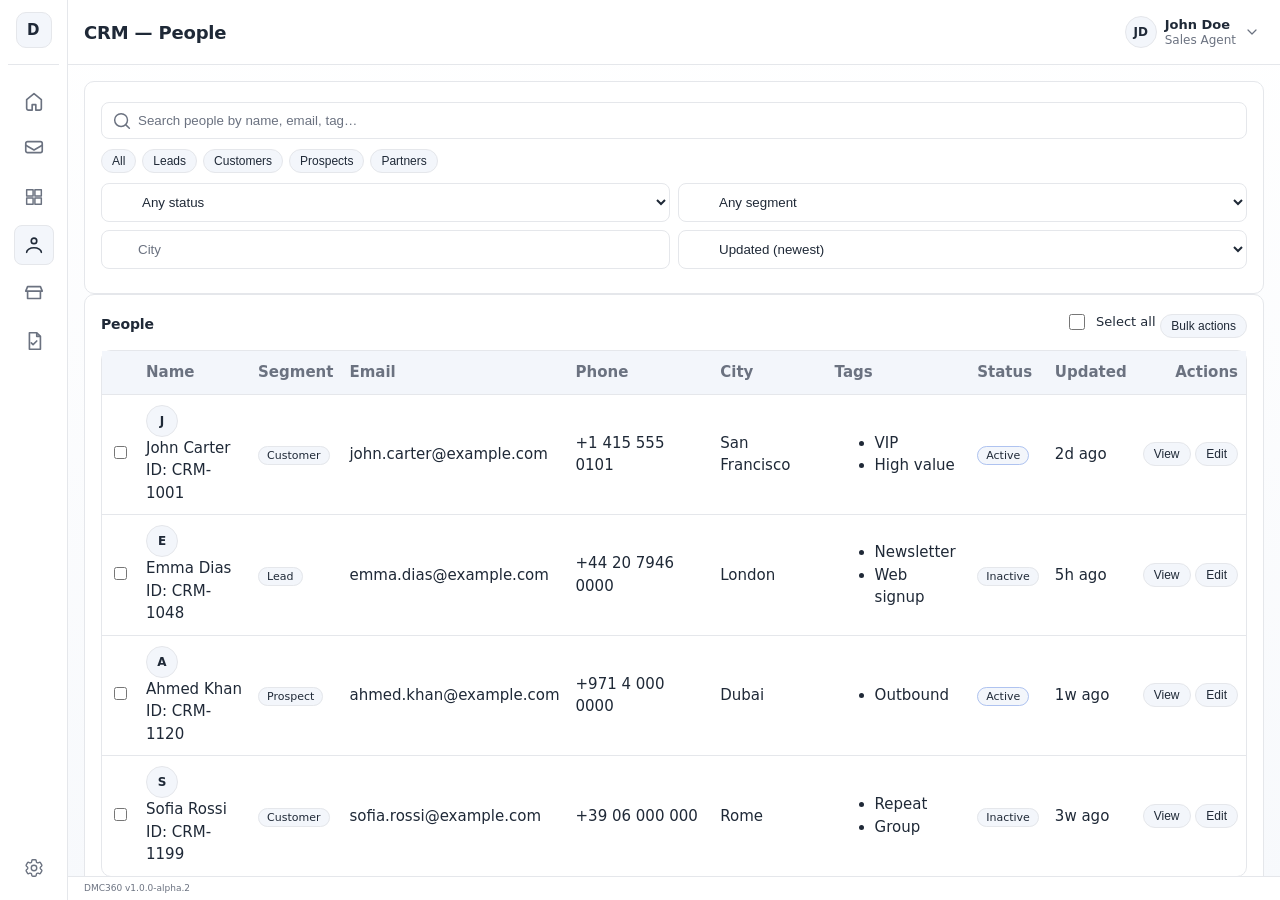
<file: static/dmc360/dashboard-crm.html>
<!doctype html>
<html lang="en">
  <head>
    <meta charset="utf-8" />
    <meta name="viewport" content="width=device-width, initial-scale=1" />
    <title>DMC 360 — CRM · People</title>
    <link rel="stylesheet" href="./css/style.css" />
  </head>
  <body>
    <div class="layout">
      <aside class="sidebar">
        <div class="toolbar">
          <a href="/" class="toolbar__app" aria-label="App">D</a>

          <hr class="toolbar__divider" />

          <nav class="toolbar__nav" aria-label="Primary">
            <a class="toolbar__btn" aria-label="Home" title="Home" href="./dashboard-home.html">
              <svg class="toolbar__icon" viewBox="0 0 24 24" aria-hidden="true">
                <path d="M4 10.5 12 4l8 6.5V20a2 2 0 0 1-2 2h-4v-6H10v6H6a2 2 0 0 1-2-2z" fill="none" stroke="currentColor" stroke-width="1.8" stroke-linecap="round" stroke-linejoin="round"/>
              </svg>
            </a>
            <a class="toolbar__btn" aria-label="Conversations" title="Conversations" href="./dashboard-inbox.html">
              <svg class="toolbar__icon" viewBox="0 0 24 24" aria-hidden="true">
                <rect x="3" y="4" width="18" height="12" rx="2" ry="2" fill="none" stroke="currentColor" stroke-width="1.8"/>
                <path d="M3 8l9 5 9-5" fill="none" stroke="currentColor" stroke-width="1.8" stroke-linecap="round" stroke-linejoin="round"/>
              </svg>
            </a>
            <a class="toolbar__btn" aria-label="Modules" title="Modules" href="./dashboard-modules.html">
              <svg class="toolbar__icon" viewBox="0 0 24 24" aria-hidden="true">
                <path d="M4 4h7v7H4zM13 4h7v7h-7zM4 13h7v7H4zM13 13h7v7h-7z" fill="none" stroke="currentColor" stroke-width="1.6" stroke-linejoin="round"/>
              </svg>
            </a>
            <a class="toolbar__btn toolbar__btn--active" aria-label="CRM" title="CRM" aria-current="page" href="./dashboard-crm.html">
              <svg class="toolbar__icon" viewBox="0 0 24 24" aria-hidden="true">
                <circle cx="12" cy="7.5" r="3" fill="none" stroke="currentColor" stroke-width="1.8"/>
                <path d="M4 20a8 5 0 0 1 16 0" fill="none" stroke="currentColor" stroke-width="1.8" stroke-linecap="round" stroke-linejoin="round"/>
              </svg>
            </a>
            <a class="toolbar__btn" aria-label="Vendors" title="Vendors" href="./dashboard-vendors.html">
              <svg class="toolbar__icon" viewBox="0 0 24 24" aria-hidden="true">
                <path d="M3 10h18l-2-5H5l-2 5Z" fill="none" stroke="currentColor" stroke-width="1.8" stroke-linejoin="round"/>
                <path d="M5 10v8h14v-8" fill="none" stroke="currentColor" stroke-width="1.8" stroke-linejoin="round"/>
              </svg>
            </a>
            <a class="toolbar__btn" aria-label="Visa & Docs" title="Visa & Docs" href="./dashboard-visa-docs.html">
              <svg class="toolbar__icon" viewBox="0 0 24 24" aria-hidden="true">
                <path d="M7 3h8l4 4v14H7V3Z" fill="none" stroke="currentColor" stroke-width="1.8" stroke-linejoin="round"/>
                <path d="M15 3v4h4" fill="none" stroke="currentColor" stroke-width="1.8" stroke-linejoin="round"/>
                <path d="M9 14l2 2 4-4" fill="none" stroke="currentColor" stroke-width="1.8" stroke-linecap="round" stroke-linejoin="round"/>
              </svg>
            </a>
          </nav>

          <div class="toolbar__spacer" aria-hidden="true"></div>

          <a class="toolbar__btn" aria-label="Settings" title="Settings" href="./dashboard-settings.html">
            <svg class="toolbar__icon" viewBox="0 0 24 24" aria-hidden="true" fill="none" stroke="currentColor" stroke-width="1.5">
              <path stroke-linecap="round" stroke-linejoin="round" d="M9.594 3.94c.09-.542.56-.94 1.11-.94h2.593c.55 0 1.02.398 1.11.94l.213 1.281c.063.374.313.686.645.87.074.04.147.083.22.127.325.196.72.257 1.075.124l1.217-.456a1.125 1.125 0 0 1 1.37.49l1.296 2.247a1.125 1.125 0 0 1-.26 1.431l-1.003.827c-.293.241-.438.613-.43.992a7.723 7.723 0 0 1 0 .255c-.008.378.137.75.43.991l1.004.827c.424.35.534.955.26 1.43l-1.298 2.247a1.125 1.125 0 0 1-1.369.491l-1.217-.456c-.355-.133-.75-.072-1.076.124a6.47 6.47 0 0 1-.22.128c-.331.183-.581.495-.644.869l-.213 1.281c-.09.543-.56.94-1.11.94h-2.594c-.55 0-1.019-.398-1.11-.94l-.213-1.281c-.062-.374-.312-.686-.644-.87a6.52 6.52 0 0 1-.22-.127c-.325-.196-.72-.257-1.076-.124l-1.217.456a1.125 1.125 0 0 1-1.369-.49l-1.297-2.247a1.125 1.125 0 0 1 .26-1.431l1.004-.827c.292-.24.437-.613.43-.991a6.932 6.932 0 0 1 0-.255c.007-.38-.138-.751-.43-.992l-1.004-.827a1.125 1.125 0 0 1-.26-1.43l1.297-2.247a1.125 1.125 0 0 1 1.37-.491l1.216.456c.356.133.751.072 1.076-.124.072-.044.146-.086.22-.128.332-.183.582-.495.644-.869l.214-1.28Z" />
              <path stroke-linecap="round" stroke-linejoin="round" d="M15 12a3 3 0 1 1-6 0 3 3 0 0 1 6 0Z" />
            </svg>
          </a>
        </div>
      </aside>

      <section class="main">
        <header class="app-header">
          <h1 class="page-title">CRM — People</h1>
          <div class="header-right">
            <details class="user-menu">
              <summary class="user-menu__summary" aria-label="Open user menu">
                <div class="user-menu__avatar" aria-hidden="true">JD</div>
                <div class="user-menu__meta">
                  <div class="user-menu__name">John Doe</div>
                  <div class="user-menu__role">Sales Agent</div>
                </div>
                <svg class="user-menu__chevron" viewBox="0 0 24 24" aria-hidden="true">
                  <path d="M6 9l6 6 6-6" fill="none" stroke="currentColor" stroke-width="1.8" stroke-linecap="round" stroke-linejoin="round"/>
                </svg>
              </summary>
              <ul class="user-menu__list" role="menu">
                <li class="user-menu__item"><a class="user-menu__link" href="#" role="menuitem">Profile</a></li>
                <li class="user-menu__item"><a class="user-menu__link" href="#" role="menuitem">Preferences</a></li>
                <li class="user-menu__item"><hr /></li>
                <li class="user-menu__item"><a class="user-menu__link" href="./login.html" role="menuitem">Sign out</a></li>
              </ul>
            </details>
          </div>
        </header>

        <div class="content">
          <div class="people-page">
            <div class="people-left">
              <article class="panel">
                <div class="panel-body">
                  <div class="modules-toolbar">
                    <div class="input-wrap">
                      <svg class="icon" viewBox="0 0 24 24" aria-hidden="true">
                        <circle cx="11" cy="11" r="7" fill="none" stroke="currentColor" stroke-width="1.6"/>
                        <path d="M20 20l-3.5-3.5" fill="none" stroke="currentColor" stroke-width="1.6" stroke-linecap="round"/>
                      </svg>
                      <input class="text-input" type="search" placeholder="Search people by name, email, tag…" />
                    </div>
                    <div class="thread-filters">
                      <button class="pill" aria-pressed="true">All</button>
                      <button class="pill">Leads</button>
                      <button class="pill">Customers</button>
                      <button class="pill">Prospects</button>
                      <button class="pill">Partners</button>
                    </div>
                    <div class="mini-grid">
                      <select class="text-input" aria-label="Status">
                        <option selected>Any status</option>
                        <option>Active</option>
                        <option>Inactive</option>
                      </select>
                      <select class="text-input" aria-label="Segment">
                        <option selected>Any segment</option>
                        <option>Lead</option>
                        <option>Customer</option>
                        <option>Prospect</option>
                        <option>Partner</option>
                      </select>
                      <input class="text-input" type="text" placeholder="City" aria-label="City" />
                      <select class="text-input" aria-label="Sort">
                        <option selected>Updated (newest)</option>
                        <option>Name (A–Z)</option>
                        <option>Segment</option>
                        <option>Status</option>
                      </select>
                    </div>
                  </div>
                </div>
              </article>

              <article class="panel">
                <header class="panel-header">
                  <h3 class="panel-title">People</h3>
                  <div class="panel-actions">
                    <label class="checkbox">
                      <input type="checkbox" />
                      <span>Select all</span>
                    </label>
                    <button class="pill" type="button">Bulk actions</button>
                  </div>
                </header>
                <div class="panel-body">
                  <div class="table-wrap">
                    <table class="table" aria-label="People">
                      <thead>
                        <tr>
                          <th style="width:32px;"></th>
                          <th>Name</th>
                          <th>Segment</th>
                          <th>Email</th>
                          <th>Phone</th>
                          <th>City</th>
                          <th>Tags</th>
                          <th>Status</th>
                          <th>Updated</th>
                          <th style="text-align:right;">Actions</th>
                        </tr>
                      </thead>
                      <tbody>
                        <tr class="is-selected">
                          <td><input type="checkbox" aria-label="Select row" /></td>
                          <td>
                            <div class="row-cell">
                              <div class="avatar small">J</div>
                              <div>
                                <div class="row-title">John Carter</div>
                                <div class="row-subtitle">ID: CRM-1001</div>
                              </div>
                            </div>
                          </td>
                          <td><span class="pill small">Customer</span></td>
                          <td>john.carter@example.com</td>
                          <td>+1 415 555 0101</td>
                          <td>San Francisco</td>
                          <td>
                            <ul class="mini-tags">
                              <li>VIP</li><li>High value</li>
                            </ul>
                          </td>
                          <td><span class="pill small success">Active</span></td>
                          <td>2d ago</td>
                          <td class="actions-cell">
                            <button class="pill" type="button">View</button>
                            <button class="pill" type="button">Edit</button>
                          </td>
                        </tr>

                        <tr>
                          <td><input type="checkbox" aria-label="Select row" /></td>
                          <td>
                            <div class="row-cell">
                              <div class="avatar small">E</div>
                              <div>
                                <div class="row-title">Emma Dias</div>
                                <div class="row-subtitle">ID: CRM-1048</div>
                              </div>
                            </div>
                          </td>
                          <td><span class="pill small">Lead</span></td>
                          <td>emma.dias@example.com</td>
                          <td>+44 20 7946 0000</td>
                          <td>London</td>
                          <td>
                            <ul class="mini-tags">
                              <li>Newsletter</li><li>Web signup</li>
                            </ul>
                          </td>
                          <td><span class="pill small">Inactive</span></td>
                          <td>5h ago</td>
                          <td class="actions-cell">
                            <button class="pill" type="button">View</button>
                            <button class="pill" type="button">Edit</button>
                          </td>
                        </tr>

                        <tr>
                          <td><input type="checkbox" aria-label="Select row" /></td>
                          <td>
                            <div class="row-cell">
                              <div class="avatar small">A</div>
                              <div>
                                <div class="row-title">Ahmed Khan</div>
                                <div class="row-subtitle">ID: CRM-1120</div>
                              </div>
                            </div>
                          </td>
                          <td><span class="pill small">Prospect</span></td>
                          <td>ahmed.khan@example.com</td>
                          <td>+971 4 000 0000</td>
                          <td>Dubai</td>
                          <td>
                            <ul class="mini-tags">
                              <li>Outbound</li>
                            </ul>
                          </td>
                          <td><span class="pill small success">Active</span></td>
                          <td>1w ago</td>
                          <td class="actions-cell">
                            <button class="pill" type="button">View</button>
                            <button class="pill" type="button">Edit</button>
                          </td>
                        </tr>

                        <tr>
                          <td><input type="checkbox" aria-label="Select row" /></td>
                          <td>
                            <div class="row-cell">
                              <div class="avatar small">S</div>
                              <div>
                                <div class="row-title">Sofia Rossi</div>
                                <div class="row-subtitle">ID: CRM-1199</div>
                              </div>
                            </div>
                          </td>
                          <td><span class="pill small">Customer</span></td>
                          <td>sofia.rossi@example.com</td>
                          <td>+39 06 000 000</td>
                          <td>Rome</td>
                          <td>
                            <ul class="mini-tags">
                              <li>Repeat</li><li>Group</li>
                            </ul>
                          </td>
                          <td><span class="pill small">Inactive</span></td>
                          <td>3w ago</td>
                          <td class="actions-cell">
                            <button class="pill" type="button">View</button>
                            <button class="pill" type="button">Edit</button>
                          </td>
                        </tr>
                      </tbody>
                    </table>
                  </div>
                </div>
              </article>
            </div>

            <!-- Details side panel (static example) -->
            <aside class="panel person-details" aria-label="Person details">
              <header class="panel-header">
                <h3 class="panel-title">John Carter</h3>
                <span class="pill small success">Active</span>
              </header>
              <div class="panel-body">
                <div class="mini-info">
                  <div><dt>Segment</dt><dd>Customer</dd></div>
                  <div><dt>Code</dt><dd>CRM-1001</dd></div>
                  <div><dt>Email</dt><dd>john.carter@example.com</dd></div>
                  <div><dt>Phone</dt><dd>+1 415 555 0101</dd></div>
                  <div><dt>Location</dt><dd>San Francisco, US</dd></div>
                  <div><dt>Company</dt><dd>Acme Travel</dd></div>
                </div>

                <div>
                  <div class="section-title">Tags</div>
                  <ul class="mini-tags">
                    <li>VIP</li><li>High value</li><li>Newsletter</li>
                  </ul>
                </div>

                <div>
                  <div class="section-title">Notes</div>
                  <div class="placeholder">Prefers phone in mornings. Interested in family packages for July.</div>
                </div>

                <div>
                  <div class="section-title">Recent activity</div>
                  <ul class="list">
                    <li>Updated profile — 2 days ago</li>
                    <li>Booked “Coastal Retreat” package — last month</li>
                    <li>Added tag “VIP” — last month</li>
                  </ul>
                </div>
              </div>
            </aside>
          </div>
        </div>
        <footer class="app-footer" aria-label="Status bar">
          DMC360 v1.0.0-alpha.2
        </footer>
      </section>
    </div>
  </body>
</html>
</file>
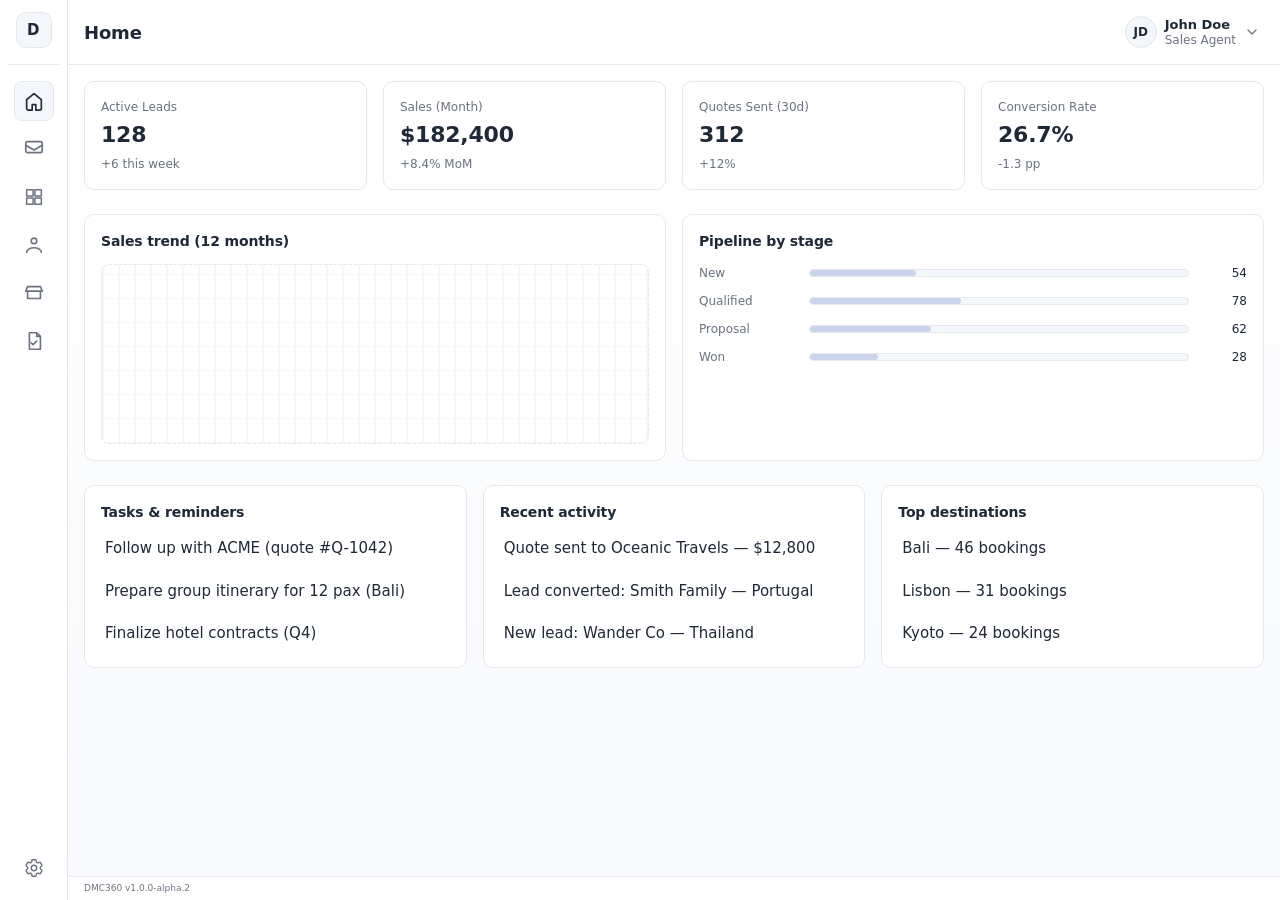
<file: static/dmc360/dashboard-home.html>
<!doctype html>
<html lang="en">
  <head>
    <meta charset="utf-8" />
    <meta name="viewport" content="width=device-width, initial-scale=1" />
    <title>DMC 360 — Home</title>
    <link rel="stylesheet" href="./css/style.css" />
    <link rel="stylesheet" href="./css/modal.css" />
  </head>
  <body>
    <div class="layout">
      <aside class="sidebar">
        <div class="toolbar">
          <a href="/" class="toolbar__app" aria-label="App">
            D
          </a>

          <hr class="toolbar__divider" />

          <nav class="toolbar__nav" aria-label="Primary">
            <a class="toolbar__btn toolbar__btn--active" aria-label="Home" title="Home" aria-current="page" href="./dashboard-home.html">
              <svg class="toolbar__icon" viewBox="0 0 24 24" aria-hidden="true">
                <path d="M4 10.5 12 4l8 6.5V20a2 2 0 0 1-2 2h-4v-6H10v6H6a2 2 0 0 1-2-2z" fill="none" stroke="currentColor" stroke-width="1.8" stroke-linecap="round" stroke-linejoin="round"/>
              </svg>
            </a>
            <a class="toolbar__btn" aria-label="Conversations" title="Conversations" href="./dashboard-inbox.html">
              <svg class="toolbar__icon" viewBox="0 0 24 24" aria-hidden="true">
                <rect x="3" y="4" width="18" height="12" rx="2" ry="2" fill="none" stroke="currentColor" stroke-width="1.8"/>
                <path d="M3 8l9 5 9-5" fill="none" stroke="currentColor" stroke-width="1.8" stroke-linecap="round" stroke-linejoin="round"/>
              </svg>
            </a>
            <a class="toolbar__btn" aria-label="Modules" title="Modules" href="./dashboard-modules.html">
              <svg class="toolbar__icon" viewBox="0 0 24 24" aria-hidden="true">
                <path d="M4 4h7v7H4zM13 4h7v7h-7zM4 13h7v7H4zM13 13h7v7h-7z" fill="none" stroke="currentColor" stroke-width="1.6" stroke-linejoin="round"/>
              </svg>
            </a>

            <a class="toolbar__btn" aria-label="CRM" title="CRM" href="./dashboard-crm.html">
              <svg class="toolbar__icon" viewBox="0 0 24 24" aria-hidden="true">
                <circle cx="12" cy="7.5" r="3" fill="none" stroke="currentColor" stroke-width="1.8"/>
                <path d="M4 20a8 5 0 0 1 16 0" fill="none" stroke="currentColor" stroke-width="1.8" stroke-linecap="round" stroke-linejoin="round"/>
              </svg>
            </a>

            <a class="toolbar__btn" aria-label="Vendors" title="Vendors" href="./dashboard-vendors.html">
              <svg class="toolbar__icon" viewBox="0 0 24 24" aria-hidden="true">
                <path d="M3 10h18l-2-5H5l-2 5Z" fill="none" stroke="currentColor" stroke-width="1.8" stroke-linejoin="round"/>
                <path d="M5 10v8h14v-8" fill="none" stroke="currentColor" stroke-width="1.8" stroke-linejoin="round"/>
              </svg>
            </a>

            <a class="toolbar__btn" aria-label="Visa & Docs" title="Visa & Docs" href="./dashboard-visa-docs.html">
              <svg class="toolbar__icon" viewBox="0 0 24 24" aria-hidden="true">
                <path d="M7 3h8l4 4v14H7V3Z" fill="none" stroke="currentColor" stroke-width="1.8" stroke-linejoin="round"/>
                <path d="M15 3v4h4" fill="none" stroke="currentColor" stroke-width="1.8" stroke-linejoin="round"/>
                <path d="M9 14l2 2 4-4" fill="none" stroke="currentColor" stroke-width="1.8" stroke-linecap="round" stroke-linejoin="round"/>
              </svg>
            </a>
          </nav>

          <div class="toolbar__spacer" aria-hidden="true"></div>

          <a class="toolbar__btn" aria-label="Settings" title="Settings" href="./dashboard-settings.html">
            <svg class="toolbar__icon" viewBox="0 0 24 24" aria-hidden="true" fill="none" stroke="currentColor" stroke-width="1.5">
              <path stroke-linecap="round" stroke-linejoin="round" d="M9.594 3.94c.09-.542.56-.94 1.11-.94h2.593c.55 0 1.02.398 1.11.94l.213 1.281c.063.374.313.686.645.87.074.04.147.083.22.127.325.196.72.257 1.075.124l1.217-.456a1.125 1.125 0 0 1 1.37.49l1.296 2.247a1.125 1.125 0 0 1-.26 1.431l-1.003.827c-.293.241-.438.613-.43.992a7.723 7.723 0 0 1 0 .255c-.008.378.137.75.43.991l1.004.827c.424.35.534.955.26 1.43l-1.298 2.247a1.125 1.125 0 0 1-1.369.491l-1.217-.456c-.355-.133-.75-.072-1.076.124a6.47 6.47 0 0 1-.22.128c-.331.183-.581.495-.644.869l-.213 1.281c-.09.543-.56.94-1.11.94h-2.594c-.55 0-1.019-.398-1.11-.94l-.213-1.281c-.062-.374-.312-.686-.644-.87a6.52 6.52 0 0 1-.22-.127c-.325-.196-.72-.257-1.076-.124l-1.217.456a1.125 1.125 0 0 1-1.369-.49l-1.297-2.247a1.125 1.125 0 0 1 .26-1.431l1.004-.827c.292-.24.437-.613.43-.991a6.932 6.932 0 0 1 0-.255c.007-.38-.138-.751-.43-.992l-1.004-.827a1.125 1.125 0 0 1-.26-1.43l1.297-2.247a1.125 1.125 0 0 1 1.37-.491l1.216.456c.356.133.751.072 1.076-.124.072-.044.146-.086.22-.128.332-.183.582-.495.644-.869l.214-1.28Z" />
              <path stroke-linecap="round" stroke-linejoin="round" d="M15 12a3 3 0 1 1-6 0 3 3 0 0 1 6 0Z" />
            </svg>
          </a>
        </div>
      </aside>

      <section class="main">
        <header class="app-header">
          <h1 class="page-title">Home</h1>
          <div class="header-right">
            <details class="user-menu">
              <summary class="user-menu__summary" aria-label="Open user menu">
                <div class="user-menu__avatar" aria-hidden="true">JD</div>
                <div class="user-menu__meta">
                  <div class="user-menu__name">John Doe</div>
                  <div class="user-menu__role">Sales Agent</div>
                </div>
                <svg class="user-menu__chevron" viewBox="0 0 24 24" aria-hidden="true">
                  <path d="M6 9l6 6 6-6" fill="none" stroke="currentColor" stroke-width="1.8" stroke-linecap="round" stroke-linejoin="round"/>
                </svg>
              </summary>
              <ul class="user-menu__list" role="menu">
                <li class="user-menu__item"><a class="user-menu__link" href="#" role="menuitem" data-modal-target="#modal-profile">Profile</a></li>
                <li class="user-menu__item"><a class="user-menu__link" href="#" role="menuitem">Preferences</a></li>
                <li class="user-menu__item"><hr /></li>
                <li class="user-menu__item"><a class="user-menu__link" href="./login.html" role="menuitem">Sign out</a></li>
              </ul>
            </details>
          </div>
        </header>

        <div class="content">
          <div class="home">
            <section aria-label="KPIs" class="stat-grid">
              <article class="panel stat-card">
                <div class="kpi-label">Active Leads</div>
                <div class="kpi">128</div>
                <div class="kpi-delta">+6 this week</div>
              </article>
              <article class="panel stat-card">
                <div class="kpi-label">Sales (Month)</div>
                <div class="kpi">$182,400</div>
                <div class="kpi-delta">+8.4% MoM</div>
              </article>
              <article class="panel stat-card">
                <div class="kpi-label">Quotes Sent (30d)</div>
                <div class="kpi">312</div>
                <div class="kpi-delta">+12%</div>
              </article>
              <article class="panel stat-card">
                <div class="kpi-label">Conversion Rate</div>
                <div class="kpi">26.7%</div>
                <div class="kpi-delta">-1.3 pp</div>
              </article>
            </section>

            <section class="panel-grid">
              <article class="panel">
                <header class="panel-header">
                  <h3 class="panel-title">Sales trend (12 months)</h3>
                </header>
                <div class="panel-body">
                  <div class="chart" role="img" aria-label="Sales trend chart placeholder"></div>
                </div>
              </article>

              <article class="panel">
                <header class="panel-header">
                  <h3 class="panel-title">Pipeline by stage</h3>
                </header>
                <div class="panel-body">
                  <div class="progress">
                    <div class="progress-row">
                      <span class="progress-label">New</span>
                      <div class="progress-track" role="progressbar" aria-label="New" aria-valuemin="0" aria-valuemax="100" aria-valuenow="28">
                        <span class="progress-bar" style="--w:28%"></span>
                      </div>
                      <span class="progress-value">54</span>
                    </div>
                    <div class="progress-row">
                      <span class="progress-label">Qualified</span>
                      <div class="progress-track" role="progressbar" aria-label="Qualified" aria-valuemin="0" aria-valuemax="100" aria-valuenow="40">
                        <span class="progress-bar" style="--w:40%"></span>
                      </div>
                      <span class="progress-value">78</span>
                    </div>
                    <div class="progress-row">
                      <span class="progress-label">Proposal</span>
                      <div class="progress-track" role="progressbar" aria-label="Proposal" aria-valuemin="0" aria-valuemax="100" aria-valuenow="32">
                        <span class="progress-bar" style="--w:32%"></span>
                      </div>
                      <span class="progress-value">62</span>
                    </div>
                    <div class="progress-row">
                      <span class="progress-label">Won</span>
                      <div class="progress-track" role="progressbar" aria-label="Won" aria-valuemin="0" aria-valuemax="100" aria-valuenow="18">
                        <span class="progress-bar" style="--w:18%"></span>
                      </div>
                      <span class="progress-value">28</span>
                    </div>
                  </div>
                </div>
              </article>
            </section>

            <section class="panel-grid thirds">
              <article class="panel">
                <header class="panel-header">
                  <h3 class="panel-title">Tasks & reminders</h3>
                </header>
                <ul class="list">
                  <li>Follow up with ACME (quote #Q-1042)</li>
                  <li>Prepare group itinerary for 12 pax (Bali)</li>
                  <li>Finalize hotel contracts (Q4)</li>
                </ul>
              </article>

              <article class="panel">
                <header class="panel-header">
                  <h3 class="panel-title">Recent activity</h3>
                </header>
                <ul class="list">
                  <li>Quote sent to Oceanic Travels — $12,800</li>
                  <li>Lead converted: Smith Family — Portugal</li>
                  <li>New lead: Wander Co — Thailand</li>
                </ul>
              </article>

              <article class="panel">
                <header class="panel-header">
                  <h3 class="panel-title">Top destinations</h3>
                </header>
                <ul class="list">
                  <li>Bali — 46 bookings</li>
                  <li>Lisbon — 31 bookings</li>
                  <li>Kyoto — 24 bookings</li>
                </ul>
              </article>
            </section>
          </div>
        </div>
        <footer class="app-footer" aria-label="Status bar">
          DMC360 v1.0.0-alpha.2
        </footer>
      </section>
    </div>

    <!-- Profile modal -->
    <div class="modal" id="modal-profile" aria-hidden="true">
      <div class="modal__backdrop" data-modal-close></div>
      <div class="modal__dialog" role="dialog" aria-modal="true" aria-labelledby="modal-profile-title">
        <header class="modal__header">
          <h2 class="modal__title" id="modal-profile-title">Profile</h2>
          <button type="button" class="modal__close" aria-label="Close" data-modal-close>
            <svg width="18" height="18" viewBox="0 0 24 24" aria-hidden="true">
              <path d="M6 6l12 12M18 6L6 18" fill="none" stroke="currentColor" stroke-width="2" stroke-linecap="round"/>
            </svg>
          </button>
        </header>
        <div class="modal__body">
          <div class="stack">
            <div class="field">
              <label for="pf-name">Full name</label>
              <input id="pf-name" type="text" class="text-input" placeholder="John Doe" />
            </div>
            <div class="field">
              <label for="pf-email">Email</label>
              <input id="pf-email" type="email" class="text-input" placeholder="john@example.com" />
            </div>
          </div>
        </div>
        <footer class="modal__footer">
          <button type="button" class="btn" data-modal-close>Close</button>
          <button type="button" class="btn">Save</button>
        </footer>
      </div>
    </div>

    <!-- Modal script (scoped to Home) -->
    <script>
      (function () {
        const $ = (s, r = document) => r.querySelector(s);
        const $$ = (s, r = document) => Array.from(r.querySelectorAll(s));

        const modal = $('#modal-profile');
        if (!modal) return;

        let lastActive = null;
        const focusables = () =>
          $$('a[href],button,textarea,input,select,details summary,[tabindex]:not([tabindex="-1"])', modal)
            .filter(el => !el.hasAttribute('disabled') && el.offsetParent !== null);

        const open = () => {
          lastActive = document.activeElement;
          document.body.classList.add('has-modal');
          modal.classList.add('is-open');
          modal.removeAttribute('aria-hidden');
          const first = focusables()[0] || modal;
          first.focus();
          document.addEventListener('keydown', onKeydown);
          // close the user menu popover
          const um = document.querySelector('details.user-menu[open]'); if (um) um.removeAttribute('open');
        };

        const close = () => {
          modal.classList.remove('is-open');
          modal.setAttribute('aria-hidden','true');
          document.body.classList.remove('has-modal');
          document.removeEventListener('keydown', onKeydown);
          if (lastActive && lastActive.focus) lastActive.focus();
        };

        const onKeydown = (e) => {
          if (e.key === 'Escape') { e.preventDefault(); close(); return; }
          if (e.key === 'Tab') {
            const f = focusables();
            if (!f.length) return;
            const i = f.indexOf(document.activeElement);
            if (e.shiftKey && (i <= 0)) { e.preventDefault(); f[f.length - 1].focus(); }
            else if (!e.shiftKey && (i === f.length - 1)) { e.preventDefault(); f[0].focus(); }
          }
        };

        document.addEventListener('click', (e) => {
          const trigger = e.target.closest('.user-menu__link[data-modal-target="#modal-profile"]');
          if (trigger) { e.preventDefault(); open(); return; }
          const closer = e.target.closest('[data-modal-close]');
          if (closer) { e.preventDefault(); close(); }
        });
      })();
    </script>
  </body>
</html>
</file>
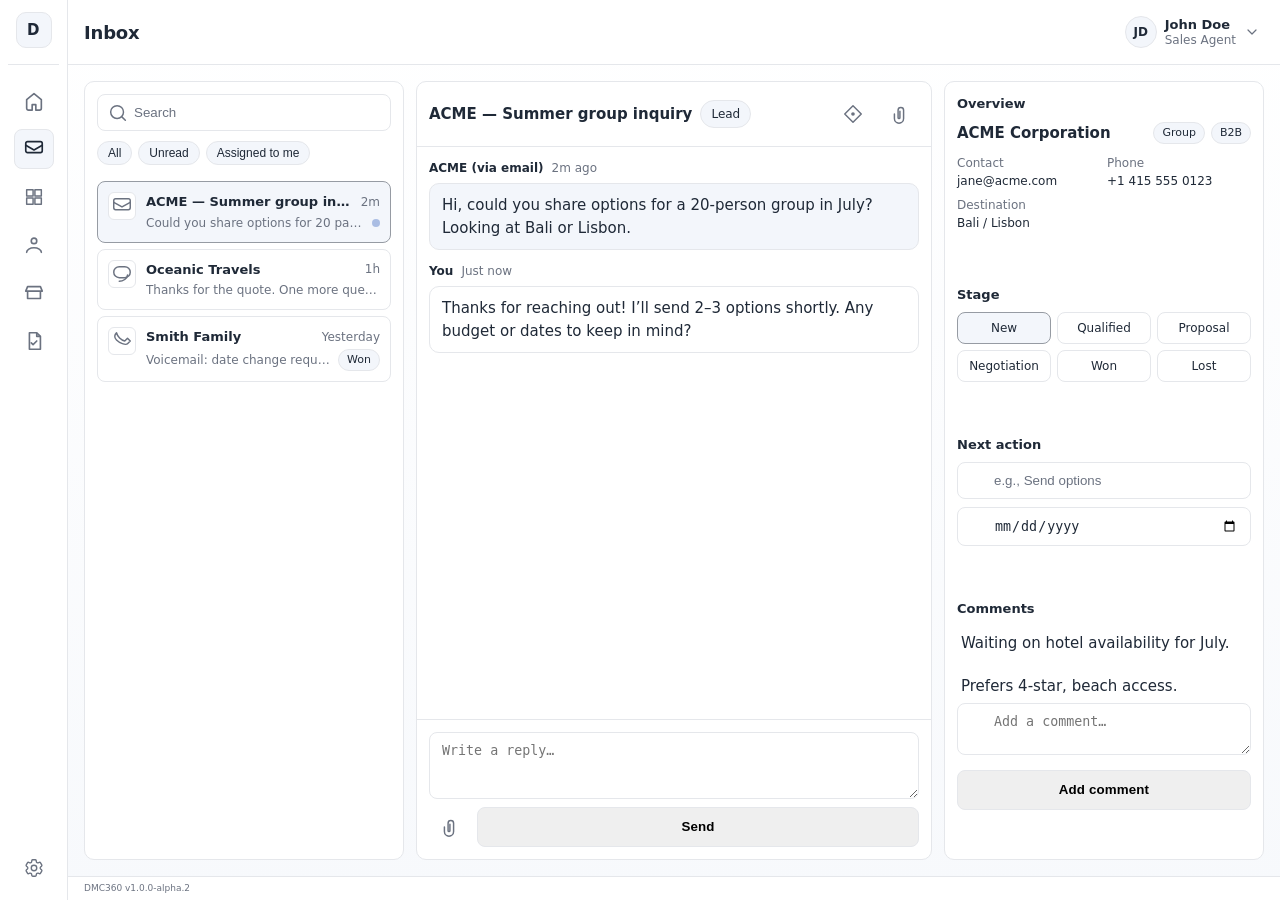
<file: static/dmc360/dashboard-inbox.html>
<!doctype html>
<html lang="en">
  <head>
    <meta charset="utf-8" />
    <meta name="viewport" content="width=device-width, initial-scale=1" />
    <title>DMC 360 — Inbox</title>
    <link rel="stylesheet" href="./css/style.css" />
  </head>
  <body>
    <div class="layout">
      <aside class="sidebar">
        <div class="toolbar">
          <a href="/" class="toolbar__app" aria-label="App">
            D
          </a>

          <hr class="toolbar__divider" />

          <nav class="toolbar__nav" aria-label="Primary">
            <a class="toolbar__btn" aria-label="Home" title="Home" href="./dashboard-home.html">
              <svg class="toolbar__icon" viewBox="0 0 24 24" aria-hidden="true">
                <path d="M4 10.5 12 4l8 6.5V20a2 2 0 0 1-2 2h-4v-6H10v6H6a2 2 0 0 1-2-2z" fill="none" stroke="currentColor" stroke-width="1.8" stroke-linecap="round" stroke-linejoin="round"/>
              </svg>
            </a>
            <a class="toolbar__btn toolbar__btn--active" aria-label="Conversations" title="Conversations" aria-current="page" href="./dashboard-inbox.html">
              <svg class="toolbar__icon" viewBox="0 0 24 24" aria-hidden="true">
                <rect x="3" y="4" width="18" height="12" rx="2" ry="2" fill="none" stroke="currentColor" stroke-width="1.8"/>
                <path d="M3 8l9 5 9-5" fill="none" stroke="currentColor" stroke-width="1.8" stroke-linecap="round" stroke-linejoin="round"/>
              </svg>
            </a>
            <a class="toolbar__btn" aria-label="Modules" title="Modules" href="./dashboard-modules.html">
              <svg class="toolbar__icon" viewBox="0 0 24 24" aria-hidden="true">
                <path d="M4 4h7v7H4zM13 4h7v7h-7zM4 13h7v7H4zM13 13h7v7h-7z" fill="none" stroke="currentColor" stroke-width="1.6" stroke-linejoin="round"/>
              </svg>
            </a>

            <a class="toolbar__btn" aria-label="CRM" title="CRM" href="./dashboard-crm.html">
              <svg class="toolbar__icon" viewBox="0 0 24 24" aria-hidden="true">
                <circle cx="12" cy="7.5" r="3" fill="none" stroke="currentColor" stroke-width="1.8"/>
                <path d="M4 20a8 5 0 0 1 16 0" fill="none" stroke="currentColor" stroke-width="1.8" stroke-linecap="round" stroke-linejoin="round"/>
              </svg>
            </a>

            <a class="toolbar__btn" aria-label="Vendors" title="Vendors" href="./dashboard-vendors.html">
              <svg class="toolbar__icon" viewBox="0 0 24 24" aria-hidden="true">
                <path d="M3 10h18l-2-5H5l-2 5Z" fill="none" stroke="currentColor" stroke-width="1.8" stroke-linejoin="round"/>
                <path d="M5 10v8h14v-8" fill="none" stroke="currentColor" stroke-width="1.8" stroke-linejoin="round"/>
              </svg>
            </a>

            <a class="toolbar__btn" aria-label="Visa & Docs" title="Visa & Docs" href="./dashboard-visa-docs.html">
              <svg class="toolbar__icon" viewBox="0 0 24 24" aria-hidden="true">
                <path d="M7 3h8l4 4v14H7V3Z" fill="none" stroke="currentColor" stroke-width="1.8" stroke-linejoin="round"/>
                <path d="M15 3v4h4" fill="none" stroke="currentColor" stroke-width="1.8" stroke-linejoin="round"/>
                <path d="M9 14l2 2 4-4" fill="none" stroke="currentColor" stroke-width="1.8" stroke-linecap="round" stroke-linejoin="round"/>
              </svg>
            </a>
          </nav>

          <div class="toolbar__spacer" aria-hidden="true"></div>

          <a class="toolbar__btn" aria-label="Settings" title="Settings" href="./dashboard-settings.html">
            <svg class="toolbar__icon" viewBox="0 0 24 24" aria-hidden="true" fill="none" stroke="currentColor" stroke-width="1.5">
              <path stroke-linecap="round" stroke-linejoin="round" d="M9.594 3.94c.09-.542.56-.94 1.11-.94h2.593c.55 0 1.02.398 1.11.94l.213 1.281c.063.374.313.686.645.87.074.04.147.083.22.127.325.196.72.257 1.075.124l1.217-.456a1.125 1.125 0 0 1 1.37.49l1.296 2.247a1.125 1.125 0 0 1-.26 1.431l-1.003.827c-.293.241-.438.613-.43.992a7.723 7.723 0 0 1 0 .255c-.008.378.137.75.43.991l1.004.827c.424.35.534.955.26 1.43l-1.298 2.247a1.125 1.125 0 0 1-1.369.491l-1.217-.456c-.355-.133-.75-.072-1.076.124a6.47 6.47 0 0 1-.22.128c-.331.183-.581.495-.644.869l-.213 1.281c-.09.543-.56.94-1.11.94h-2.594c-.55 0-1.019-.398-1.11-.94l-.213-1.281c-.062-.374-.312-.686-.644-.87a6.52 6.52 0 0 1-.22-.127c-.325-.196-.72-.257-1.076-.124l-1.217.456a1.125 1.125 0 0 1-1.369-.49l-1.297-2.247a1.125 1.125 0 0 1 .26-1.431l1.004-.827c.292-.24.437-.613.43-.991a6.932 6.932 0 0 1 0-.255c.007-.38-.138-.751-.43-.992l-1.004-.827a1.125 1.125 0 0 1-.26-1.43l1.297-2.247a1.125 1.125 0 0 1 1.37-.491l1.216.456c.356.133.751.072 1.076-.124.072-.044.146-.086.22-.128.332-.183.582-.495.644-.869l.214-1.28Z" />
              <path stroke-linecap="round" stroke-linejoin="round" d="M15 12a3 3 0 1 1-6 0 3 3 0 0 1 6 0Z" />
            </svg>
          </a>
        </div>
      </aside>

      <section class="main">
        <header class="app-header">
          <h1 class="page-title">Inbox</h1>
          <div class="header-right">
            <details class="user-menu">
              <summary class="user-menu__summary" aria-label="Open user menu">
                <div class="user-menu__avatar" aria-hidden="true">JD</div>
                <div class="user-menu__meta">
                  <div class="user-menu__name">John Doe</div>
                  <div class="user-menu__role">Sales Agent</div>
                </div>
                <svg class="user-menu__chevron" viewBox="0 0 24 24" aria-hidden="true">
                  <path d="M6 9l6 6 6-6" fill="none" stroke="currentColor" stroke-width="1.8" stroke-linecap="round" stroke-linejoin="round"/>
                </svg>
              </summary>
              <ul class="user-menu__list" role="menu">
                <li class="user-menu__item"><a class="user-menu__link" href="#" role="menuitem">Profile</a></li>
                <li class="user-menu__item"><a class="user-menu__link" href="#" role="menuitem">Preferences</a></li>
                <li class="user-menu__item"><hr /></li>
                <li class="user-menu__item"><a class="user-menu__link" href="./login.html" role="menuitem">Sign out</a></li>
              </ul>
            </details>
          </div>
        </header>

        <div class="content">
          <div class="inbox">
            <!-- Threads (left) -->
            <aside class="panel threads inbox__threads" aria-label="Conversations">
              <div class="thread-tools">
                <div class="input-wrap">
                  <svg class="icon" viewBox="0 0 24 24" aria-hidden="true">
                    <circle cx="11" cy="11" r="7" fill="none" stroke="currentColor" stroke-width="1.6"/>
                    <path d="M20 20l-3.5-3.5" fill="none" stroke="currentColor" stroke-width="1.6" stroke-linecap="round"/>
                  </svg>
                  <input class="text-input" type="search" placeholder="Search" />
                </div>
                <div class="thread-filters">
                  <button class="pill" aria-pressed="true">All</button>
                  <button class="pill">Unread</button>
                  <button class="pill">Assigned to me</button>
                </div>
              </div>

              <ul class="thread-list">
                <li class="thread-item is-active">
                  <div class="thread-chan" aria-hidden="true" title="Email">
                    <svg class="icon" viewBox="0 0 24 24">
                      <rect x="3" y="4" width="18" height="12" rx="2" ry="2" fill="none" stroke="currentColor" stroke-width="1.6"/>
                      <path d="M3 8l9 5 9-5" fill="none" stroke="currentColor" stroke-width="1.6" stroke-linecap="round" stroke-linejoin="round"/>
                    </svg>
                  </div>
                  <div class="thread-main">
                    <div class="thread-top">
                      <strong class="thread-title">ACME — Summer group inquiry</strong>
                      <span class="thread-time">2m</span>
                    </div>
                    <div class="thread-bottom">
                      <span class="thread-snippet">Could you share options for 20 pax in July?</span>
                      <span class="unread-dot" title="Unread"></span>
                    </div>
                  </div>
                </li>

                <li class="thread-item">
                  <div class="thread-chan" aria-hidden="true" title="Chat">
                    <svg class="icon" viewBox="0 0 24 24">
                      <rect x="3" y="4" width="18" height="12" rx="6" ry="6" fill="none" stroke="currentColor" stroke-width="1.6"/>
                      <path d="M9 20c4 0 9-3 9-7" fill="none" stroke="currentColor" stroke-width="1.6" stroke-linecap="round"/>
                    </svg>
                  </div>
                  <div class="thread-main">
                    <div class="thread-top">
                      <strong class="thread-title">Oceanic Travels</strong>
                      <span class="thread-time">1h</span>
                    </div>
                    <div class="thread-bottom">
                      <span class="thread-snippet">Thanks for the quote. One more question…</span>
                    </div>
                  </div>
                </li>

                <li class="thread-item">
                  <div class="thread-chan" aria-hidden="true" title="Phone">
                    <svg class="icon" viewBox="0 0 24 24">
                      <path d="M6 3c1 4 5 8 9 9l3-3 3 3-3 3c-2 2-9-1-12-4S4 5 6 3z" fill="none" stroke="currentColor" stroke-width="1.6" stroke-linecap="round" stroke-linejoin="round"/>
                    </svg>
                  </div>
                  <div class="thread-main">
                    <div class="thread-top">
                      <strong class="thread-title">Smith Family</strong>
                      <span class="thread-time">Yesterday</span>
                    </div>
                    <div class="thread-bottom">
                      <span class="thread-snippet">Voicemail: date change request.</span>
                      <span class="pill small">Won</span>
                    </div>
                  </div>
                </li>
              </ul>
            </aside>

            <!-- Conversation (center) -->
            <section class="panel conversation inbox__conversation" aria-label="Conversation">
              <header class="conv-header">
                <div class="conv-title">
                  <strong>ACME — Summer group inquiry</strong>
                  <span class="pill">Lead</span>
                </div>
                <div class="conv-actions">
                  <button class="icon-btn" aria-label="Tag">
                    <svg class="icon" viewBox="0 0 24 24" aria-hidden="true">
                      <path d="M3 12l9-9 9 9-9 9z" fill="none" stroke="currentColor" stroke-width="1.6" stroke-linejoin="round"/>
                      <circle cx="12" cy="12" r="2" fill="currentColor"/>
                    </svg>
                  </button>
                  <button class="icon-btn" aria-label="Attach file">
                    <svg class="icon" viewBox="0 0 24 24" aria-hidden="true">
                      <path d="M7 12v5a5 5 0 0 0 10 0V8a3 3 0 0 0-6 0v8a1 1 0 0 0 2 0V9" fill="none" stroke="currentColor" stroke-width="1.6" stroke-linecap="round" stroke-linejoin="round"/>
                    </svg>
                  </button>
                </div>
              </header>

              <div class="messages" role="log" aria-live="polite">
                <article class="msg in">
                  <header class="msg-meta">
                    <span class="from">ACME (via email)</span>
                    <time class="time">2m ago</time>
                  </header>
                  <div class="msg-body">
                    Hi, could you share options for a 20-person group in July? Looking at Bali or Lisbon.
                  </div>
                </article>

                <article class="msg out">
                  <header class="msg-meta">
                    <span class="from">You</span>
                    <time class="time">Just now</time>
                  </header>
                  <div class="msg-body">
                    Thanks for reaching out! I’ll send 2–3 options shortly. Any budget or dates to keep in mind?
                  </div>
                </article>
              </div>

              <form class="composer" action="#" method="post">
                <textarea class="text-input" rows="3" placeholder="Write a reply…"></textarea>
                <div class="composer-actions">
                  <div class="left-actions">
                    <button class="icon-btn" type="button" aria-label="Attach file">
                      <svg class="icon" viewBox="0 0 24 24" aria-hidden="true">
                        <path d="M7 12v5a5 5 0 0 0 10 0V8a3 3 0 0 0-6 0v8a1 1 0 0 0 2 0V9" fill="none" stroke="currentColor" stroke-width="1.6" stroke-linecap="round" stroke-linejoin="round"/>
                      </svg>
                    </button>
                  </div>
                  <button class="btn" type="submit" aria-label="Send">Send</button>
                </div>
              </form>
            </section>

            <!-- Details (right) -->
            <aside class="panel details inbox__details" aria-label="Lead details">
              <section class="detail-section">
                <h3 class="section-title">Overview</h3>
                <div class="lead-title">
                  <strong>ACME Corporation</strong>
                  <div class="labels">
                    <span class="pill small">Group</span>
                    <span class="pill small">B2B</span>
                  </div>
                </div>
                <dl class="mini-info">
                  <div><dt>Contact</dt><dd>jane@acme.com</dd></div>
                  <div><dt>Phone</dt><dd>+1 415 555 0123</dd></div>
                  <div><dt>Destination</dt><dd>Bali / Lisbon</dd></div>
                </dl>
              </section>

              <section class="detail-section">
                <h3 class="section-title">Stage</h3>
                <div class="stages" role="radiogroup" aria-label="Pipeline stage">
                  <input type="radio" id="stage-new" name="stage" checked />
                  <label for="stage-new">New</label>

                  <input type="radio" id="stage-qualified" name="stage" />
                  <label for="stage-qualified">Qualified</label>

                  <input type="radio" id="stage-proposal" name="stage" />
                  <label for="stage-proposal">Proposal</label>

                  <input type="radio" id="stage-negotiation" name="stage" />
                  <label for="stage-negotiation">Negotiation</label>

                  <input type="radio" id="stage-won" name="stage" />
                  <label for="stage-won">Won</label>

                  <input type="radio" id="stage-lost" name="stage" />
                  <label for="stage-lost">Lost</label>
                </div>
              </section>

              <section class="detail-section">
                <h3 class="section-title">Next action</h3>
                <div class="mini-form">
                  <input class="text-input" type="text" placeholder="e.g., Send options" />
                  <input class="text-input" type="date" />
                </div>
              </section>

              <section class="detail-section">
                <h3 class="section-title">Comments</h3>
                <ul class="list">
                  <li>Waiting on hotel availability for July.</li>
                  <li>Prefers 4-star, beach access.</li>
                </ul>
                <textarea class="text-input" rows="2" placeholder="Add a comment…"></textarea>
                <div class="actions-row">
                  <button class="btn" type="button">Add comment</button>
                </div>
              </section>
            </aside>
          </div>
        </div>
        <footer class="app-footer" aria-label="Status bar">
          DMC360 v1.0.0-alpha.2
        </footer>
      </section>
    </div>
  </body>
</html>
</file>
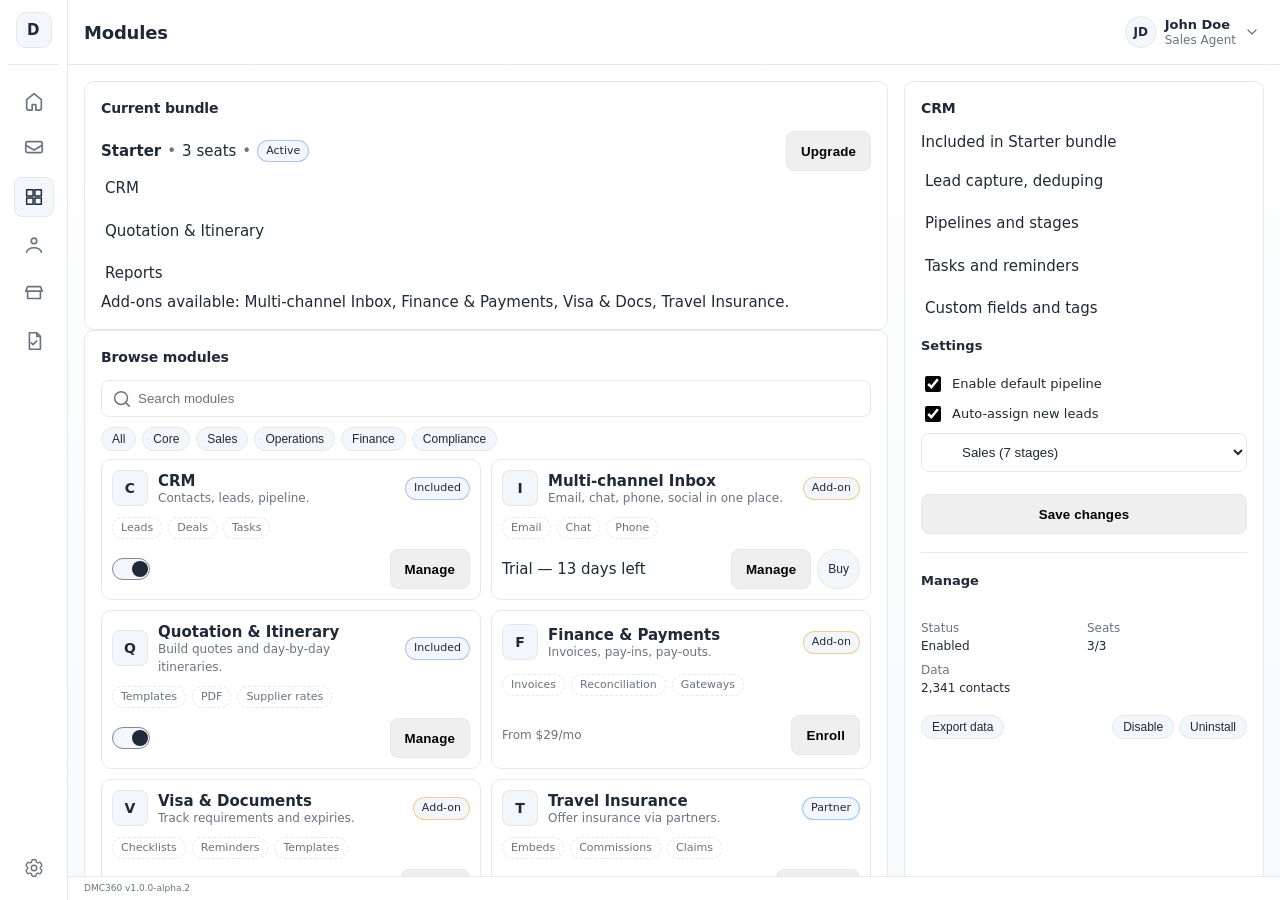
<file: static/dmc360/dashboard-modules.html>
<!doctype html>
<html lang="en">
  <head>
    <meta charset="utf-8" />
    <meta name="viewport" content="width=device-width, initial-scale=1" />
    <title>DMC 360 — Modules</title>
    <link rel="stylesheet" href="./css/style.css" />
  </head>
  <body>
    <div class="layout">
      <aside class="sidebar">
        <div class="toolbar">
          <a href="/" class="toolbar__app" aria-label="App">D</a>

          <hr class="toolbar__divider" />

          <nav class="toolbar__nav" aria-label="Primary">
            <a class="toolbar__btn" aria-label="Home" title="Home" href="./dashboard-home.html">
              <svg class="toolbar__icon" viewBox="0 0 24 24" aria-hidden="true">
                <path d="M4 10.5 12 4l8 6.5V20a2 2 0 0 1-2 2h-4v-6H10v6H6a2 2 0 0 1-2-2z" fill="none" stroke="currentColor" stroke-width="1.8" stroke-linecap="round" stroke-linejoin="round"/>
              </svg>
            </a>
            <a class="toolbar__btn" aria-label="Conversations" title="Conversations" href="./dashboard-inbox.html">
              <svg class="toolbar__icon" viewBox="0 0 24 24" aria-hidden="true">
                <rect x="3" y="4" width="18" height="12" rx="2" ry="2" fill="none" stroke="currentColor" stroke-width="1.8"/>
                <path d="M3 8l9 5 9-5" fill="none" stroke="currentColor" stroke-width="1.8" stroke-linecap="round" stroke-linejoin="round"/>
              </svg>
            </a>
            <a class="toolbar__btn toolbar__btn--active" aria-label="Modules" title="Modules" aria-current="page" href="./dashboard-modules.html">
              <svg class="toolbar__icon" viewBox="0 0 24 24" aria-hidden="true">
                <path d="M4 4h7v7H4zM13 4h7v7h-7zM4 13h7v7H4zM13 13h7v7h-7z" fill="none" stroke="currentColor" stroke-width="1.6" stroke-linejoin="round"/>
              </svg>
            </a>
            <a class="toolbar__btn" aria-label="CRM" title="CRM" href="./dashboard-crm.html">
              <svg class="toolbar__icon" viewBox="0 0 24 24" aria-hidden="true">
                <circle cx="12" cy="7.5" r="3" fill="none" stroke="currentColor" stroke-width="1.8"/>
                <path d="M4 20a8 5 0 0 1 16 0" fill="none" stroke="currentColor" stroke-width="1.8" stroke-linecap="round" stroke-linejoin="round"/>
              </svg>
            </a>
            <a class="toolbar__btn" aria-label="Vendors" title="Vendors" href="./dashboard-vendors.html">
              <svg class="toolbar__icon" viewBox="0 0 24 24" aria-hidden="true">
                <path d="M3 10h18l-2-5H5l-2 5Z" fill="none" stroke="currentColor" stroke-width="1.8" stroke-linejoin="round"/>
                <path d="M5 10v8h14v-8" fill="none" stroke="currentColor" stroke-width="1.8" stroke-linejoin="round"/>
              </svg>
            </a>
            <a class="toolbar__btn" aria-label="Visa & Docs" title="Visa & Docs" href="./dashboard-visa-docs.html">
              <svg class="toolbar__icon" viewBox="0 0 24 24" aria-hidden="true">
                <path d="M7 3h8l4 4v14H7V3Z" fill="none" stroke="currentColor" stroke-width="1.8" stroke-linejoin="round"/>
                <path d="M15 3v4h4" fill="none" stroke="currentColor" stroke-width="1.8" stroke-linejoin="round"/>
                <path d="M9 14l2 2 4-4" fill="none" stroke="currentColor" stroke-width="1.8" stroke-linecap="round" stroke-linejoin="round"/>
              </svg>
            </a>
          </nav>

          <div class="toolbar__spacer" aria-hidden="true"></div>

          <a class="toolbar__btn" aria-label="Settings" title="Settings" href="./dashboard-settings.html">
            <svg class="toolbar__icon" viewBox="0 0 24 24" aria-hidden="true" fill="none" stroke="currentColor" stroke-width="1.5">
              <path stroke-linecap="round" stroke-linejoin="round" d="M9.594 3.94c.09-.542.56-.94 1.11-.94h2.593c.55 0 1.02.398 1.11.94l.213 1.281c.063.374.313.686.645.87.074.04.147.083.22.127.325.196.72.257 1.075.124l1.217-.456a1.125 1.125 0 0 1 1.37.49l1.296 2.247a1.125 1.125 0 0 1-.26 1.431l-1.003.827c-.293.241-.438.613-.43.992a7.723 7.723 0 0 1 0 .255c-.008.378.137.75.43.991l1.004.827c.424.35.534.955.26 1.43l-1.298 2.247a1.125 1.125 0 0 1-1.369.491l-1.217-.456c-.355-.133-.75-.072-1.076.124a6.47 6.47 0 0 1-.22.128c-.331.183-.581.495-.644.869l-.213 1.281c-.09.543-.56.94-1.11.94h-2.594c-.55 0-1.019-.398-1.11-.94l-.213-1.281c-.062-.374-.312-.686-.644-.87a6.52 6.52 0 0 1-.22-.127c-.325-.196-.72-.257-1.076-.124l-1.217.456a1.125 1.125 0 0 1-1.369-.49l-1.297-2.247a1.125 1.125 0 0 1 .26-1.431l1.004-.827c.292-.24.437-.613.43-.991a6.932 6.932 0 0 1 0-.255c.007-.38-.138-.751-.43-.992l-1.004-.827a1.125 1.125 0 0 1-.26-1.43l1.297-2.247a1.125 1.125 0 0 1 1.37-.491l1.216.456c.356.133.751.072 1.076-.124.072-.044.146-.086.22-.128.332-.183.582-.495.644-.869l.214-1.28Z" />
              <path stroke-linecap="round" stroke-linejoin="round" d="M15 12a3 3 0 1 1-6 0 3 3 0 0 1 6 0Z" />
            </svg>
          </a>
        </div>
      </aside>

      <section class="main">
        <header class="app-header">
          <h1 class="page-title">Modules</h1>
          <div class="header-right">
            <details class="user-menu">
              <summary class="user-menu__summary" aria-label="Open user menu">
                <div class="user-menu__avatar" aria-hidden="true">JD</div>
                <div class="user-menu__meta">
                  <div class="user-menu__name">John Doe</div>
                  <div class="user-menu__role">Sales Agent</div>
                </div>
                <svg class="user-menu__chevron" viewBox="0 0 24 24" aria-hidden="true">
                  <path d="M6 9l6 6 6-6" fill="none" stroke="currentColor" stroke-width="1.8" stroke-linecap="round" stroke-linejoin="round"/>
                </svg>
              </summary>
              <ul class="user-menu__list" role="menu">
                <li class="user-menu__item"><a class="user-menu__link" href="#" role="menuitem">Profile</a></li>
                <li class="user-menu__item"><a class="user-menu__link" href="#" role="menuitem">Preferences</a></li>
                <li class="user-menu__item"><hr /></li>
                <li class="user-menu__item"><a class="user-menu__link" href="./login.html" role="menuitem">Sign out</a></li>
              </ul>
            </details>
          </div>
        </header>

        <div class="content">
          <div class="modules-page">
            <div class="modules-left">
              <!-- Current bundle -->
              <article class="panel plan-banner">
                <header class="panel-header">
                  <h3 class="panel-title">Current bundle</h3>
                </header>
                <div class="panel-body">
                  <div class="plan-row">
                    <div class="plan-name">
                      <strong>Starter</strong>
                      <span class="dot-sep">•</span>
                      <span>3 seats</span>
                      <span class="dot-sep">•</span>
                      <span class="pill small success">Active</span>
                    </div>
                    <div class="plan-actions">
                      <button class="btn" type="button">Upgrade</button>
                    </div>
                  </div>
                  <ul class="list inline">
                    <li>CRM</li>
                    <li>Quotation & Itinerary</li>
                    <li>Reports</li>
                  </ul>
                  <div class="muted">Add-ons available: Multi-channel Inbox, Finance & Payments, Visa & Docs, Travel Insurance.</div>
                </div>
              </article>

              <!-- Browse modules -->
              <article class="panel">
                <header class="panel-header">
                  <h3 class="panel-title">Browse modules</h3>
                </header>
                <div class="panel-body">
                  <div class="modules-toolbar">
                    <div class="input-wrap">
                      <svg class="icon" viewBox="0 0 24 24" aria-hidden="true">
                        <circle cx="11" cy="11" r="7" fill="none" stroke="currentColor" stroke-width="1.6"/>
                        <path d="M20 20l-3.5-3.5" fill="none" stroke="currentColor" stroke-width="1.6" stroke-linecap="round"/>
                      </svg>
                      <input class="text-input" type="search" placeholder="Search modules" />
                    </div>
                    <div class="thread-filters">
                      <button class="pill" aria-pressed="true">All</button>
                      <button class="pill">Core</button>
                      <button class="pill">Sales</button>
                      <button class="pill">Operations</button>
                      <button class="pill">Finance</button>
                      <button class="pill">Compliance</button>
                    </div>
                  </div>

                  <section class="module-grid" aria-label="Modules">
                    <!-- CRM -->
                    <article class="module-card is-installed" tabindex="0">
                      <header class="module-head">
                        <div class="module-logo">C</div>
                        <div class="module-title">
                          <strong>CRM</strong>
                          <div class="subtitle">Contacts, leads, pipeline.</div>
                        </div>
                        <span class="pill small success">Included</span>
                      </header>
                      <div class="module-body">
                        <ul class="mini-tags">
                          <li>Leads</li><li>Deals</li><li>Tasks</li>
                        </ul>
                      </div>
                      <footer class="module-foot">
                        <div class="switch">
                          <input id="crm-enabled" type="checkbox" checked />
                          <label for="crm-enabled" aria-label="Enable CRM"></label>
                        </div>
                        <div class="actions">
                          <button class="btn" type="button">Manage</button>
                        </div>
                      </footer>
                    </article>

                    <!-- Multi-channel Inbox -->
                    <article class="module-card is-installed" tabindex="0">
                      <header class="module-head">
                        <div class="module-logo">I</div>
                        <div class="module-title">
                          <strong>Multi-channel Inbox</strong>
                          <div class="subtitle">Email, chat, phone, social in one place.</div>
                        </div>
                        <span class="pill small warn">Add-on</span>
                      </header>
                      <div class="module-body">
                        <ul class="mini-tags">
                          <li>Email</li><li>Chat</li><li>Phone</li>
                        </ul>
                      </div>
                      <footer class="module-foot">
                        <span class="muted">Trial — 13 days left</span>
                        <div class="actions">
                          <button class="btn" type="button">Manage</button>
                          <button class="pill" type="button">Buy</button>
                        </div>
                      </footer>
                    </article>

                    <!-- Quotation & Itinerary -->
                    <article class="module-card" tabindex="0">
                      <header class="module-head">
                        <div class="module-logo">Q</div>
                        <div class="module-title">
                          <strong>Quotation & Itinerary</strong>
                          <div class="subtitle">Build quotes and day-by-day itineraries.</div>
                        </div>
                        <span class="pill small success">Included</span>
                      </header>
                      <div class="module-body">
                        <ul class="mini-tags">
                          <li>Templates</li><li>PDF</li><li>Supplier rates</li>
                        </ul>
                      </div>
                      <footer class="module-foot">
                        <div class="switch">
                          <input id="qi-enabled" type="checkbox" checked />
                          <label for="qi-enabled" aria-label="Enable Quotation & Itinerary"></label>
                        </div>
                        <div class="actions">
                          <button class="btn" type="button">Manage</button>
                        </div>
                      </footer>
                    </article>

                    <!-- Finance & Payments -->
                    <article class="module-card" tabindex="0">
                      <header class="module-head">
                        <div class="module-logo">F</div>
                        <div class="module-title">
                          <strong>Finance & Payments</strong>
                          <div class="subtitle">Invoices, pay-ins, pay-outs.</div>
                        </div>
                        <span class="pill small warn">Add-on</span>
                      </header>
                      <div class="module-body">
                        <ul class="mini-tags">
                          <li>Invoices</li><li>Reconciliation</li><li>Gateways</li>
                        </ul>
                      </div>
                      <footer class="module-foot">
                        <span class="price">From $29/mo</span>
                        <div class="actions">
                          <button class="btn" type="button">Enroll</button>
                        </div>
                      </footer>
                    </article>

                    <!-- Visa & Documents Tracker -->
                    <article class="module-card" tabindex="0">
                      <header class="module-head">
                        <div class="module-logo">V</div>
                        <div class="module-title">
                          <strong>Visa & Documents</strong>
                          <div class="subtitle">Track requirements and expiries.</div>
                        </div>
                        <span class="pill small warn">Add-on</span>
                      </header>
                      <div class="module-body">
                        <ul class="mini-tags">
                          <li>Checklists</li><li>Reminders</li><li>Templates</li>
                        </ul>
                      </div>
                      <footer class="module-foot">
                        <span class="price">From $19/mo</span>
                        <div class="actions">
                          <button class="btn" type="button">Enroll</button>
                        </div>
                      </footer>
                    </article>

                    <!-- Travel Insurance -->
                    <article class="module-card" tabindex="0">
                      <header class="module-head">
                        <div class="module-logo">T</div>
                        <div class="module-title">
                          <strong>Travel Insurance</strong>
                          <div class="subtitle">Offer insurance via partners.</div>
                        </div>
                        <span class="pill small info">Partner</span>
                      </header>
                      <div class="module-body">
                        <ul class="mini-tags">
                          <li>Embeds</li><li>Commissions</li><li>Claims</li>
                        </ul>
                      </div>
                      <footer class="module-foot">
                        <span class="muted">Requires partner agreement</span>
                        <div class="actions">
                          <button class="btn" type="button">Connect</button>
                        </div>
                      </footer>
                    </article>

                    <!-- Reports & Analytics -->
                    <article class="module-card" tabindex="0">
                      <header class="module-head">
                        <div class="module-logo">R</div>
                        <div class="module-title">
                          <strong>Reports & Analytics</strong>
                          <div class="subtitle">KPIs and dashboards.</div>
                        </div>
                        <span class="pill small success">Included</span>
                      </header>
                      <div class="module-body">
                        <ul class="mini-tags">
                          <li>Revenue</li><li>Conversion</li><li>Forecast</li>
                        </ul>
                      </div>
                      <footer class="module-foot">
                        <div class="switch">
                          <input id="rep-enabled" type="checkbox" checked />
                          <label for="rep-enabled" aria-label="Enable Reports & Analytics"></label>
                        </div>
                        <div class="actions">
                          <button class="btn" type="button">Manage</button>
                        </div>
                      </footer>
                    </article>

                    <!-- Inventory & Suppliers -->
                    <article class="module-card is-disabled" aria-disabled="true" tabindex="-1">
                      <header class="module-head">
                        <div class="module-logo">S</div>
                        <div class="module-title">
                          <strong>Inventory & Suppliers</strong>
                          <div class="subtitle">Contracts, rate sheets, allotments.</div>
                        </div>
                        <span class="pill small muted">Coming soon</span>
                      </header>
                      <div class="module-body">
                        <ul class="mini-tags">
                          <li>Suppliers</li><li>Rates</li><li>Availability</li>
                        </ul>
                      </div>
                      <footer class="module-foot">
                        <div class="actions">
                          <button class="pill" type="button">Notify me</button>
                        </div>
                      </footer>
                    </article>
                  </section>
                </div>
              </article>
            </div>

            <!-- Details side panel -->
            <aside class="panel module-details" aria-label="Module details">
              <header class="panel-header">
                <h3 class="panel-title">CRM</h3>
              </header>
              <div class="panel-body">
                <div class="muted">Included in Starter bundle</div>
                <ul class="list">
                  <li>Lead capture, deduping</li>
                  <li>Pipelines and stages</li>
                  <li>Tasks and reminders</li>
                  <li>Custom fields and tags</li>
                </ul>

                <h4 class="section-title">Settings</h4>
                <div class="mini-form">
                  <label class="checkbox">
                    <input type="checkbox" checked />
                    <span>Enable default pipeline</span>
                  </label>
                  <label class="checkbox">
                    <input type="checkbox" checked />
                    <span>Auto-assign new leads</span>
                  </label>
                  <select class="text-input" aria-label="Default pipeline">
                    <option selected>Sales (7 stages)</option>
                    <option>Operations (5 stages)</option>
                  </select>
                </div>

                <div class="actions-row" style="margin-top: 12px;">
                  <button class="btn" type="button">Save changes</button>
                </div>

                <hr class="divider" />

                <h4 class="section-title">Manage</h4>
                <div class="mini-info">
                  <div><dt>Status</dt><dd>Enabled</dd></div>
                  <div><dt>Seats</dt><dd>3/3</dd></div>
                  <div><dt>Data</dt><dd>2,341 contacts</dd></div>
                </div>
                <div class="actions-row" style="justify-content: space-between;">
                  <button class="pill" type="button">Export data</button>
                  <div>
                    <button class="pill" type="button">Disable</button>
                    <button class="pill" type="button">Uninstall</button>
                  </div>
                </div>
              </div>
            </aside>
          </div>
        </div>
        <footer class="app-footer" aria-label="Status bar">
          DMC360 v1.0.0-alpha.2
        </footer>
      </section>
    </div>
  </body>
</html>
</file>
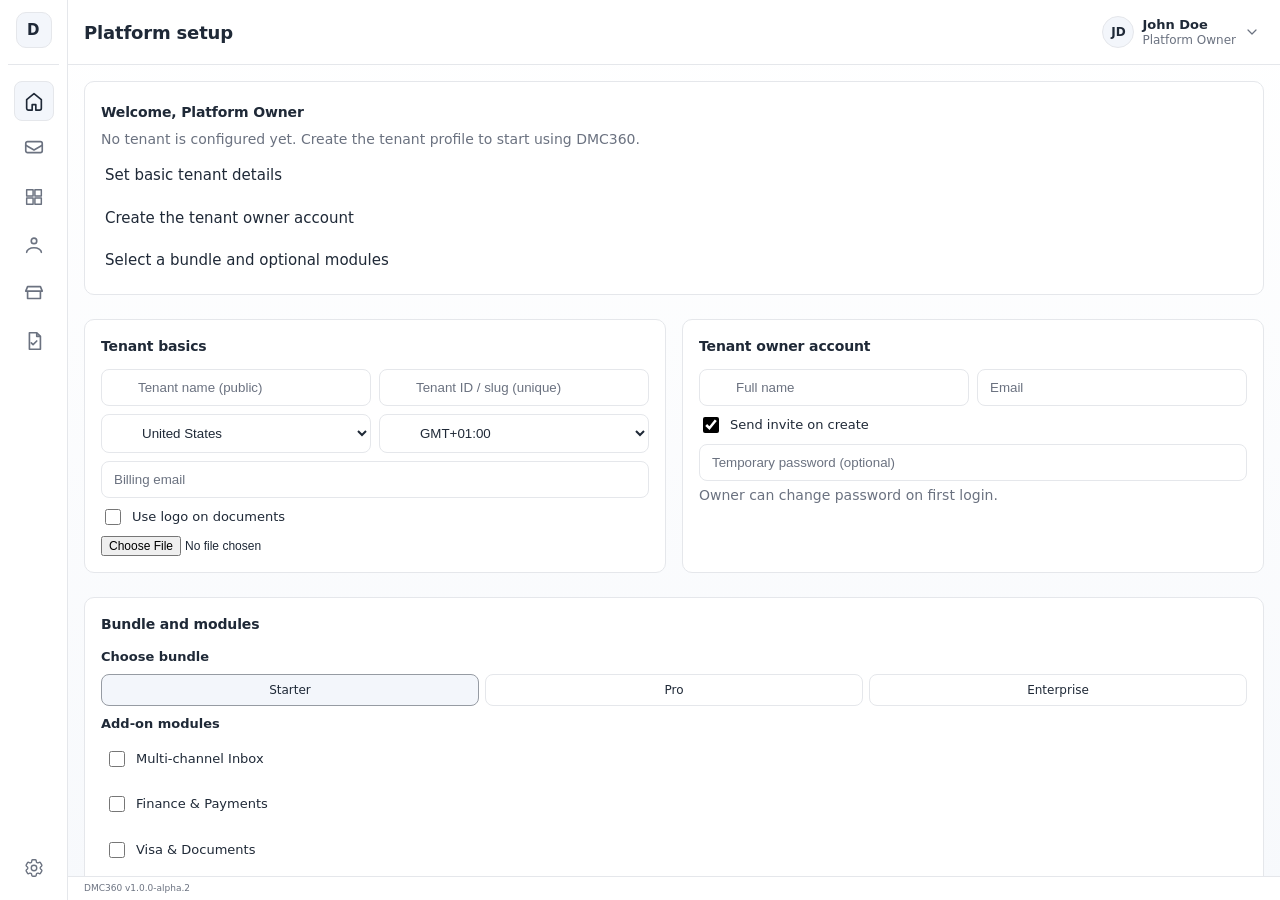
<file: static/dmc360/dashboard-platform-owner-begin.html>
<!doctype html>
<html lang="en">
  <head>
    <meta charset="utf-8" />
    <meta name="viewport" content="width=device-width, initial-scale=1" />
    <title>DMC 360 — Platform setup</title>
    <link rel="stylesheet" href="./css/style.css" />
  </head>
  <body>
    <div class="layout">
      <aside class="sidebar">
        <div class="toolbar">
          <a href="/" class="toolbar__app" aria-label="App">D</a>

          <hr class="toolbar__divider" />

          <nav class="toolbar__nav" aria-label="Primary">
            <a class="toolbar__btn toolbar__btn--active" aria-label="Home" title="Home" aria-current="page" href="./dashboard-home.html">
              <svg class="toolbar__icon" viewBox="0 0 24 24" aria-hidden="true">
                <path d="M4 10.5 12 4l8 6.5V20a2 2 0 0 1-2 2h-4v-6H10v6H6a2 2 0 0 1-2-2z" fill="none" stroke="currentColor" stroke-width="1.8" stroke-linecap="round" stroke-linejoin="round"/>
              </svg>
            </a>
            <a class="toolbar__btn" aria-label="Conversations" title="Conversations" href="./dashboard-inbox.html">
              <svg class="toolbar__icon" viewBox="0 0 24 24" aria-hidden="true">
                <rect x="3" y="4" width="18" height="12" rx="2" ry="2" fill="none" stroke="currentColor" stroke-width="1.8"/>
                <path d="M3 8l9 5 9-5" fill="none" stroke="currentColor" stroke-width="1.8" stroke-linecap="round" stroke-linejoin="round"/>
              </svg>
            </a>
            <a class="toolbar__btn" aria-label="Modules" title="Modules" href="./dashboard-modules.html">
              <svg class="toolbar__icon" viewBox="0 0 24 24" aria-hidden="true">
                <path d="M4 4h7v7H4zM13 4h7v7h-7zM4 13h7v7H4zM13 13h7v7h-7z" fill="none" stroke="currentColor" stroke-width="1.6" stroke-linejoin="round"/>
              </svg>
            </a>
            <a class="toolbar__btn" aria-label="CRM" title="CRM" href="./dashboard-crm.html">
              <svg class="toolbar__icon" viewBox="0 0 24 24" aria-hidden="true">
                <circle cx="12" cy="7.5" r="3" fill="none" stroke="currentColor" stroke-width="1.8"/>
                <path d="M4 20a8 5 0 0 1 16 0" fill="none" stroke="currentColor" stroke-width="1.8" stroke-linecap="round" stroke-linejoin="round"/>
              </svg>
            </a>
            <a class="toolbar__btn" aria-label="Vendors" title="Vendors" href="./dashboard-vendors.html">
              <svg class="toolbar__icon" viewBox="0 0 24 24" aria-hidden="true">
                <path d="M3 10h18l-2-5H5l-2 5Z" fill="none" stroke="currentColor" stroke-width="1.8" stroke-linejoin="round"/>
                <path d="M5 10v8h14v-8" fill="none" stroke="currentColor" stroke-width="1.8" stroke-linejoin="round"/>
              </svg>
            </a>
            <a class="toolbar__btn" aria-label="Visa & Docs" title="Visa & Docs" href="./dashboard-visa-docs.html">
              <svg class="toolbar__icon" viewBox="0 0 24 24" aria-hidden="true">
                <path d="M7 3h8l4 4v14H7V3Z" fill="none" stroke="currentColor" stroke-width="1.8" stroke-linejoin="round"/>
                <path d="M15 3v4h4" fill="none" stroke="currentColor" stroke-width="1.8" stroke-linejoin="round"/>
                <path d="M9 14l2 2 4-4" fill="none" stroke="currentColor" stroke-width="1.8" stroke-linecap="round" stroke-linejoin="round"/>
              </svg>
            </a>
          </nav>

          <div class="toolbar__spacer" aria-hidden="true"></div>

          <a class="toolbar__btn" aria-label="Settings" title="Settings" href="./dashboard-settings.html">
            <svg class="toolbar__icon" viewBox="0 0 24 24" aria-hidden="true" fill="none" stroke="currentColor" stroke-width="1.5">
              <path stroke-linecap="round" stroke-linejoin="round" d="M9.594 3.94c.09-.542.56-.94 1.11-.94h2.593c.55 0 1.02.398 1.11.94l.213 1.281c.063.374.313.686.645.87.074.04.147.083.22.127.325.196.72.257 1.075.124l1.217-.456a1.125 1.125 0 0 1 1.37.49l1.296 2.247a1.125 1.125 0 0 1-.26 1.431l-1.003.827c-.293.241-.438.613-.43.992a7.723 7.723 0 0 1 0 .255c-.008.378.137.75.43.991l1.004.827c.424.35.534.955.26 1.43l-1.298 2.247a1.125 1.125 0 0 1-1.369.491l-1.217-.456c-.355-.133-.75-.072-1.076.124a6.47 6.47 0 0 1-.22.128c-.331.183-.581.495-.644.869l-.213 1.281c-.09.543-.56.94-1.11.94h-2.594c-.55 0-1.019-.398-1.11-.94l-.213-1.281c-.062-.374-.312-.686-.644-.87a6.52 6.52 0 0 1-.22-.127c-.325-.196-.72-.257-1.076-.124l-1.217.456a1.125 1.125 0 0 1-1.369-.49l-1.297-2.247a1.125 1.125 0 0 1 .26-1.431l1.004-.827c.292-.24.437-.613.43-.991a6.932 6.932 0 0 1 0-.255c.007-.38-.138-.751-.43-.992l-1.004-.827a1.125 1.125 0 0 1-.26-1.43l1.297-2.247a1.125 1.125 0 0 1 1.37-.491l1.216.456c.356.133.751.072 1.076-.124.072-.044.146-.086.22-.128.332-.183.582-.495.644-.869l.214-1.28Z" />
              <path stroke-linecap="round" stroke-linejoin="round" d="M15 12a3 3 0 1 1-6 0 3 3 0 0 1 6 0Z" />
            </svg>
          </a>
        </div>
      </aside>

      <section class="main">
        <header class="app-header">
          <h1 class="page-title">Platform setup</h1>
          <div class="header-right">
            <details class="user-menu">
              <summary class="user-menu__summary" aria-label="Open user menu">
                <div class="user-menu__avatar" aria-hidden="true">JD</div>
                <div class="user-menu__meta">
                  <div class="user-menu__name">John Doe</div>
                  <div class="user-menu__role">Platform Owner</div>
                </div>
                <svg class="user-menu__chevron" viewBox="0 0 24 24" aria-hidden="true">
                  <path d="M6 9l6 6 6-6" fill="none" stroke="currentColor" stroke-width="1.8" stroke-linecap="round" stroke-linejoin="round"/>
                </svg>
              </summary>
              <ul class="user-menu__list" role="menu">
                <li class="user-menu__item"><a class="user-menu__link" href="#" role="menuitem">Profile</a></li>
                <li class="user-menu__item"><a class="user-menu__link" href="#" role="menuitem">Preferences</a></li>
                <li class="user-menu__item"><hr /></li>
                <li class="user-menu__item"><a class="user-menu__link" href="./login.html" role="menuitem">Sign out</a></li>
              </ul>
            </details>
          </div>
        </header>

        <div class="content">
          <form method="post" action="./dashboard-platform-owner-home.html">
            <div class="home">
              <article class="panel callout">
                <div class="panel-body">
                  <h3 class="panel-title" style="margin:0 0 6px 0;">Welcome, Platform Owner</h3>
                  <p class="subtitle" style="margin:0;">
                    No tenant is configured yet. Create the tenant profile to start using DMC360.
                  </p>
                  <ul class="list" style="margin-top:8px;">
                    <li>Set basic tenant details</li>
                    <li>Create the tenant owner account</li>
                    <li>Select a bundle and optional modules</li>
                  </ul>
                </div>
              </article>

              <section class="panel-grid">
                <article class="panel">
                  <header class="panel-header">
                    <h3 class="panel-title">Tenant basics</h3>
                  </header>
                  <div class="panel-body">
                    <div class="mini-form">
                      <div class="mini-grid">
                        <input class="text-input" type="text" placeholder="Tenant name (public)" />
                        <input class="text-input" type="text" placeholder="Tenant ID / slug (unique)" />
                        <select class="text-input" aria-label="Country">
                          <option selected>United States</option>
                          <option>United Kingdom</option>
                          <option>Portugal</option>
                          <option>Singapore</option>
                        </select>
                        <select class="text-input" aria-label="Timezone">
                          <option>UTC</option>
                          <option selected>GMT+01:00</option>
                          <option>GMT+08:00</option>
                        </select>
                      </div>
                      <input class="text-input" type="email" placeholder="Billing email" />
                      <label class="checkbox">
                        <input type="checkbox" />
                        <span>Use logo on documents</span>
                      </label>
                      <input class="file-input" type="file" accept="image/*" aria-label="Upload logo" />
                    </div>
                  </div>
                </article>

                <article class="panel">
                  <header class="panel-header">
                    <h3 class="panel-title">Tenant owner account</h3>
                  </header>
                  <div class="panel-body">
                    <div class="mini-form">
                      <div class="mini-grid">
                        <input class="text-input" type="text" placeholder="Full name" />
                        <input class="text-input" type="email" placeholder="Email" />
                      </div>
                      <label class="checkbox">
                        <input type="checkbox" checked />
                        <span>Send invite on create</span>
                      </label>
                      <input class="text-input" type="password" placeholder="Temporary password (optional)" />
                      <p class="subtitle">Owner can change password on first login.</p>
                    </div>
                  </div>
                </article>
              </section>

              <section class="panel">
                <header class="panel-header">
                  <h3 class="panel-title">Bundle and modules</h3>
                </header>
                <div class="panel-body">
                  <div class="mini-form">
                    <div>
                      <div class="section-title">Choose bundle</div>
                      <div class="stages" role="radiogroup" aria-label="Bundle">
                        <input type="radio" id="plan-starter" name="bundle" checked />
                        <label for="plan-starter">Starter</label>

                        <input type="radio" id="plan-pro" name="bundle" />
                        <label for="plan-pro">Pro</label>

                        <input type="radio" id="plan-enterprise" name="bundle" />
                        <label for="plan-enterprise">Enterprise</label>
                      </div>
                    </div>

                    <div>
                      <div class="section-title">Add-on modules</div>
                      <ul class="list">
                        <li>
                          <label class="checkbox">
                            <input type="checkbox" />
                            <span>Multi-channel Inbox</span>
                          </label>
                        </li>
                        <li>
                          <label class="checkbox">
                            <input type="checkbox" />
                            <span>Finance & Payments</span>
                          </label>
                        </li>
                        <li>
                          <label class="checkbox">
                            <input type="checkbox" />
                            <span>Visa & Documents</span>
                          </label>
                        </li>
                        <li>
                          <label class="checkbox">
                            <input type="checkbox" />
                            <span>Travel Insurance (partner)</span>
                          </label>
                        </li>
                      </ul>
                    </div>

                    <div class="actions-row" style="justify-content: space-between; margin-top: 8px;">
                      <button class="pill" type="button">Import settings…</button>
                      <button class="btn" type="submit">Create tenant</button>
                    </div>
                    <p class="subtitle">After creation, you can manage users, security, and modules any time.</p>
                  </div>
                </div>
              </section>
            </div>
          </form>
        </div>
        <footer class="app-footer" aria-label="Status bar">
          DMC360 v1.0.0-alpha.2
        </footer>
      </section>
    </div>
  </body>
</html>
</file>
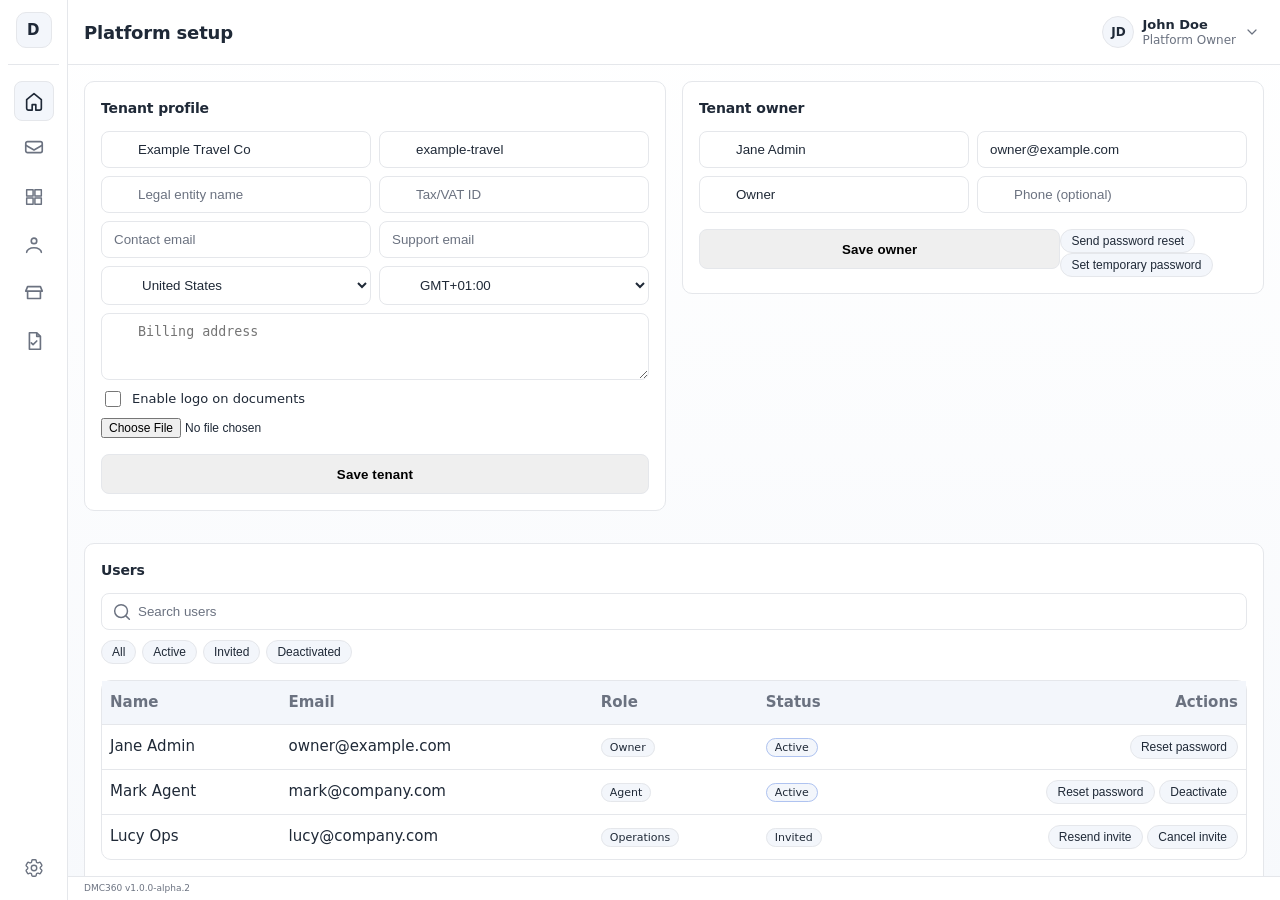
<file: static/dmc360/dashboard-platform-owner-home.html>
<!doctype html>
<html lang="en">
  <head>
    <meta charset="utf-8" />
    <meta name="viewport" content="width=device-width, initial-scale=1" />
    <title>DMC 360 — Platform setup</title>
    <link rel="stylesheet" href="./css/style.css" />
  </head>
  <body>
    <div class="layout">
      <aside class="sidebar">
        <div class="toolbar">
          <a href="/" class="toolbar__app" aria-label="App">D</a>

          <hr class="toolbar__divider" />

          <nav class="toolbar__nav" aria-label="Primary">
            <a class="toolbar__btn toolbar__btn--active" aria-label="Home" title="Home" aria-current="page" href="./dashboard-home.html">
              <svg class="toolbar__icon" viewBox="0 0 24 24" aria-hidden="true">
                <path d="M4 10.5 12 4l8 6.5V20a2 2 0 0 1-2 2h-4v-6H10v6H6a2 2 0 0 1-2-2z" fill="none" stroke="currentColor" stroke-width="1.8" stroke-linecap="round" stroke-linejoin="round"/>
              </svg>
            </a>
            <a class="toolbar__btn" aria-label="Conversations" title="Conversations" href="./dashboard-inbox.html">
              <svg class="toolbar__icon" viewBox="0 0 24 24" aria-hidden="true">
                <rect x="3" y="4" width="18" height="12" rx="2" ry="2" fill="none" stroke="currentColor" stroke-width="1.8"/>
                <path d="M3 8l9 5 9-5" fill="none" stroke="currentColor" stroke-width="1.8" stroke-linecap="round" stroke-linejoin="round"/>
              </svg>
            </a>
            <a class="toolbar__btn" aria-label="Modules" title="Modules" href="./dashboard-modules.html">
              <svg class="toolbar__icon" viewBox="0 0 24 24" aria-hidden="true">
                <path d="M4 4h7v7H4zM13 4h7v7h-7zM4 13h7v7H4zM13 13h7v7h-7z" fill="none" stroke="currentColor" stroke-width="1.6" stroke-linejoin="round"/>
              </svg>
            </a>
            <a class="toolbar__btn" aria-label="CRM" title="CRM" href="./dashboard-crm.html">
              <svg class="toolbar__icon" viewBox="0 0 24 24" aria-hidden="true">
                <circle cx="12" cy="7.5" r="3" fill="none" stroke="currentColor" stroke-width="1.8"/>
                <path d="M4 20a8 5 0 0 1 16 0" fill="none" stroke="currentColor" stroke-width="1.8" stroke-linecap="round" stroke-linejoin="round"/>
              </svg>
            </a>
            <a class="toolbar__btn" aria-label="Vendors" title="Vendors" href="./dashboard-vendors.html">
              <svg class="toolbar__icon" viewBox="0 0 24 24" aria-hidden="true">
                <path d="M3 10h18l-2-5H5l-2 5Z" fill="none" stroke="currentColor" stroke-width="1.8" stroke-linejoin="round"/>
                <path d="M5 10v8h14v-8" fill="none" stroke="currentColor" stroke-width="1.8" stroke-linejoin="round"/>
              </svg>
            </a>
            <a class="toolbar__btn" aria-label="Visa & Docs" title="Visa & Docs" href="./dashboard-visa-docs.html">
              <svg class="toolbar__icon" viewBox="0 0 24 24" aria-hidden="true">
                <path d="M7 3h8l4 4v14H7V3Z" fill="none" stroke="currentColor" stroke-width="1.8" stroke-linejoin="round"/>
                <path d="M15 3v4h4" fill="none" stroke="currentColor" stroke-width="1.8" stroke-linejoin="round"/>
                <path d="M9 14l2 2 4-4" fill="none" stroke="currentColor" stroke-width="1.8" stroke-linecap="round" stroke-linejoin="round"/>
              </svg>
            </a>
          </nav>

          <div class="toolbar__spacer" aria-hidden="true"></div>

          <a class="toolbar__btn" aria-label="Settings" title="Settings" href="./dashboard-settings.html">
            <svg class="toolbar__icon" viewBox="0 0 24 24" aria-hidden="true" fill="none" stroke="currentColor" stroke-width="1.5">
              <path stroke-linecap="round" stroke-linejoin="round" d="M9.594 3.94c.09-.542.56-.94 1.11-.94h2.593c.55 0 1.02.398 1.11.94l.213 1.281c.063.374.313.686.645.87.074.04.147.083.22.127.325.196.72.257 1.075.124l1.217-.456a1.125 1.125 0 0 1 1.37.49l1.296 2.247a1.125 1.125 0 0 1-.26 1.431l-1.003.827c-.293.241-.438.613-.43.992a7.723 7.723 0 0 1 0 .255c-.008.378.137.75.43.991l1.004.827c.424.35.534.955.26 1.43l-1.298 2.247a1.125 1.125 0 0 1-1.369.491l-1.217-.456c-.355-.133-.75-.072-1.076.124a6.47 6.47 0 0 1-.22.128c-.331.183-.581.495-.644.869l-.213 1.281c-.09.543-.56.94-1.11.94h-2.594c-.55 0-1.019-.398-1.11-.94l-.213-1.281c-.062-.374-.312-.686-.644-.87a6.52 6.52 0 0 1-.22-.127c-.325-.196-.72-.257-1.076-.124l-1.217.456a1.125 1.125 0 0 1-1.369-.49l-1.297-2.247a1.125 1.125 0 0 1 .26-1.431l1.004-.827c.292-.24.437-.613.43-.991a6.932 6.932 0 0 1 0-.255c.007-.38-.138-.751-.43-.992l-1.004-.827a1.125 1.125 0 0 1-.26-1.43l1.297-2.247a1.125 1.125 0 0 1 1.37-.491l1.216.456c.356.133.751.072 1.076-.124.072-.044.146-.086.22-.128.332-.183.582-.495.644-.869l.214-1.28Z" />
              <path stroke-linecap="round" stroke-linejoin="round" d="M15 12a3 3 0 1 1-6 0 3 3 0 0 1 6 0Z" />
            </svg>
          </a>
        </div>
      </aside>

      <section class="main">
        <header class="app-header">
          <h1 class="page-title">Platform setup</h1>
          <div class="header-right">
            <details class="user-menu">
              <summary class="user-menu__summary" aria-label="Open user menu">
                <div class="user-menu__avatar" aria-hidden="true">JD</div>
                <div class="user-menu__meta">
                  <div class="user-menu__name">John Doe</div>
                  <div class="user-menu__role">Platform Owner</div>
                </div>
                <svg class="user-menu__chevron" viewBox="0 0 24 24" aria-hidden="true">
                  <path d="M6 9l6 6 6-6" fill="none" stroke="currentColor" stroke-width="1.8" stroke-linecap="round" stroke-linejoin="round"/>
                </svg>
              </summary>
              <ul class="user-menu__list" role="menu">
                <li class="user-menu__item"><a class="user-menu__link" href="#" role="menuitem">Profile</a></li>
                <li class="user-menu__item"><a class="user-menu__link" href="#" role="menuitem">Preferences</a></li>
                <li class="user-menu__item"><hr /></li>
                <li class="user-menu__item"><a class="user-menu__link" href="./login.html" role="menuitem">Sign out</a></li>
              </ul>
            </details>
          </div>
        </header>

        <div class="content">
          <div class="home">
            <section class="panel-grid">
              <!-- Tenant profile -->
              <article class="panel">
                <header class="panel-header">
                  <h3 class="panel-title">Tenant profile</h3>
                </header>
                <div class="panel-body">
                  <div class="mini-form">
                    <div class="mini-grid">
                      <input class="text-input" type="text" placeholder="Tenant name (public)" value="Example Travel Co" />
                      <input class="text-input" type="text" placeholder="Tenant ID / slug (unique)" value="example-travel" />
                      <input class="text-input" type="text" placeholder="Legal entity name" />
                      <input class="text-input" type="text" placeholder="Tax/VAT ID" />
                    </div>

                    <div class="mini-grid">
                      <input class="text-input" type="email" placeholder="Contact email" />
                      <input class="text-input" type="email" placeholder="Support email" />
                      <select class="text-input" aria-label="Country">
                        <option selected>United States</option>
                        <option>United Kingdom</option>
                        <option>Portugal</option>
                        <option>Singapore</option>
                      </select>
                      <select class="text-input" aria-label="Timezone">
                        <option>UTC</option>
                        <option selected>GMT+01:00</option>
                        <option>GMT+08:00</option>
                      </select>
                    </div>

                    <textarea class="text-input" rows="3" placeholder="Billing address"></textarea>
                    <label class="checkbox">
                      <input type="checkbox" />
                      <span>Enable logo on documents</span>
                    </label>
                    <input class="file-input" type="file" accept="image/*" aria-label="Upload logo" />

                    <div class="actions-row">
                      <button class="btn" type="button">Save tenant</button>
                    </div>
                  </div>
                </div>
              </article>

              <!-- Tenant owner -->
              <form method="post" action="./dashboard-tenant-owner-home.html">
                <article class="panel">
                  <header class="panel-header">
                    <h3 class="panel-title">Tenant owner</h3>
                  </header>
                  <div class="panel-body">
                    <div class="mini-form">
                      <div class="mini-grid">
                        <input class="text-input" type="text" placeholder="Full name" value="Jane Admin" />
                        <input class="text-input" type="email" placeholder="Email" value="owner@example.com" />
                        <input class="text-input" type="text" placeholder="Role" value="Owner" />
                        <input class="text-input" type="tel" placeholder="Phone (optional)" />
                      </div>

                      <div class="actions-row" style="justify-content: space-between;">
                        <button class="btn" type="submit">Save owner</button>
                        <div>
                          <button class="pill" type="button">Send password reset</button>
                          <button class="pill" type="button">Set temporary password</button>
                        </div>
                      </div>
                    </div>
                  </div>
                </article>
              </form>
            </section>

            <!-- Users management -->
            <section class="panel" style="margin-top: 8px;">
              <header class="panel-header">
                <h3 class="panel-title">Users</h3>
              </header>
              <div class="panel-body">
                <div class="mini-form">
                  <div class="modules-toolbar">
                    <div class="input-wrap">
                      <svg class="icon" viewBox="0 0 24 24" aria-hidden="true">
                        <circle cx="11" cy="11" r="7" fill="none" stroke="currentColor" stroke-width="1.6"/>
                        <path d="M20 20l-3.5-3.5" fill="none" stroke="currentColor" stroke-width="1.6" stroke-linecap="round"/>
                      </svg>
                      <input class="text-input" type="search" placeholder="Search users" />
                    </div>
                    <div class="thread-filters">
                      <button class="pill" aria-pressed="true">All</button>
                      <button class="pill">Active</button>
                      <button class="pill">Invited</button>
                      <button class="pill">Deactivated</button>
                    </div>
                  </div>

                  <div class="table-wrap">
                    <table class="table" aria-label="Users">
                      <thead>
                        <tr>
                          <th>Name</th>
                          <th>Email</th>
                          <th>Role</th>
                          <th>Status</th>
                          <th style="text-align:right;">Actions</th>
                        </tr>
                      </thead>
                      <tbody>
                        <tr>
                          <td>Jane Admin</td>
                          <td>owner@example.com</td>
                          <td><span class="pill small">Owner</span></td>
                          <td><span class="pill small success">Active</span></td>
                          <td class="actions-cell">
                            <button class="pill" type="button">Reset password</button>
                          </td>
                        </tr>
                        <tr>
                          <td>Mark Agent</td>
                          <td>mark@company.com</td>
                          <td><span class="pill small">Agent</span></td>
                          <td><span class="pill small success">Active</span></td>
                          <td class="actions-cell">
                            <button class="pill" type="button">Reset password</button>
                            <button class="pill" type="button">Deactivate</button>
                          </td>
                        </tr>
                        <tr>
                          <td>Lucy Ops</td>
                          <td>lucy@company.com</td>
                          <td><span class="pill small">Operations</span></td>
                          <td><span class="pill small">Invited</span></td>
                          <td class="actions-cell">
                            <button class="pill" type="button">Resend invite</button>
                            <button class="pill" type="button">Cancel invite</button>
                          </td>
                        </tr>
                      </tbody>
                    </table>
                  </div>

                  <div class="divider" style="margin: 12px 0;"></div>

                  <div class="mini-form">
                    <div class="section-title">Invite user</div>
                    <div class="mini-grid">
                      <input class="text-input" type="text" placeholder="Full name" />
                      <input class="text-input" type="email" placeholder="Email" />
                      <select class="text-input" aria-label="Role">
                        <option>Agent</option>
                        <option>Operations</option>
                        <option>Admin</option>
                        <option>Owner</option>
                      </select>
                      <select class="text-input" aria-label="Team (optional)">
                        <option selected>— Team (optional) —</option>
                        <option>Sales</option>
                        <option>Operations</option>
                        <option>Finance</option>
                      </select>
                    </div>
                    <div class="actions-row" style="justify-content: flex-end;">
                      <button class="btn" type="button">Send invite</button>
                    </div>
                  </div>
                </div>
              </div>
            </section>

            <!-- Security -->
            <section class="panel">
              <header class="panel-header">
                <h3 class="panel-title">Security</h3>
              </header>
              <div class="panel-body">
                <div class="mini-form">
                  <div class="mini-grid">
                    <input class="text-input" type="number" min="6" max="128" placeholder="Min password length" value="10" />
                    <select class="text-input" aria-label="Session timeout">
                      <option>15 minutes</option>
                      <option selected>30 minutes</option>
                      <option>1 hour</option>
                      <option>8 hours</option>
                    </select>
                  </div>
                  <label class="checkbox">
                    <input type="checkbox" checked />
                    <span>Require 2FA for all users</span>
                  </label>
                  <label class="checkbox">
                    <input type="checkbox" checked />
                    <span>Require symbols and numbers</span>
                  </label>
                  <div class="actions-row" style="justify-content: flex-end;">
                    <button class="btn" type="button">Save security</button>
                  </div>
                </div>
              </div>
            </section>
          </div>
        </div>
        <footer class="app-footer" aria-label="Status bar">
          DMC360 v1.0.0-alpha.2
        </footer>
      </section>
    </div>
  </body>
</html>
</file>
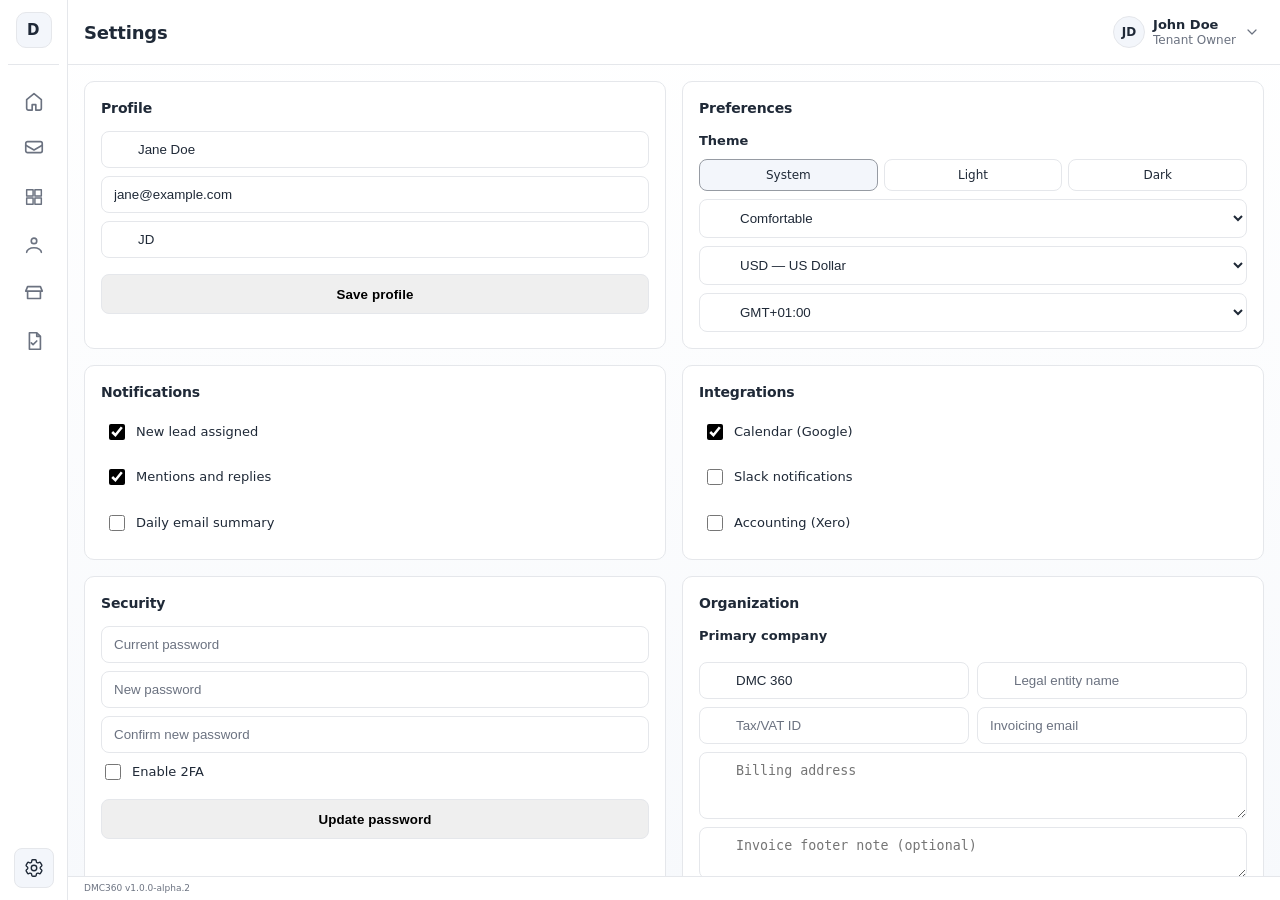
<file: static/dmc360/dashboard-settings.html>
<!doctype html>
<html lang="en">
  <head>
    <meta charset="utf-8" />
    <meta name="viewport" content="width=device-width, initial-scale=1" />
    <title>DMC 360 — Settings</title>
    <link rel="stylesheet" href="./css/style.css" />
  </head>
  <body>
    <div class="layout">
      <aside class="sidebar">
        <div class="toolbar">
          <a href="/" class="toolbar__app" aria-label="App">D</a>

          <hr class="toolbar__divider" />

          <nav class="toolbar__nav" aria-label="Primary">
            <a class="toolbar__btn" aria-label="Home" title="Home" href="./dashboard-home.html">
              <svg class="toolbar__icon" viewBox="0 0 24 24" aria-hidden="true">
                <path d="M4 10.5 12 4l8 6.5V20a2 2 0 0 1-2 2h-4v-6H10v6H6a2 2 0 0 1-2-2z" fill="none" stroke="currentColor" stroke-width="1.8" stroke-linecap="round" stroke-linejoin="round"/>
              </svg>
            </a>
            <a class="toolbar__btn" aria-label="Conversations" title="Conversations" href="./dashboard-inbox.html">
              <svg class="toolbar__icon" viewBox="0 0 24 24" aria-hidden="true">
                <rect x="3" y="4" width="18" height="12" rx="2" ry="2" fill="none" stroke="currentColor" stroke-width="1.8"/>
                <path d="M3 8l9 5 9-5" fill="none" stroke="currentColor" stroke-width="1.8" stroke-linecap="round" stroke-linejoin="round"/>
              </svg>
            </a>
            <a class="toolbar__btn" aria-label="Modules" title="Modules" href="./dashboard-modules.html">
              <svg class="toolbar__icon" viewBox="0 0 24 24" aria-hidden="true">
                <path d="M4 4h7v7H4zM13 4h7v7h-7zM4 13h7v7H4zM13 13h7v7h-7z" fill="none" stroke="currentColor" stroke-width="1.6" stroke-linejoin="round"/>
              </svg>
            </a>
            <a class="toolbar__btn" aria-label="CRM" title="CRM" href="./dashboard-crm.html">
              <svg class="toolbar__icon" viewBox="0 0 24 24" aria-hidden="true">
                <circle cx="12" cy="7.5" r="3" fill="none" stroke="currentColor" stroke-width="1.8"/>
                <path d="M4 20a8 5 0 0 1 16 0" fill="none" stroke="currentColor" stroke-width="1.8" stroke-linecap="round" stroke-linejoin="round"/>
              </svg>
            </a>
            <a class="toolbar__btn" aria-label="Vendors" title="Vendors" href="./dashboard-vendors.html">
              <svg class="toolbar__icon" viewBox="0 0 24 24" aria-hidden="true">
                <path d="M3 10h18l-2-5H5l-2 5Z" fill="none" stroke="currentColor" stroke-width="1.8" stroke-linejoin="round"/>
                <path d="M5 10v8h14v-8" fill="none" stroke="currentColor" stroke-width="1.8" stroke-linejoin="round"/>
              </svg>
            </a>
            <a class="toolbar__btn" aria-label="Visa & Docs" title="Visa & Docs" href="./dashboard-visa-docs.html">
              <svg class="toolbar__icon" viewBox="0 0 24 24" aria-hidden="true">
                <path d="M7 3h8l4 4v14H7V3Z" fill="none" stroke="currentColor" stroke-width="1.8" stroke-linejoin="round"/>
                <path d="M15 3v4h4" fill="none" stroke="currentColor" stroke-width="1.8" stroke-linejoin="round"/>
                <path d="M9 14l2 2 4-4" fill="none" stroke="currentColor" stroke-width="1.8" stroke-linecap="round" stroke-linejoin="round"/>
              </svg>
            </a>
          </nav>

          <div class="toolbar__spacer" aria-hidden="true"></div>

          <a class="toolbar__btn toolbar__btn--active" aria-label="Settings" title="Settings" aria-current="page" href="./dashboard-settings.html">
            <svg class="toolbar__icon" viewBox="0 0 24 24" aria-hidden="true" fill="none" stroke="currentColor" stroke-width="1.5">
              <path stroke-linecap="round" stroke-linejoin="round" d="M9.594 3.94c.09-.542.56-.94 1.11-.94h2.593c.55 0 1.02.398 1.11.94l.213 1.281c.063.374.313.686.645.87.074.04.147.083.22.127.325.196.72.257 1.075.124l1.217-.456a1.125 1.125 0 0 1 1.37.49l1.296 2.247a1.125 1.125 0 0 1-.26 1.431l-1.003.827c-.293.241-.438.613-.43.992a7.723 7.723 0 0 1 0 .255c-.008.378.137.75.43.991l1.004.827c.424.35.534.955.26 1.43l-1.298 2.247a1.125 1.125 0 0 1-1.369.491l-1.217-.456c-.355-.133-.75-.072-1.076.124a6.47 6.47 0 0 1-.22.128c-.331.183-.581.495-.644.869l-.213 1.281c-.09.543-.56.94-1.11.94h-2.594c-.55 0-1.019-.398-1.11-.94l-.213-1.281c-.062-.374-.312-.686-.644-.87a6.52 6.52 0 0 1-.22-.127c-.325-.196-.72-.257-1.076-.124l-1.217.456a1.125 1.125 0 0 1-1.369-.49l-1.297-2.247a1.125 1.125 0 0 1 .26-1.431l1.004-.827c.292-.24.437-.613.43-.991a6.932 6.932 0 0 1 0-.255c.007-.38-.138-.751-.43-.992l-1.004-.827a1.125 1.125 0 0 1-.26-1.43l1.297-2.247a1.125 1.125 0 0 1 1.37-.491l1.216.456c.356.133.751.072 1.076-.124.072-.044.146-.086.22-.128.332-.183.582-.495.644-.869l.214-1.28Z" />
              <path stroke-linecap="round" stroke-linejoin="round" d="M15 12a3 3 0 1 1-6 0 3 3 0 0 1 6 0Z" />
            </svg>
          </a>
        </div>
      </aside>

      <section class="main">
        <header class="app-header">
          <h1 class="page-title">Settings</h1>
          <div class="header-right">
            <details class="user-menu">
              <summary class="user-menu__summary" aria-label="Open user menu">
                <div class="user-menu__avatar" aria-hidden="true">JD</div>
                <div class="user-menu__meta">
                  <div class="user-menu__name">John Doe</div>
                  <div class="user-menu__role">Tenant Owner</div>
                </div>
                <svg class="user-menu__chevron" viewBox="0 0 24 24" aria-hidden="true">
                  <path d="M6 9l6 6 6-6" fill="none" stroke="currentColor" stroke-width="1.8" stroke-linecap="round" stroke-linejoin="round"/>
                </svg>
              </summary>
              <ul class="user-menu__list" role="menu">
                <li class="user-menu__item"><a class="user-menu__link" href="#" role="menuitem">Profile</a></li>
                <li class="user-menu__item"><a class="user-menu__link" href="#" role="menuitem">Preferences</a></li>
                <li class="user-menu__item"><hr /></li>
                <li class="user-menu__item"><a class="user-menu__link" href="./login.html" role="menuitem">Sign out</a></li>
              </ul>
            </details>
          </div>
        </header>

        <div class="content">
          <div class="home">
            <section class="panel-grid">
              <!-- Profile -->
              <article class="panel">
                <header class="panel-header">
                  <h3 class="panel-title">Profile</h3>
                </header>
                <div class="panel-body">
                  <div class="mini-form">
                    <input class="text-input" type="text" placeholder="Full name" value="Jane Doe" />
                    <input class="text-input" type="email" placeholder="Email" value="jane@example.com" />
                    <input class="text-input" type="text" placeholder="Initials (for avatar)" value="JD" />
                    <div class="actions-row">
                      <button class="btn" type="button">Save profile</button>
                    </div>
                  </div>
                </div>
              </article>

              <!-- Preferences -->
              <article class="panel">
                <header class="panel-header">
                  <h3 class="panel-title">Preferences</h3>
                </header>
                <div class="panel-body">
                  <div class="mini-form">
                    <div>
                      <div class="section-title">Theme</div>
                      <div class="stages" role="radiogroup" aria-label="Theme">
                        <input type="radio" id="th-system" name="theme" checked />
                        <label for="th-system">System</label>
                        <input type="radio" id="th-light" name="theme" />
                        <label for="th-light">Light</label>
                        <input type="radio" id="th-dark" name="theme" />
                        <label for="th-dark">Dark</label>
                      </div>
                    </div>
                    <select class="text-input" aria-label="Density">
                      <option>Comfortable</option>
                      <option>Compact</option>
                    </select>
                    <select class="text-input" aria-label="Currency">
                      <option selected>USD — US Dollar</option>
                      <option>EUR — Euro</option>
                      <option>GBP — British Pound</option>
                    </select>
                    <select class="text-input" aria-label="Timezone">
                      <option>UTC</option>
                      <option selected>GMT+01:00</option>
                      <option>GMT+08:00</option>
                    </select>
                  </div>
                </div>
              </article>

              <!-- Notifications -->
              <article class="panel">
                <header class="panel-header">
                  <h3 class="panel-title">Notifications</h3>
                </header>
                <div class="panel-body">
                  <ul class="list">
                    <li>
                      <label class="checkbox">
                        <input type="checkbox" checked />
                        <span>New lead assigned</span>
                      </label>
                    </li>
                    <li>
                      <label class="checkbox">
                        <input type="checkbox" checked />
                        <span>Mentions and replies</span>
                      </label>
                    </li>
                    <li>
                      <label class="checkbox">
                        <input type="checkbox" />
                        <span>Daily email summary</span>
                      </label>
                    </li>
                  </ul>
                </div>
              </article>

              <!-- Integrations -->
              <article class="panel">
                <header class="panel-header">
                  <h3 class="panel-title">Integrations</h3>
                </header>
                <div class="panel-body">
                  <ul class="list">
                    <li>
                      <label class="checkbox">
                        <input type="checkbox" checked />
                        <span>Calendar (Google)</span>
                      </label>
                    </li>
                    <li>
                      <label class="checkbox">
                        <input type="checkbox" />
                        <span>Slack notifications</span>
                      </label>
                    </li>
                    <li>
                      <label class="checkbox">
                        <input type="checkbox" />
                        <span>Accounting (Xero)</span>
                      </label>
                    </li>
                  </ul>
                </div>
              </article>

              <!-- Security -->
              <article class="panel">
                <header class="panel-header">
                  <h3 class="panel-title">Security</h3>
                </header>
                <div class="panel-body">
                  <div class="mini-form">
                    <input class="text-input" type="password" placeholder="Current password" />
                    <input class="text-input" type="password" placeholder="New password" />
                    <input class="text-input" type="password" placeholder="Confirm new password" />
                    <label class="checkbox">
                      <input type="checkbox" />
                      <span>Enable 2FA</span>
                    </label>
                    <div class="actions-row">
                      <button class="btn" type="button">Update password</button>
                    </div>
                  </div>
                </div>
              </article>

              <!-- Organization -->
              <article class="panel">
                <header class="panel-header">
                  <h3 class="panel-title">Organization</h3>
                </header>
                <div class="panel-body">
                  <div class="mini-form">
                    <div class="section-title">Primary company</div>
                    <div class="mini-grid">
                      <input class="text-input" type="text" placeholder="Company name" value="DMC 360" />
                      <input class="text-input" type="text" placeholder="Legal entity name" />
                      <input class="text-input" type="text" placeholder="Tax/VAT ID" />
                      <input class="text-input" type="email" placeholder="Invoicing email" />
                    </div>
                    <textarea class="text-input" rows="3" placeholder="Billing address"></textarea>
                    <textarea class="text-input" rows="2" placeholder="Invoice footer note (optional)"></textarea>
                    <label class="checkbox">
                      <input type="checkbox" />
                      <span>Use logo on invoices</span>
                    </label>
                    <input class="file-input" type="file" accept="image/*" aria-label="Upload company logo" />
                    <div class="actions-row">
                      <button class="btn" type="button">Save primary company</button>
                    </div>

                    <hr class="divider" />

                    <div class="section-title">Partner companies</div>
                    <ul class="org-partners">
                      <li class="partner-card">
                        <div class="partner-logo" aria-hidden="true">WC</div>
                        <div class="partner-meta">
                          <strong class="name">Wander Co</strong>
                          <div class="sub">Legal: Wander Company Ltd • VAT: GB123456789</div>
                          <div class="sub">Billing: 22 Baker St, London • invoices@wander.co</div>
                        </div>
                        <div class="partner-actions">
                          <button class="link-btn" type="button">Remove</button>
                        </div>
                      </li>
                      <li class="partner-card">
                        <div class="partner-logo" aria-hidden="true">OT</div>
                        <div class="partner-meta">
                          <strong class="name">Oceanic Travels</strong>
                          <div class="sub">Legal: Oceanic Holdings Inc • VAT: US98-7654321</div>
                          <div class="sub">Billing: 100 Market St, SF • billing@oceanic.com</div>
                        </div>
                        <div class="partner-actions">
                          <button class="link-btn" type="button">Remove</button>
                        </div>
                      </li>
                    </ul>

                    <div class="mini-form" style="margin-top: 8px;">
                      <div class="section-title">Add partner</div>
                      <div class="mini-grid">
                        <input class="text-input" type="text" placeholder="Partner company name" />
                        <input class="text-input" type="text" placeholder="Legal entity name" />
                        <input class="text-input" type="text" placeholder="Tax/VAT ID" />
                        <input class="text-input" type="email" placeholder="Invoicing email" />
                      </div>
                      <textarea class="text-input" rows="3" placeholder="Billing address"></textarea>
                      <textarea class="text-input" rows="2" placeholder="Invoice footer note (optional)"></textarea>
                      <input class="file-input" type="file" accept="image/*" aria-label="Upload partner logo" />
                      <div class="actions-row">
                        <button class="btn" type="button">Add partner</button>
                      </div>
                    </div>
                  </div>
                </div>
              </article>

              <!-- Danger zone (full width) -->
              <article class="panel" style="grid-column: 1 / -1;">
                <header class="panel-header">
                  <h3 class="panel-title">Danger zone</h3>
                </header>
                <div class="panel-body">
                  <p class="subtitle">Delete account and all associated data. This action cannot be undone.</p>
                  <div class="actions-row">
                    <button class="btn" type="button">Delete account</button>
                  </div>
                </div>
              </article>
            </section>
          </div>
        </div>
        <footer class="app-footer" aria-label="Status bar">
          DMC360 v1.0.0-alpha.2
        </footer>
      </section>
    </div>
  </body>
</html>
</file>
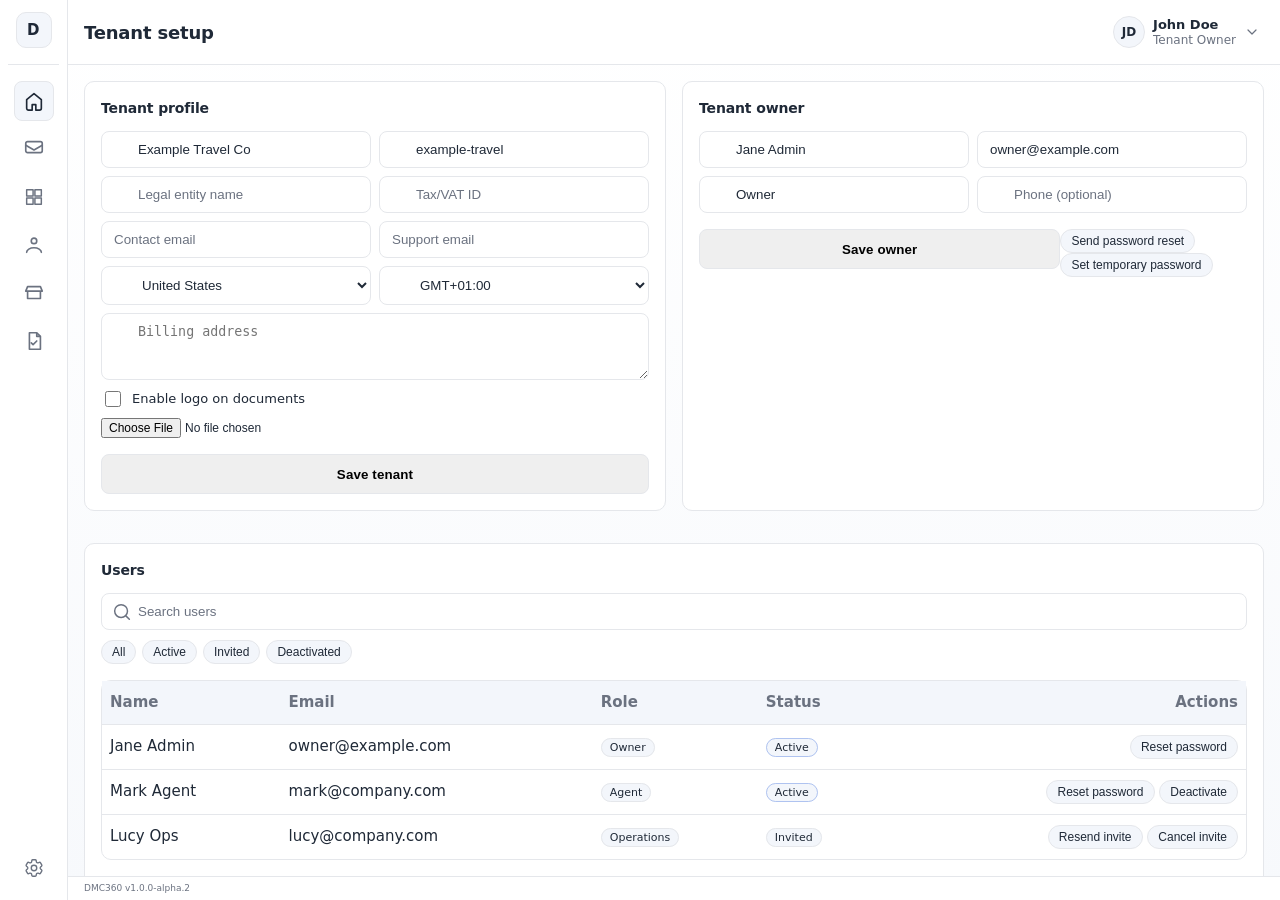
<file: static/dmc360/dashboard-tenant-owner-home.html>
<!doctype html>
<html lang="en">
  <head>
    <meta charset="utf-8" />
    <meta name="viewport" content="width=device-width, initial-scale=1" />
    <title>DMC 360 — Platform setup</title>
    <link rel="stylesheet" href="./css/style.css" />
  </head>
  <body>
    <div class="layout">
      <aside class="sidebar">
        <div class="toolbar">
          <a href="/" class="toolbar__app" aria-label="App">D</a>

          <hr class="toolbar__divider" />

          <nav class="toolbar__nav" aria-label="Primary">
            <a class="toolbar__btn toolbar__btn--active" aria-label="Home" title="Home" aria-current="page" href="./dashboard-home.html">
              <svg class="toolbar__icon" viewBox="0 0 24 24" aria-hidden="true">
                <path d="M4 10.5 12 4l8 6.5V20a2 2 0 0 1-2 2h-4v-6H10v6H6a2 2 0 0 1-2-2z" fill="none" stroke="currentColor" stroke-width="1.8" stroke-linecap="round" stroke-linejoin="round"/>
              </svg>
            </a>
            <a class="toolbar__btn" aria-label="Conversations" title="Conversations" href="./dashboard-inbox.html">
              <svg class="toolbar__icon" viewBox="0 0 24 24" aria-hidden="true">
                <rect x="3" y="4" width="18" height="12" rx="2" ry="2" fill="none" stroke="currentColor" stroke-width="1.8"/>
                <path d="M3 8l9 5 9-5" fill="none" stroke="currentColor" stroke-width="1.8" stroke-linecap="round" stroke-linejoin="round"/>
              </svg>
            </a>
            <a class="toolbar__btn" aria-label="Modules" title="Modules" href="./dashboard-modules.html">
              <svg class="toolbar__icon" viewBox="0 0 24 24" aria-hidden="true">
                <path d="M4 4h7v7H4zM13 4h7v7h-7zM4 13h7v7H4zM13 13h7v7h-7z" fill="none" stroke="currentColor" stroke-width="1.6" stroke-linejoin="round"/>
              </svg>
            </a>
            <a class="toolbar__btn" aria-label="CRM" title="CRM" href="./dashboard-crm.html">
              <svg class="toolbar__icon" viewBox="0 0 24 24" aria-hidden="true">
                <circle cx="12" cy="7.5" r="3" fill="none" stroke="currentColor" stroke-width="1.8"/>
                <path d="M4 20a8 5 0 0 1 16 0" fill="none" stroke="currentColor" stroke-width="1.8" stroke-linecap="round" stroke-linejoin="round"/>
              </svg>
            </a>
            <a class="toolbar__btn" aria-label="Vendors" title="Vendors" href="./dashboard-vendors.html">
              <svg class="toolbar__icon" viewBox="0 0 24 24" aria-hidden="true">
                <path d="M3 10h18l-2-5H5l-2 5Z" fill="none" stroke="currentColor" stroke-width="1.8" stroke-linejoin="round"/>
                <path d="M5 10v8h14v-8" fill="none" stroke="currentColor" stroke-width="1.8" stroke-linejoin="round"/>
              </svg>
            </a>
            <a class="toolbar__btn" aria-label="Visa & Docs" title="Visa & Docs" href="./dashboard-visa-docs.html">
              <svg class="toolbar__icon" viewBox="0 0 24 24" aria-hidden="true">
                <path d="M7 3h8l4 4v14H7V3Z" fill="none" stroke="currentColor" stroke-width="1.8" stroke-linejoin="round"/>
                <path d="M15 3v4h4" fill="none" stroke="currentColor" stroke-width="1.8" stroke-linejoin="round"/>
                <path d="M9 14l2 2 4-4" fill="none" stroke="currentColor" stroke-width="1.8" stroke-linecap="round" stroke-linejoin="round"/>
              </svg>
            </a>
          </nav>

          <div class="toolbar__spacer" aria-hidden="true"></div>

          <a class="toolbar__btn" aria-label="Settings" title="Settings" href="./dashboard-settings.html">
            <svg class="toolbar__icon" viewBox="0 0 24 24" aria-hidden="true" fill="none" stroke="currentColor" stroke-width="1.5">
              <path stroke-linecap="round" stroke-linejoin="round" d="M9.594 3.94c.09-.542.56-.94 1.11-.94h2.593c.55 0 1.02.398 1.11.94l.213 1.281c.063.374.313.686.645.87.074.04.147.083.22.127.325.196.72.257 1.075.124l1.217-.456a1.125 1.125 0 0 1 1.37.49l1.296 2.247a1.125 1.125 0 0 1-.26 1.431l-1.003.827c-.293.241-.438.613-.43.992a7.723 7.723 0 0 1 0 .255c-.008.378.137.75.43.991l1.004.827c.424.35.534.955.26 1.43l-1.298 2.247a1.125 1.125 0 0 1-1.369.491l-1.217-.456c-.355-.133-.75-.072-1.076.124a6.47 6.47 0 0 1-.22.128c-.331.183-.581.495-.644.869l-.213 1.281c-.09.543-.56.94-1.11.94h-2.594c-.55 0-1.019-.398-1.11-.94l-.213-1.281c-.062-.374-.312-.686-.644-.87a6.52 6.52 0 0 1-.22-.127c-.325-.196-.72-.257-1.076-.124l-1.217.456a1.125 1.125 0 0 1-1.369-.49l-1.297-2.247a1.125 1.125 0 0 1 .26-1.431l1.004-.827c.292-.24.437-.613.43-.991a6.932 6.932 0 0 1 0-.255c.007-.38-.138-.751-.43-.992l-1.004-.827a1.125 1.125 0 0 1-.26-1.43l1.297-2.247a1.125 1.125 0 0 1 1.37-.491l1.216.456c.356.133.751.072 1.076-.124.072-.044.146-.086.22-.128.332-.183.582-.495.644-.869l.214-1.28Z" />
              <path stroke-linecap="round" stroke-linejoin="round" d="M15 12a3 3 0 1 1-6 0 3 3 0 0 1 6 0Z" />
            </svg>
          </a>
        </div>
      </aside>

      <section class="main">
        <header class="app-header">
          <h1 class="page-title">Tenant setup</h1>
          <div class="header-right">
            <details class="user-menu">
              <summary class="user-menu__summary" aria-label="Open user menu">
                <div class="user-menu__avatar" aria-hidden="true">JD</div>
                <div class="user-menu__meta">
                  <div class="user-menu__name">John Doe</div>
                  <div class="user-menu__role">Tenant Owner</div>
                </div>
                <svg class="user-menu__chevron" viewBox="0 0 24 24" aria-hidden="true">
                  <path d="M6 9l6 6 6-6" fill="none" stroke="currentColor" stroke-width="1.8" stroke-linecap="round" stroke-linejoin="round"/>
                </svg>
              </summary>
              <ul class="user-menu__list" role="menu">
                <li class="user-menu__item"><a class="user-menu__link" href="#" role="menuitem">Profile</a></li>
                <li class="user-menu__item"><a class="user-menu__link" href="#" role="menuitem">Preferences</a></li>
                <li class="user-menu__item"><hr /></li>
                <li class="user-menu__item"><a class="user-menu__link" href="./login.html" role="menuitem">Sign out</a></li>
              </ul>
            </details>
          </div>
        </header>

        <div class="content">
          <div class="home">
            <section class="panel-grid">
              <!-- Tenant profile -->
              <article class="panel">
                <header class="panel-header">
                  <h3 class="panel-title">Tenant profile</h3>
                </header>
                <div class="panel-body">
                  <div class="mini-form">
                    <div class="mini-grid">
                      <input class="text-input" type="text" placeholder="Tenant name (public)" value="Example Travel Co" />
                      <input class="text-input" type="text" placeholder="Tenant ID / slug (unique)" value="example-travel" />
                      <input class="text-input" type="text" placeholder="Legal entity name" />
                      <input class="text-input" type="text" placeholder="Tax/VAT ID" />
                    </div>

                    <div class="mini-grid">
                      <input class="text-input" type="email" placeholder="Contact email" />
                      <input class="text-input" type="email" placeholder="Support email" />
                      <select class="text-input" aria-label="Country">
                        <option selected>United States</option>
                        <option>United Kingdom</option>
                        <option>Portugal</option>
                        <option>Singapore</option>
                      </select>
                      <select class="text-input" aria-label="Timezone">
                        <option>UTC</option>
                        <option selected>GMT+01:00</option>
                        <option>GMT+08:00</option>
                      </select>
                    </div>

                    <textarea class="text-input" rows="3" placeholder="Billing address"></textarea>
                    <label class="checkbox">
                      <input type="checkbox" />
                      <span>Enable logo on documents</span>
                    </label>
                    <input class="file-input" type="file" accept="image/*" aria-label="Upload logo" />

                    <div class="actions-row">
                      <button class="btn" type="button">Save tenant</button>
                    </div>
                  </div>
                </div>
              </article>

              <!-- Tenant owner -->
              <article class="panel">
                <header class="panel-header">
                  <h3 class="panel-title">Tenant owner</h3>
                </header>
                <div class="panel-body">
                  <div class="mini-form">
                    <div class="mini-grid">
                      <input class="text-input" type="text" placeholder="Full name" value="Jane Admin" />
                      <input class="text-input" type="email" placeholder="Email" value="owner@example.com" />
                      <input class="text-input" type="text" placeholder="Role" value="Owner" />
                      <input class="text-input" type="tel" placeholder="Phone (optional)" />
                    </div>

                    <div class="actions-row" style="justify-content: space-between;">
                      <button class="btn" type="button">Save owner</button>
                      <div>
                        <button class="pill" type="button">Send password reset</button>
                        <button class="pill" type="button">Set temporary password</button>
                      </div>
                    </div>
                  </div>
                </div>
              </article>
            </section>

            <!-- Users management -->
            <section class="panel" style="margin-top: 8px;">
              <header class="panel-header">
                <h3 class="panel-title">Users</h3>
              </header>
              <div class="panel-body">
                <div class="mini-form">
                  <div class="modules-toolbar">
                    <div class="input-wrap">
                      <svg class="icon" viewBox="0 0 24 24" aria-hidden="true">
                        <circle cx="11" cy="11" r="7" fill="none" stroke="currentColor" stroke-width="1.6"/>
                        <path d="M20 20l-3.5-3.5" fill="none" stroke="currentColor" stroke-width="1.6" stroke-linecap="round"/>
                      </svg>
                      <input class="text-input" type="search" placeholder="Search users" />
                    </div>
                    <div class="thread-filters">
                      <button class="pill" aria-pressed="true">All</button>
                      <button class="pill">Active</button>
                      <button class="pill">Invited</button>
                      <button class="pill">Deactivated</button>
                    </div>
                  </div>

                  <div class="table-wrap">
                    <table class="table" aria-label="Users">
                      <thead>
                        <tr>
                          <th>Name</th>
                          <th>Email</th>
                          <th>Role</th>
                          <th>Status</th>
                          <th style="text-align:right;">Actions</th>
                        </tr>
                      </thead>
                      <tbody>
                        <tr>
                          <td>Jane Admin</td>
                          <td>owner@example.com</td>
                          <td><span class="pill small">Owner</span></td>
                          <td><span class="pill small success">Active</span></td>
                          <td class="actions-cell">
                            <button class="pill" type="button">Reset password</button>
                          </td>
                        </tr>
                        <tr>
                          <td>Mark Agent</td>
                          <td>mark@company.com</td>
                          <td><span class="pill small">Agent</span></td>
                          <td><span class="pill small success">Active</span></td>
                          <td class="actions-cell">
                            <button class="pill" type="button">Reset password</button>
                            <button class="pill" type="button">Deactivate</button>
                          </td>
                        </tr>
                        <tr>
                          <td>Lucy Ops</td>
                          <td>lucy@company.com</td>
                          <td><span class="pill small">Operations</span></td>
                          <td><span class="pill small">Invited</span></td>
                          <td class="actions-cell">
                            <button class="pill" type="button">Resend invite</button>
                            <button class="pill" type="button">Cancel invite</button>
                          </td>
                        </tr>
                      </tbody>
                    </table>
                  </div>

                  <div class="divider" style="margin: 12px 0;"></div>

                  <div class="mini-form">
                    <div class="section-title">Invite user</div>
                    <div class="mini-grid">
                      <input class="text-input" type="text" placeholder="Full name" />
                      <input class="text-input" type="email" placeholder="Email" />
                      <select class="text-input" aria-label="Role">
                        <option>Agent</option>
                        <option>Operations</option>
                        <option>Admin</option>
                        <option>Owner</option>
                      </select>
                      <select class="text-input" aria-label="Team (optional)">
                        <option selected>— Team (optional) —</option>
                        <option>Sales</option>
                        <option>Operations</option>
                        <option>Finance</option>
                      </select>
                    </div>
                    <div class="actions-row" style="justify-content: flex-end;">
                      <button class="btn" type="button">Send invite</button>
                    </div>
                  </div>
                </div>
              </div>
            </section>

            <!-- Security -->
            <section class="panel">
              <header class="panel-header">
                <h3 class="panel-title">Security</h3>
              </header>
              <div class="panel-body">
                <div class="mini-form">
                  <div class="mini-grid">
                    <input class="text-input" type="number" min="6" max="128" placeholder="Min password length" value="10" />
                    <select class="text-input" aria-label="Session timeout">
                      <option>15 minutes</option>
                      <option selected>30 minutes</option>
                      <option>1 hour</option>
                      <option>8 hours</option>
                    </select>
                  </div>
                  <label class="checkbox">
                    <input type="checkbox" checked />
                    <span>Require 2FA for all users</span>
                  </label>
                  <label class="checkbox">
                    <input type="checkbox" checked />
                    <span>Require symbols and numbers</span>
                  </label>
                  <div class="actions-row" style="justify-content: flex-end;">
                    <button class="btn" type="button">Save security</button>
                  </div>
                </div>
              </div>
            </section>
          </div>
        </div>
        <footer class="app-footer" aria-label="Status bar">
          DMC360 v1.0.0-alpha.2
        </footer>
      </section>
    </div>
  </body>
</html>
</file>
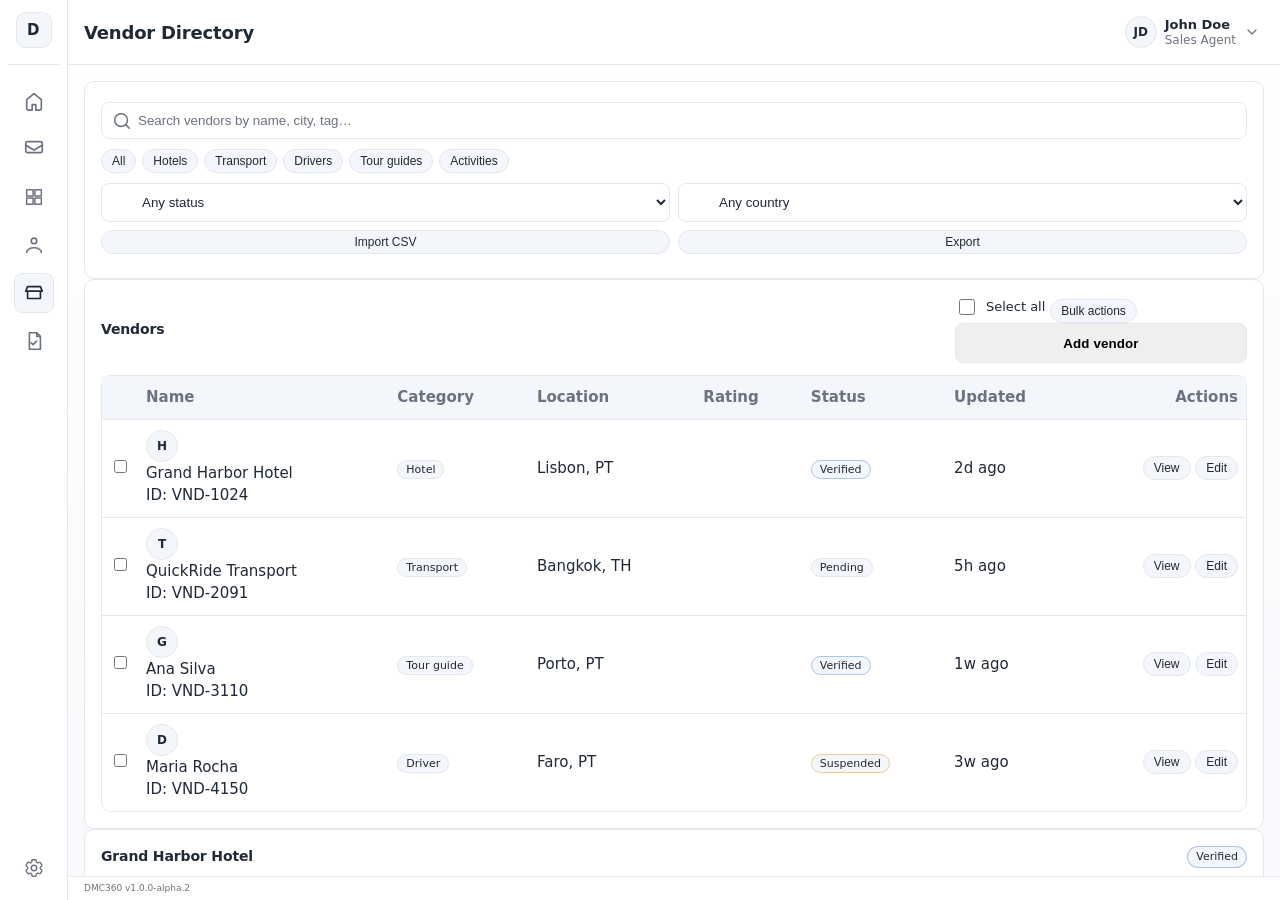
<file: static/dmc360/dashboard-vendors.html>
<!doctype html>
<html lang="en">
  <head>
    <meta charset="utf-8" />
    <meta name="viewport" content="width=device-width, initial-scale=1" />
    <title>DMC 360 — Vendor Directory</title>
    <link rel="stylesheet" href="./css/style.css" />
  </head>
  <body>
    <div class="layout">
      <aside class="sidebar">
        <div class="toolbar">
          <a href="/" class="toolbar__app" aria-label="App">D</a>

          <hr class="toolbar__divider" />

          <nav class="toolbar__nav" aria-label="Primary">
            <a class="toolbar__btn" aria-label="Home" title="Home" href="./dashboard-home.html">
              <svg class="toolbar__icon" viewBox="0 0 24 24" aria-hidden="true">
                <path d="M4 10.5 12 4l8 6.5V20a2 2 0 0 1-2 2h-4v-6H10v6H6a2 2 0 0 1-2-2z" fill="none" stroke="currentColor" stroke-width="1.8" stroke-linecap="round" stroke-linejoin="round"/>
              </svg>
            </a>
            <a class="toolbar__btn" aria-label="Conversations" title="Conversations" href="./dashboard-inbox.html">
              <svg class="toolbar__icon" viewBox="0 0 24 24" aria-hidden="true">
                <rect x="3" y="4" width="18" height="12" rx="2" ry="2" fill="none" stroke="currentColor" stroke-width="1.8"/>
                <path d="M3 8l9 5 9-5" fill="none" stroke="currentColor" stroke-width="1.8" stroke-linecap="round" stroke-linejoin="round"/>
              </svg>
            </a>
            <a class="toolbar__btn" aria-label="Modules" title="Modules" href="./dashboard-modules.html">
              <svg class="toolbar__icon" viewBox="0 0 24 24" aria-hidden="true">
                <path d="M4 4h7v7H4zM13 4h7v7h-7zM4 13h7v7H4zM13 13h7v7h-7z" fill="none" stroke="currentColor" stroke-width="1.6" stroke-linejoin="round"/>
              </svg>
            </a>
            <a class="toolbar__btn" aria-label="CRM" title="CRM" href="./dashboard-crm.html">
              <svg class="toolbar__icon" viewBox="0 0 24 24" aria-hidden="true">
                <circle cx="12" cy="7.5" r="3" fill="none" stroke="currentColor" stroke-width="1.8"/>
                <path d="M4 20a8 5 0 0 1 16 0" fill="none" stroke="currentColor" stroke-width="1.8" stroke-linecap="round" stroke-linejoin="round"/>
              </svg>
            </a>
            <a class="toolbar__btn toolbar__btn--active" aria-label="Vendors" title="Vendors" aria-current="page" href="./dashboard-vendors.html">
              <svg class="toolbar__icon" viewBox="0 0 24 24" aria-hidden="true">
                <path d="M3 10h18l-2-5H5l-2 5Z" fill="none" stroke="currentColor" stroke-width="1.8" stroke-linejoin="round"/>
                <path d="M5 10v8h14v-8" fill="none" stroke="currentColor" stroke-width="1.8" stroke-linejoin="round"/>
              </svg>
            </a>
            <a class="toolbar__btn" aria-label="Visa & Docs" title="Visa & Docs" href="./dashboard-visa-docs.html">
              <svg class="toolbar__icon" viewBox="0 0 24 24" aria-hidden="true">
                <path d="M7 3h8l4 4v14H7V3Z" fill="none" stroke="currentColor" stroke-width="1.8" stroke-linejoin="round"/>
                <path d="M15 3v4h4" fill="none" stroke="currentColor" stroke-width="1.8" stroke-linejoin="round"/>
                <path d="M9 14l2 2 4-4" fill="none" stroke="currentColor" stroke-width="1.8" stroke-linecap="round" stroke-linejoin="round"/>
              </svg>
            </a>
          </nav>

          <div class="toolbar__spacer" aria-hidden="true"></div>

          <a class="toolbar__btn" aria-label="Settings" title="Settings" href="./dashboard-settings.html">
            <svg class="toolbar__icon" viewBox="0 0 24 24" aria-hidden="true" fill="none" stroke="currentColor" stroke-width="1.5">
              <path stroke-linecap="round" stroke-linejoin="round" d="M9.594 3.94c.09-.542.56-.94 1.11-.94h2.593c.55 0 1.02.398 1.11.94l.213 1.281c.063.374.313.686.645.87.074.04.147.083.22.127.325.196.72.257 1.075.124l1.217-.456a1.125 1.125 0 0 1 1.37.49l1.296 2.247a1.125 1.125 0 0 1-.26 1.431l-1.003.827c-.293.241-.438.613-.43.992a7.723 7.723 0 0 1 0 .255c-.008.378.137.75.43.991l1.004.827c.424.35.534.955.26 1.43l-1.298 2.247a1.125 1.125 0 0 1-1.369.491l-1.217-.456c-.355-.133-.75-.072-1.076.124a6.47 6.47 0 0 1-.22.128c-.331.183-.581.495-.644.869l-.213 1.281c-.09.543-.56.94-1.11.94h-2.594c-.55 0-1.019-.398-1.11-.94l-.213-1.281c-.062-.374-.312-.686-.644-.87a6.52 6.52 0 0 1-.22-.127c-.325-.196-.72-.257-1.076-.124l-1.217.456a1.125 1.125 0 0 1-1.369-.49l-1.297-2.247a1.125 1.125 0 0 1 .26-1.431l1.004-.827c.292-.24.437-.613.43-.991a6.932 6.932 0 0 1 0-.255c.007-.38-.138-.751-.43-.992l-1.004-.827a1.125 1.125 0 0 1-.26-1.43l1.297-2.247a1.125 1.125 0 0 1 1.37-.491l1.216.456c.356.133.751.072 1.076-.124.072-.044.146-.086.22-.128.332-.183.582-.495.644-.869l.214-1.28Z" />
              <path stroke-linecap="round" stroke-linejoin="round" d="M15 12a3 3 0 1 1-6 0 3 3 0 0 1 6 0Z" />
            </svg>
          </a>
        </div>
      </aside>

      <section class="main">
        <header class="app-header">
          <h1 class="page-title">Vendor Directory</h1>
          <div class="header-right">
            <details class="user-menu">
              <summary class="user-menu__summary" aria-label="Open user menu">
                <div class="user-menu__avatar" aria-hidden="true">JD</div>
                <div class="user-menu__meta">
                  <div class="user-menu__name">John Doe</div>
                  <div class="user-menu__role">Sales Agent</div>
                </div>
                <svg class="user-menu__chevron" viewBox="0 0 24 24" aria-hidden="true">
                  <path d="M6 9l6 6 6-6" fill="none" stroke="currentColor" stroke-width="1.8" stroke-linecap="round" stroke-linejoin="round"/>
                </svg>
              </summary>
              <ul class="user-menu__list" role="menu">
                <li class="user-menu__item"><a class="user-menu__link" href="#" role="menuitem">Profile</a></li>
                <li class="user-menu__item"><a class="user-menu__link" href="#" role="menuitem">Preferences</a></li>
                <li class="user-menu__item"><hr /></li>
                <li class="user-menu__item"><a class="user-menu__link" href="./login.html" role="menuitem">Sign out</a></li>
              </ul>
            </details>
          </div>
        </header>

        <div class="content">
          <div class="vendors-page">
            <div class="vendors-left">
              <!-- Filters/search -->
              <article class="panel">
                <div class="panel-body">
                  <div class="modules-toolbar">
                    <div class="input-wrap">
                      <svg class="icon" viewBox="0 0 24 24" aria-hidden="true">
                        <circle cx="11" cy="11" r="7" fill="none" stroke="currentColor" stroke-width="1.6"/>
                        <path d="M20 20l-3.5-3.5" fill="none" stroke="currentColor" stroke-width="1.6" stroke-linecap="round"/>
                      </svg>
                      <input class="text-input" type="search" placeholder="Search vendors by name, city, tag…" />
                    </div>
                    <div class="thread-filters">
                      <button class="pill" aria-pressed="true">All</button>
                      <button class="pill">Hotels</button>
                      <button class="pill">Transport</button>
                      <button class="pill">Drivers</button>
                      <button class="pill">Tour guides</button>
                      <button class="pill">Activities</button>
                    </div>
                    <div class="mini-grid">
                      <select class="text-input" aria-label="Status">
                        <option selected>Any status</option>
                        <option>Verified</option>
                        <option>Pending</option>
                        <option>Suspended</option>
                      </select>
                      <select class="text-input" aria-label="Country">
                        <option selected>Any country</option>
                        <option>USA</option>
                        <option>UK</option>
                        <option>Italy</option>
                        <option>Thailand</option>
                      </select>
                      <button class="pill" type="button">Import CSV</button>
                      <button class="pill" type="button">Export</button>
                    </div>
                  </div>
                </div>
              </article>

              <!-- Vendor list -->
              <article class="panel">
                <header class="panel-header">
                  <h3 class="panel-title">Vendors</h3>
                  <div class="panel-actions">
                    <label class="checkbox">
                      <input type="checkbox" />
                      <span>Select all</span>
                    </label>
                    <button class="pill" type="button">Bulk actions</button>
                    <!-- Add Vendor button moved into main content area -->
                    <button class="btn" type="button" id="add-vendor-btn">Add vendor</button>
                  </div>
                </header>
                <div class="panel-body">
                  <div class="table-wrap">
                    <table class="table vendor-table" aria-label="Vendors">
                      <thead>
                        <tr>
                          <th style="width:32px;"></th>
                          <th>Name</th>
                          <th>Category</th>
                          <th>Location</th>
                          <th>Rating</th>
                          <th>Status</th>
                          <th>Updated</th>
                          <th style="text-align:right;">Actions</th>
                        </tr>
                      </thead>
                      <tbody id="vendors-tbody">
                        <tr data-vendor="grand-harbor" tabindex="0" class="vendor-row is-selected">
                          <td><input type="checkbox" aria-label="Select row" /></td>
                          <td>
                            <div class="row-cell">
                              <div class="avatar small">H</div>
                              <div>
                                <div class="row-title">Grand Harbor Hotel</div>
                                <div class="row-subtitle">ID: VND-1024</div>
                              </div>
                            </div>
                          </td>
                          <td><span class="pill small">Hotel</span></td>
                          <td>Lisbon, PT</td>
                          <td>
                            <div class="stars" aria-label="4.5/5">
                              <span class="star full"></span><span class="star full"></span><span class="star full"></span><span class="star full"></span><span class="star half"></span>
                            </div>
                          </td>
                          <td><span class="pill small success">Verified</span></td>
                          <td>2d ago</td>
                          <td class="actions-cell">
                            <button class="pill" type="button">View</button>
                            <button class="pill" type="button">Edit</button>
                          </td>
                        </tr>
                        <tr data-vendor="quick-ride" tabindex="0" class="vendor-row">
                          <td><input type="checkbox" aria-label="Select row" /></td>
                          <td>
                            <div class="row-cell">
                              <div class="avatar small">T</div>
                              <div>
                                <div class="row-title">QuickRide Transport</div>
                                <div class="row-subtitle">ID: VND-2091</div>
                              </div>
                            </div>
                          </td>
                          <td><span class="pill small">Transport</span></td>
                          <td>Bangkok, TH</td>
                          <td>
                            <div class="stars" aria-label="4/5">
                              <span class="star full"></span><span class="star full"></span><span class="star full"></span><span class="star full"></span><span class="star"></span>
                            </div>
                          </td>
                          <td><span class="pill small">Pending</span></td>
                          <td>5h ago</td>
                          <td class="actions-cell">
                            <button class="pill" type="button">View</button>
                            <button class="pill" type="button">Edit</button>
                          </td>
                        </tr>
                        <tr data-vendor="ana-silva" tabindex="0" class="vendor-row">
                          <td><input type="checkbox" aria-label="Select row" /></td>
                          <td>
                            <div class="row-cell">
                              <div class="avatar small">G</div>
                              <div>
                                <div class="row-title">Ana Silva</div>
                                <div class="row-subtitle">ID: VND-3110</div>
                              </div>
                            </div>
                          </td>
                          <td><span class="pill small">Tour guide</span></td>
                          <td>Porto, PT</td>
                          <td>
                            <div class="stars" aria-label="5/5">
                              <span class="star full"></span><span class="star full"></span><span class="star full"></span><span class="star full"></span><span class="star full"></span>
                            </div>
                          </td>
                          <td><span class="pill small success">Verified</span></td>
                          <td>1w ago</td>
                          <td class="actions-cell">
                            <button class="pill" type="button">View</button>
                            <button class="pill" type="button">Edit</button>
                          </td>
                        </tr>
                        <tr data-vendor="maria-rocha" tabindex="0" class="vendor-row">
                          <td><input type="checkbox" aria-label="Select row" /></td>
                          <td>
                            <div class="row-cell">
                              <div class="avatar small">D</div>
                              <div>
                                <div class="row-title">Maria Rocha</div>
                                <div class="row-subtitle">ID: VND-4150</div>
                              </div>
                            </div>
                          </td>
                          <td><span class="pill small">Driver</span></td>
                          <td>Faro, PT</td>
                          <td>
                            <div class="stars" aria-label="3.5/5">
                              <span class="star full"></span><span class="star full"></span><span class="star full"></span><span class="star half"></span><span class="star"></span>
                            </div>
                          </td>
                          <td><span class="pill small warn">Suspended</span></td>
                          <td>3w ago</td>
                          <td class="actions-cell">
                            <button class="pill" type="button">View</button>
                            <button class="pill" type="button">Edit</button>
                          </td>
                        </tr>
                      </tbody>
                    </table>
                  </div>
                </div>
              </article>
            </div>

            <!-- Details side panel -->
            <aside class="panel vendor-details" aria-label="Vendor details">
              <header class="panel-header">
                <h3 class="panel-title" id="vd-name">Grand Harbor Hotel</h3>
                <span id="vd-status" class="pill small success">Verified</span>
              </header>
              <div class="panel-body">
                <div class="mini-info">
                  <div><dt>Category</dt><dd id="vd-category">Hotel</dd></div>
                  <div><dt>Location</dt><dd id="vd-location">Lisbon, Portugal</dd></div>
                  <div><dt>Code</dt><dd id="vd-code">VND-1024</dd></div>
                </div>

                <div>
                  <div class="section-title">Contacts</div>
                  <ul class="list">
                    <li>Front desk — +351 21 000 000</li>
                    <li>Sales — sales@grandharbor.pt</li>
                  </ul>
                </div>

                <div>
                  <div class="section-title">Compliance</div>
                  <ul class="list">
                    <li>Business license — Valid to 2026-12-31</li>
                    <li>Insurance — Expires 2025-11-15</li>
                    <li>W-8/W-9 — On file</li>
                  </ul>
                </div>

                <div>
                  <div class="section-title">Tags</div>
                  <ul class="mini-tags">
                    <li>5-star</li><li>Waterfront</li><li>Conference</li>
                  </ul>
                </div>

                <div class="actions-row" style="justify-content: space-between;">
                  <button class="pill" type="button">Request documents</button>
                  <div>
                    <button class="pill" type="button">Edit</button>
                    <button class="pill" type="button">Disable</button>
                  </div>
                </div>
              </div>
            </aside>
          </div>
        </div>
        <footer class="app-footer" aria-label="Status bar">
          DMC360 v1.0.0-alpha.2
        </footer>
      </section>
    </div>

    <!-- Add vendor dialog -->
    <dialog id="addVendorDialog" class="modal" aria-labelledby="addVendorTitle">
      <form method="dialog" id="addVendorForm" class="mini-form">
        <header class="panel-header">
          <h3 class="panel-title" id="addVendorTitle">Add vendor</h3>
        </header>
        <div class="panel-body">
          <div class="mini-grid">
            <input class="text-input" name="name" placeholder="Vendor name" required />
            <select class="text-input" name="category" required>
              <option value="Hotel">Hotel</option>
              <option value="Transport">Transport</option>
              <option value="Driver">Driver</option>
              <option value="Tour guide">Tour guide</option>
              <option value="Activity">Activity</option>
              <option value="Other">Other</option>
            </select>
            <input class="text-input" name="city" placeholder="City" />
            <input class="text-input" name="country" placeholder="Country" />
          </div>

          <div class="mini-grid">
            <input class="text-input" type="text" name="contactName" placeholder="Contact name" />
            <input class="text-input" type="email" name="contactEmail" placeholder="Contact email" />
            <input class="text-input" type="tel" name="contactPhone" placeholder="Phone" />
            <select class="text-input" name="status">
              <option value="Verified">Verified</option>
              <option value="Pending" selected>Pending</option>
              <option value="Suspended">Suspended</option>
            </select>
          </div>

          <div class="mini-grid">
            <input class="text-input" type="number" name="rating" min="0" max="5" step="0.5" placeholder="Rating (0–5)" />
            <input class="text-input" name="tags" placeholder="Tags (comma separated)" />
          </div>

          <div class="actions-row" style="justify-content: flex-end; gap:8px;">
            <button class="pill" type="button" id="cancelAddVendor">Cancel</button>
            <button class="btn" value="confirm" id="confirmAddVendor">Create vendor</button>
          </div>
        </div>
      </form>
    </dialog>

    <script>
      // Simple selection + details sync + add vendor
      (function () {
        const tbody = document.getElementById('vendors-tbody');
        const rowsSel = () => Array.from(tbody.querySelectorAll('.vendor-row'));

        const nameEl = document.getElementById('vd-name');
        const statusEl = document.getElementById('vd-status');
        const catEl = document.getElementById('vd-category');
        const locEl = document.getElementById('vd-location');
        const codeEl = document.getElementById('vd-code');

        function starHTML(rating) {
          const r = Math.max(0, Math.min(5, Number(rating) || 0));
          const full = Math.floor(r);
          const half = r - full >= 0.5 ? 1 : 0;
          const empty = 5 - full - half;
          return [
            ...Array(full).fill('<span class="star full"></span>'),
            ...Array(half).fill('<span class="star half"></span>'),
            ...Array(empty).fill('<span class="star"></span>')
          ].join('');
        }

        function selectRow(tr) {
          rowsSel().forEach(r => r.classList.remove('is-selected'));
          tr.classList.add('is-selected');

          const name = tr.querySelector('.row-title')?.textContent?.trim() || '';
          const statusPill = tr.querySelector('td:nth-child(6) .pill');
          const category = tr.querySelector('td:nth-child(3)')?.innerText.trim() || '';
          const location = tr.querySelector('td:nth-child(4)')?.innerText.trim() || '';
          const codeText = tr.querySelector('.row-subtitle')?.textContent?.trim() || '';
          const code = (codeText.match(/VND-\d+/) || [codeText])[0];

          nameEl.textContent = name;
          if (statusPill) {
            statusEl.textContent = statusPill.textContent.trim();
            const variant = Array.from(statusPill.classList).find(c => c === 'success' || c === 'warn') || '';
            statusEl.className = 'pill small ' + variant;
          }
          catEl.textContent = category;
          locEl.textContent = location;
          codeEl.textContent = code;
        }

        function bindRow(tr) {
          tr.addEventListener('click', () => selectRow(tr));
          tr.addEventListener('keydown', (e) => {
            if (e.key === 'Enter' || e.key === ' ') {
              e.preventDefault();
              selectRow(tr);
            }
          });
        }

        rowsSel().forEach(bindRow);
        if (rowsSel().length) selectRow(rowsSel()[0]);

        // Add vendor dialog logic
        const dialog = document.getElementById('addVendorDialog');
        const openBtn = document.getElementById('add-vendor-btn');
        const cancelBtn = document.getElementById('cancelAddVendor');
        const form = document.getElementById('addVendorForm');
        const confirmBtn = document.getElementById('confirmAddVendor');

        openBtn?.addEventListener('click', () => dialog.showModal());
        cancelBtn?.addEventListener('click', () => dialog.close());

        form?.addEventListener('submit', (e) => {
          e.preventDefault();
        });

        confirmBtn?.addEventListener('click', (e) => {
          e.preventDefault();
          const data = Object.fromEntries(new FormData(form).entries());
          const id = 'VND-' + Math.floor(1000 + Math.random() * 9000);
          const initial = (data.name || '?').trim().charAt(0).toUpperCase() || '?';
          const statusClass = data.status === 'Verified' ? 'success' : (data.status === 'Suspended' ? 'warn' : '');
          const location = [data.city, data.country].filter(Boolean).join(', ') || '—';

          const tr = document.createElement('tr');
          tr.className = 'vendor-row';
          tr.tabIndex = 0;
          tr.innerHTML = `
            <td><input type="checkbox" aria-label="Select row" /></td>
            <td>
              <div class="row-cell">
                <div class="avatar small">${initial}</div>
                <div>
                  <div class="row-title">${data.name || 'New vendor'}</div>
                  <div class="row-subtitle">ID: ${id}</div>
                </div>
              </div>
            </td>
            <td><span class="pill small">${data.category || 'Other'}</span></td>
            <td>${location}</td>
            <td><div class="stars" aria-label="${data.rating || 0}/5">${starHTML(data.rating)}</div></td>
            <td><span class="pill small ${statusClass}">${data.status || 'Pending'}</span></td>
            <td>just now</td>
            <td class="actions-cell">
              <button class="pill" type="button">View</button>
              <button class="pill" type="button">Edit</button>
            </td>
          `;
          tbody.prepend(tr);
          bindRow(tr);
          selectRow(tr);

          dialog.close();
          form.reset();
        });

        // Close dialog with ESC/backdrop is native to <dialog>
      })();
    </script>
  </body>
</html>
</file>
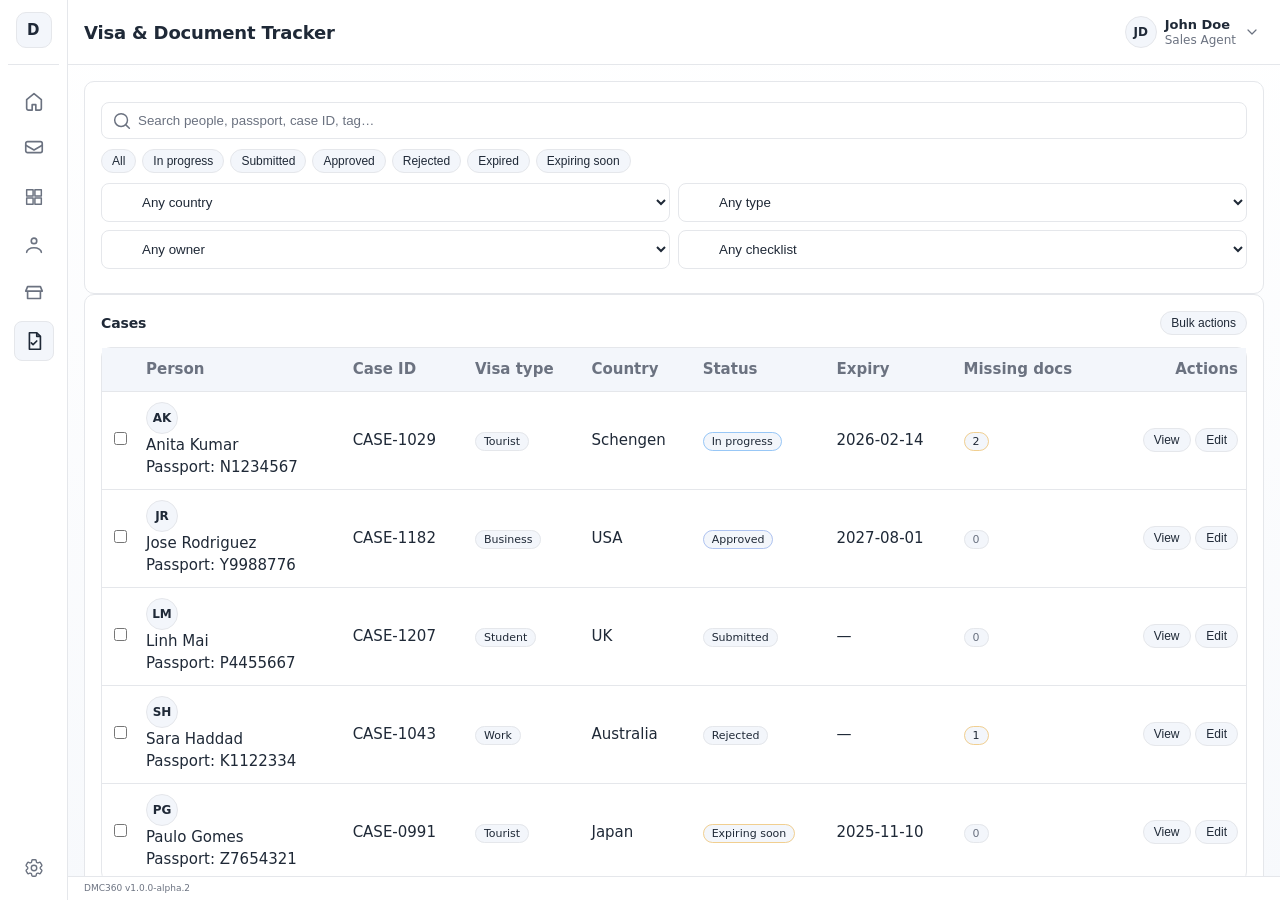
<file: static/dmc360/dashboard-visa-docs.html>
<!doctype html>
<html lang="en">
  <head>
    <meta charset="utf-8" />
    <meta name="viewport" content="width=device-width, initial-scale=1" />
    <title>DMC 360 — Visa & Document Tracker</title>
    <link rel="stylesheet" href="./css/style.css" />
  </head>
  <body>
    <div class="layout">
      <aside class="sidebar">
        <div class="toolbar">
          <a href="/" class="toolbar__app" aria-label="App">D</a>

          <hr class="toolbar__divider" />

          <nav class="toolbar__nav" aria-label="Primary">
            <a class="toolbar__btn" aria-label="Home" title="Home" href="./dashboard-home.html">
              <svg class="toolbar__icon" viewBox="0 0 24 24" aria-hidden="true">
                <path d="M4 10.5 12 4l8 6.5V20a2 2 0 0 1-2 2h-4v-6H10v6H6a2 2 0 0 1-2-2z" fill="none" stroke="currentColor" stroke-width="1.8" stroke-linecap="round" stroke-linejoin="round"/>
              </svg>
            </a>
            <a class="toolbar__btn" aria-label="Conversations" title="Conversations" href="./dashboard-inbox.html">
              <svg class="toolbar__icon" viewBox="0 0 24 24" aria-hidden="true">
                <rect x="3" y="4" width="18" height="12" rx="2" ry="2" fill="none" stroke="currentColor" stroke-width="1.8"/>
                <path d="M3 8l9 5 9-5" fill="none" stroke="currentColor" stroke-width="1.8" stroke-linecap="round" stroke-linejoin="round"/>
              </svg>
            </a>
            <a class="toolbar__btn" aria-label="Modules" title="Modules" href="./dashboard-modules.html">
              <svg class="toolbar__icon" viewBox="0 0 24 24" aria-hidden="true">
                <path d="M4 4h7v7H4zM13 4h7v7h-7zM4 13h7v7H4zM13 13h7v7h-7z" fill="none" stroke="currentColor" stroke-width="1.6" stroke-linejoin="round"/>
              </svg>
            </a>
            <a class="toolbar__btn" aria-label="CRM" title="CRM" href="./dashboard-crm.html">
              <svg class="toolbar__icon" viewBox="0 0 24 24" aria-hidden="true">
                <circle cx="12" cy="7.5" r="3" fill="none" stroke="currentColor" stroke-width="1.8"/>
                <path d="M4 20a8 5 0 0 1 16 0" fill="none" stroke="currentColor" stroke-width="1.8" stroke-linecap="round" stroke-linejoin="round"/>
              </svg>
            </a>
            <a class="toolbar__btn" aria-label="Vendors" title="Vendors" href="./dashboard-vendors.html">
              <svg class="toolbar__icon" viewBox="0 0 24 24" aria-hidden="true">
                <path d="M3 10h18l-2-5H5l-2 5Z" fill="none" stroke="currentColor" stroke-width="1.8" stroke-linejoin="round"/>
                <path d="M5 10v8h14v-8" fill="none" stroke="currentColor" stroke-width="1.8" stroke-linejoin="round"/>
              </svg>
            </a>
            <a class="toolbar__btn toolbar__btn--active" aria-label="Visa & Docs" title="Visa & Docs" aria-current="page" href="./dashboard-visa-docs.html">
              <svg class="toolbar__icon" viewBox="0 0 24 24" aria-hidden="true">
                <path d="M7 3h8l4 4v14H7V3Z" fill="none" stroke="currentColor" stroke-width="1.8" stroke-linejoin="round"/>
                <path d="M15 3v4h4" fill="none" stroke="currentColor" stroke-width="1.8" stroke-linejoin="round"/>
                <path d="M9 14l2 2 4-4" fill="none" stroke="currentColor" stroke-width="1.8" stroke-linecap="round" stroke-linejoin="round"/>
              </svg>
            </a>
          </nav>

          <div class="toolbar__spacer" aria-hidden="true"></div>

          <a class="toolbar__btn" aria-label="Settings" title="Settings" href="./dashboard-settings.html">
            <svg class="toolbar__icon" viewBox="0 0 24 24" aria-hidden="true" fill="none" stroke="currentColor" stroke-width="1.5">
              <path stroke-linecap="round" stroke-linejoin="round" d="M9.594 3.94c.09-.542.56-.94 1.11-.94h2.593c.55 0 1.02.398 1.11.94l.213 1.281c.063.374.313.686.645.87.074.04.147.083.22.127.325.196.72.257 1.075.124l1.217-.456a1.125 1.125 0 0 1 1.37.49l1.296 2.247a1.125 1.125 0 0 1-.26 1.431l-1.003.827c-.293.241-.438.613-.43.992a7.723 7.723 0 0 1 0 .255c-.008.378.137.75.43.991l1.004.827c.424.35.534.955.26 1.43l-1.298 2.247a1.125 1.125 0 0 1-1.369.491l-1.217-.456c-.355-.133-.75-.072-1.076.124a6.47 6.47 0 0 1-.22.128c-.331.183-.581.495-.644.869l-.213 1.281c-.09.543-.56.94-1.11.94h-2.594c-.55 0-1.019-.398-1.11-.94l-.213-1.281c-.062-.374-.312-.686-.644-.87a6.52 6.52 0 0 1-.22-.127c-.325-.196-.72-.257-1.076-.124l-1.217.456a1.125 1.125 0 0 1-1.369-.49l-1.297-2.247a1.125 1.125 0 0 1 .26-1.431l1.004-.827c.292-.24.437-.613.43-.991a6.932 6.932 0 0 1 0-.255c.007-.38-.138-.751-.43-.992l-1.004-.827a1.125 1.125 0 0 1-.26-1.43l1.297-2.247a1.125 1.125 0 0 1 1.37-.491l1.216.456c.356.133.751.072 1.076-.124.072-.044.146-.086.22-.128.332-.183.582-.495.644-.869l.214-1.28Z" />
              <path stroke-linecap="round" stroke-linejoin="round" d="M15 12a3 3 0 1 1-6 0 3 3 0 0 1 6 0Z" />
            </svg>
          </a>
        </div>
      </aside>

      <section class="main">
        <header class="app-header">
          <h1 class="page-title">Visa & Document Tracker</h1>
          <div class="header-right">
            <details class="user-menu">
              <summary class="user-menu__summary" aria-label="Open user menu">
                <div class="user-menu__avatar" aria-hidden="true">JD</div>
                <div class="user-menu__meta">
                  <div class="user-menu__name">John Doe</div>
                  <div class="user-menu__role">Sales Agent</div>
                </div>
                <svg class="user-menu__chevron" viewBox="0 0 24 24" aria-hidden="true">
                  <path d="M6 9l6 6 6-6" fill="none" stroke="currentColor" stroke-width="1.8" stroke-linecap="round" stroke-linejoin="round"/>
                </svg>
              </summary>
              <ul class="user-menu__list" role="menu">
                <li class="user-menu__item"><a class="user-menu__link" href="#" role="menuitem">Profile</a></li>
                <li class="user-menu__item"><a class="user-menu__link" href="#" role="menuitem">Preferences</a></li>
                <li class="user-menu__item"><hr /></li>
                <li class="user-menu__item"><a class="user-menu__link" href="./login.html" role="menuitem">Sign out</a></li>
              </ul>
            </details>
          </div>
        </header>

        <div class="content">
          <div class="tracker-page">
            <div class="tracker-left">
              <!-- Filters/search -->
              <article class="panel">
                <div class="panel-body">
                  <div class="modules-toolbar">
                    <div class="input-wrap">
                      <svg class="icon" viewBox="0 0 24 24" aria-hidden="true">
                        <circle cx="11" cy="11" r="7" fill="none" stroke="currentColor" stroke-width="1.6"/>
                        <path d="M20 20l-3.5-3.5" fill="none" stroke="currentColor" stroke-width="1.6" stroke-linecap="round"/>
                      </svg>
                      <input class="text-input" type="search" placeholder="Search people, passport, case ID, tag…" />
                    </div>
                    <div class="thread-filters">
                      <button class="pill" aria-pressed="true">All</button>
                      <button class="pill">In progress</button>
                      <button class="pill">Submitted</button>
                      <button class="pill">Approved</button>
                      <button class="pill">Rejected</button>
                      <button class="pill">Expired</button>
                      <button class="pill">Expiring soon</button>
                    </div>
                    <div class="mini-grid">
                      <select class="text-input" aria-label="Country">
                        <option selected>Any country</option>
                        <option>USA</option>
                        <option>UK</option>
                        <option>Schengen</option>
                        <option>Japan</option>
                        <option>Australia</option>
                      </select>
                      <select class="text-input" aria-label="Visa type">
                        <option selected>Any type</option>
                        <option>Tourist</option>
                        <option>Business</option>
                        <option>Student</option>
                        <option>Work</option>
                      </select>
                      <select class="text-input" aria-label="Owner">
                        <option selected>Any owner</option>
                        <option>Me</option>
                        <option>Team A</option>
                        <option>Team B</option>
                      </select>
                      <select class="text-input" aria-label="Checklist">
                        <option selected>Any checklist</option>
                        <option>Missing docs</option>
                        <option>Has expiry in 30d</option>
                        <option>Has appointment</option>
                      </select>
                    </div>
                  </div>
                </div>
              </article>

              <!-- Cases table -->
              <article class="panel">
                <header class="panel-header">
                  <h3 class="panel-title">Cases</h3>
                  <div class="panel-actions">
                    <button class="pill" type="button">Bulk actions</button>
                  </div>
                </header>
                <div class="panel-body">
                  <div class="table-wrap">
                    <table class="table" aria-label="Visa and document cases">
                      <thead>
                        <tr>
                          <th style="width:32px;"></th>
                          <th>Person</th>
                          <th>Case ID</th>
                          <th>Visa type</th>
                          <th>Country</th>
                          <th>Status</th>
                          <th>Expiry</th>
                          <th>Missing docs</th>
                          <th style="text-align:right;">Actions</th>
                        </tr>
                      </thead>
                      <tbody>
                        <tr>
                          <td><input type="checkbox" aria-label="Select row" /></td>
                          <td>
                            <div class="row-cell">
                              <div class="avatar small">AK</div>
                              <div>
                                <div class="row-title">Anita Kumar</div>
                                <div class="row-subtitle">Passport: N1234567</div>
                              </div>
                            </div>
                          </td>
                          <td>CASE-1029</td>
                          <td><span class="pill small">Tourist</span></td>
                          <td>Schengen</td>
                          <td><span class="pill small info">In progress</span></td>
                          <td>2026-02-14</td>
                          <td><span class="pill small warn">2</span></td>
                          <td class="actions-cell">
                            <button class="pill" type="button">View</button>
                            <button class="pill" type="button">Edit</button>
                          </td>
                        </tr>

                        <tr>
                          <td><input type="checkbox" aria-label="Select row" /></td>
                          <td>
                            <div class="row-cell">
                              <div class="avatar small">JR</div>
                              <div>
                                <div class="row-title">Jose Rodriguez</div>
                                <div class="row-subtitle">Passport: Y9988776</div>
                              </div>
                            </div>
                          </td>
                          <td>CASE-1182</td>
                          <td><span class="pill small">Business</span></td>
                          <td>USA</td>
                          <td><span class="pill small success">Approved</span></td>
                          <td>2027-08-01</td>
                          <td><span class="pill small muted">0</span></td>
                          <td class="actions-cell">
                            <button class="pill" type="button">View</button>
                            <button class="pill" type="button">Edit</button>
                          </td>
                        </tr>

                        <tr>
                          <td><input type="checkbox" aria-label="Select row" /></td>
                          <td>
                            <div class="row-cell">
                              <div class="avatar small">LM</div>
                              <div>
                                <div class="row-title">Linh Mai</div>
                                <div class="row-subtitle">Passport: P4455667</div>
                              </div>
                            </div>
                          </td>
                          <td>CASE-1207</td>
                          <td><span class="pill small">Student</span></td>
                          <td>UK</td>
                          <td><span class="pill small">Submitted</span></td>
                          <td>—</td>
                          <td><span class="pill small muted">0</span></td>
                          <td class="actions-cell">
                            <button class="pill" type="button">View</button>
                            <button class="pill" type="button">Edit</button>
                          </td>
                        </tr>

                        <tr>
                          <td><input type="checkbox" aria-label="Select row" /></td>
                          <td>
                            <div class="row-cell">
                              <div class="avatar small">SH</div>
                              <div>
                                <div class="row-title">Sara Haddad</div>
                                <div class="row-subtitle">Passport: K1122334</div>
                              </div>
                            </div>
                          </td>
                          <td>CASE-1043</td>
                          <td><span class="pill small">Work</span></td>
                          <td>Australia</td>
                          <td><span class="pill small danger">Rejected</span></td>
                          <td>—</td>
                          <td><span class="pill small warn">1</span></td>
                          <td class="actions-cell">
                            <button class="pill" type="button">View</button>
                            <button class="pill" type="button">Edit</button>
                          </td>
                        </tr>

                        <tr>
                          <td><input type="checkbox" aria-label="Select row" /></td>
                          <td>
                            <div class="row-cell">
                              <div class="avatar small">PG</div>
                              <div>
                                <div class="row-title">Paulo Gomes</div>
                                <div class="row-subtitle">Passport: Z7654321</div>
                              </div>
                            </div>
                          </td>
                          <td>CASE-0991</td>
                          <td><span class="pill small">Tourist</span></td>
                          <td>Japan</td>
                          <td><span class="pill small warn">Expiring soon</span></td>
                          <td>2025-11-10</td>
                          <td><span class="pill small muted">0</span></td>
                          <td class="actions-cell">
                            <button class="pill" type="button">View</button>
                            <button class="pill" type="button">Edit</button>
                          </td>
                        </tr>
                      </tbody>
                    </table>
                  </div>
                </div>
              </article>
            </div>

            <!-- Details panel -->
            <aside class="panel tracker-details" aria-label="Case details">
              <header class="panel-header">
                <h3 class="panel-title">Case — Anita Kumar</h3>
                <span class="pill small info">In progress</span>
              </header>
              <div class="panel-body">
                <div class="mini-info">
                  <div><dt>Case ID</dt><dd>CASE-1029</dd></div>
                  <div><dt>Owner</dt><dd>Team A</dd></div>
                  <div><dt>Country</dt><dd>Schengen</dd></div>
                  <div><dt>Visa type</dt><dd>Tourist</dd></div>
                  <div><dt>Passport</dt><dd>N1234567</dd></div>
                  <div><dt>Expiry</dt><dd>2026-02-14</dd></div>
                </div>

                <div>
                  <div class="section-title">Applicant</div>
                  <ul class="list">
                    <li>Full name — Anita Kumar</li>
                    <li>DOB — 1994-05-18</li>
                    <li>Nationality — India</li>
                  </ul>
                </div>

                <div>
                  <div class="section-title">Checklist</div>
                  <ul class="doc-list">
                    <li>
                      <span>Passport copy</span>
                      <span class="pill small success">Received</span>
                    </li>
                    <li>
                      <span>Photo</span>
                      <span class="pill small success">Received</span>
                    </li>
                    <li>
                      <span>Flight itinerary</span>
                      <span class="pill small warn">Pending</span>
                    </li>
                    <li>
                      <span>Hotel booking</span>
                      <span class="pill small warn">Pending</span>
                    </li>
                    <li>
                      <span>Insurance</span>
                      <span class="pill small danger">Expired</span>
                    </li>
                  </ul>
                </div>

                <div>
                  <div class="section-title">Milestones</div>
                  <div class="progress">
                    <div class="progress-row">
                      <div class="progress-label">Docs</div>
                      <div class="progress-track" role="progressbar" aria-label="Docs" aria-valuemin="0" aria-valuemax="100" aria-valuenow="60">
                        <span class="progress-bar" style="--w:60%"></span>
                      </div>
                      <div class="progress-value">3/5</div>
                    </div>
                    <div class="progress-row">
                      <div class="progress-label">Overall</div>
                      <div class="progress-track" role="progressbar" aria-label="Overall" aria-valuemin="0" aria-valuemax="100" aria-valuenow="45">
                        <span class="progress-bar" style="--w:45%"></span>
                      </div>
                      <div class="progress-value">45%</div>
                    </div>
                  </div>
                </div>

                <div class="actions-row" style="justify-content: space-between;">
                  <button class="pill" type="button">Download packet</button>
                  <div>
                    <button class="pill" type="button">Request docs</button>
                    <button class="pill" type="button">Update status</button>
                  </div>
                </div>
              </div>
            </aside>
          </div>
        </div>
        <footer class="app-footer" aria-label="Status bar">
          DMC360 v1.0.0-alpha.2
        </footer>
      </section>
    </div>
  </body>
</html>
</file>
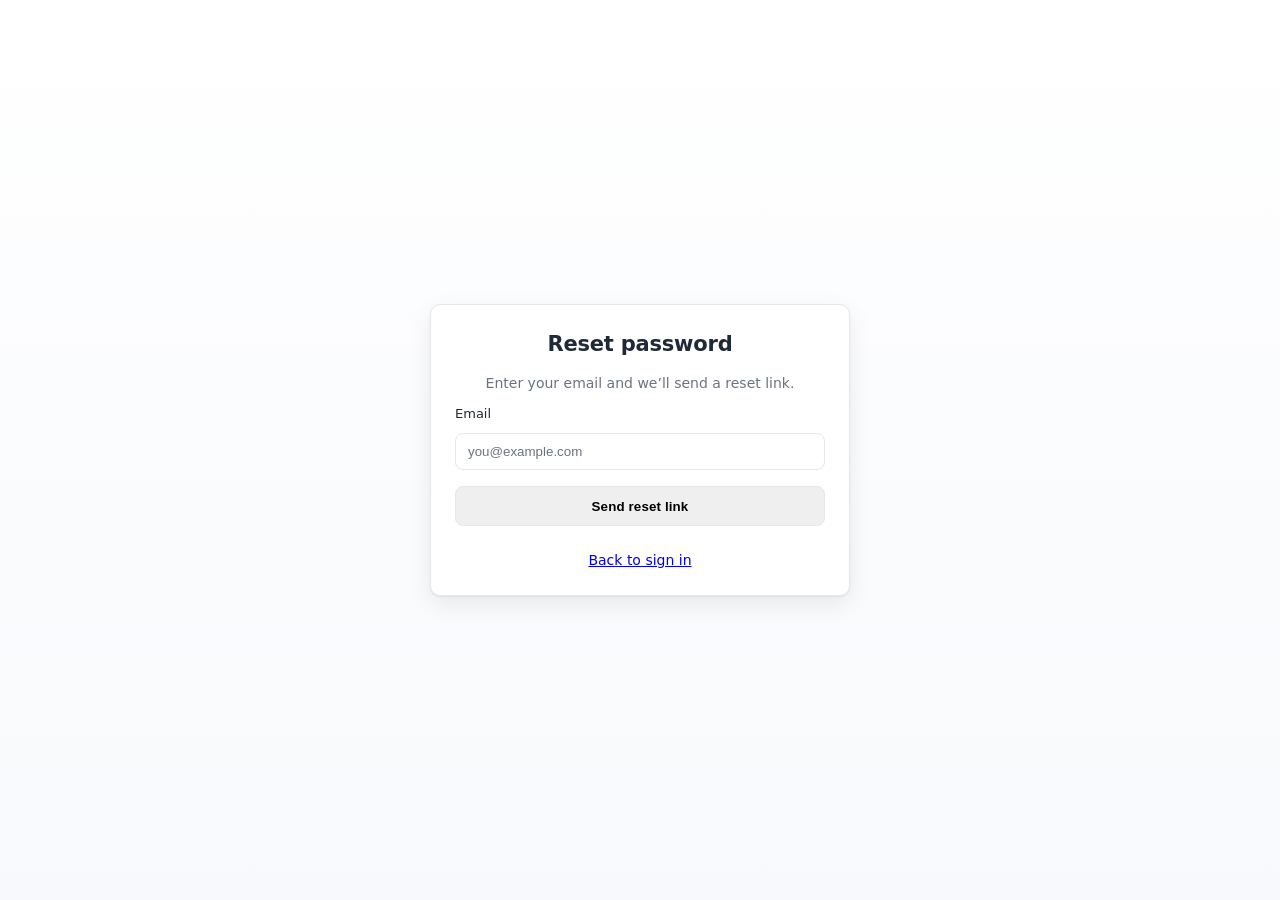
<file: static/dmc360/forgot-password.html>
<!doctype html>
<html lang="en">
  <head>
    <meta charset="utf-8" />
    <meta name="viewport" content="width=device-width, initial-scale=1" />
    <title>Reset password</title>
    <link rel="stylesheet" href="./css/style.css" />
  </head>
  <body>
    <main class="center">
      <section class="card">
        <header class="stack center-text">
          <h1 class="title">Reset password</h1>
          <p class="subtitle">Enter your email and we’ll send a reset link.</p>
        </header>

        <form class="stack form" action="./login.html" method="post" novalidate>
          <div class="field">
            <label for="reset-email">Email</label>
            <input
              id="reset-email"
              name="email"
              type="email"
              inputmode="email"
              autocomplete="username"
              placeholder="you@example.com"
              required
            />
          </div>

          <button class="btn" type="submit">Send reset link</button>

          <p class="subtitle" style="margin:8px 0 0; text-align:center;">
            <a href="./login.html">Back to sign in</a>
          </p>
        </form>
      </section>
    </main>
  </body>
</html>
</file>
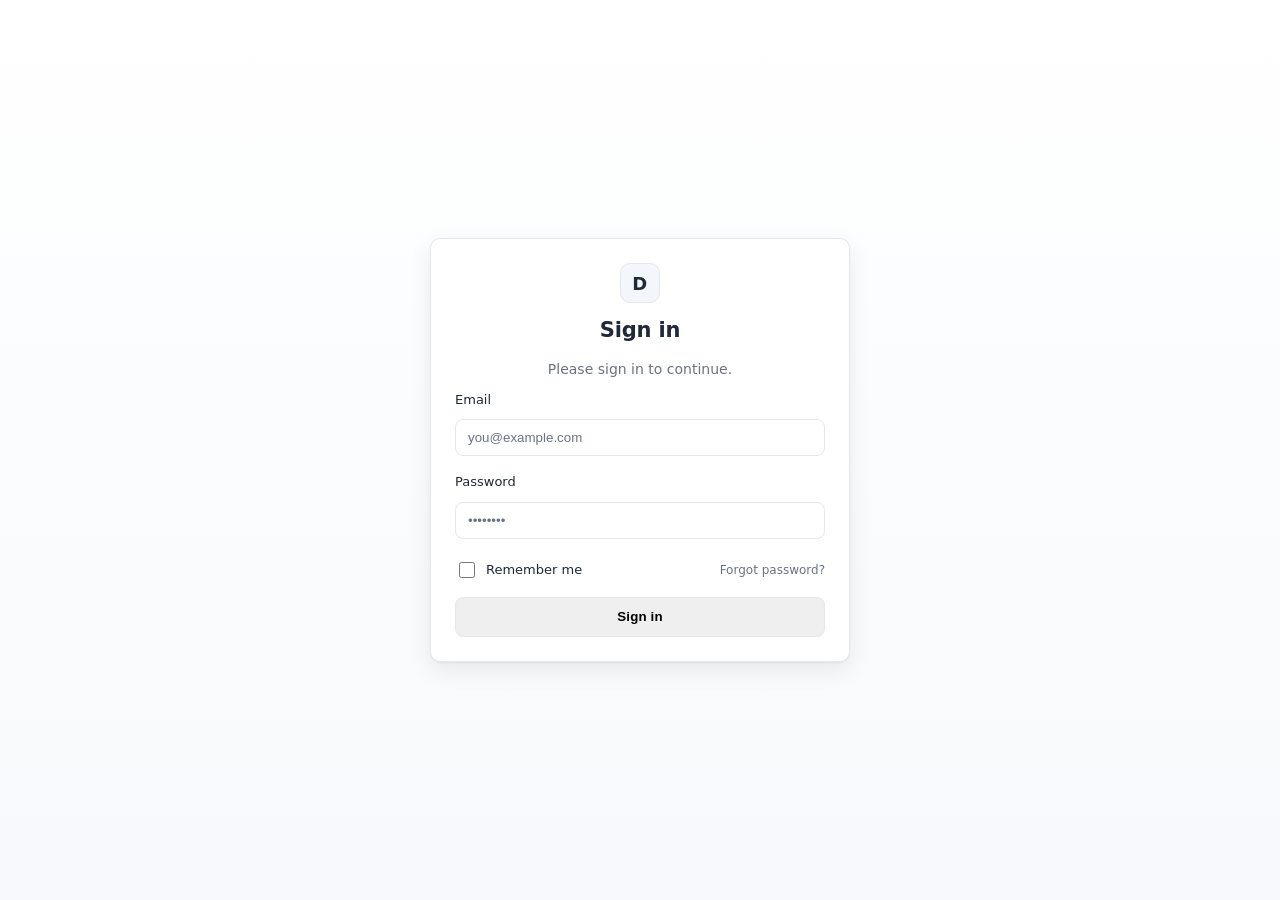
<file: static/dmc360/login.html>
<!doctype html>
<html lang="en">
  <head>
    <meta charset="utf-8" />
    <meta name="viewport" content="width=device-width, initial-scale=1" />
    <title>Sign in</title>
    <link rel="stylesheet" href="./css/style.css" />
  </head>
  <body>
    <main class="center">
      <section class="card">
        <div class="auth__brand">
          <a href="/" class="auth__logo app-icon app-icon--lg" aria-label="DMC360">D</a>
        </div>

        <header class="stack center-text">
          <h1 class="title">Sign in</h1>
          <p class="subtitle">Please sign in to continue.</p>
        </header>

        <form class="stack form" action="./verify-otp.html" method="post" novalidate>
          <div class="field">
            <label for="email">Email</label>
            <input
              id="email"
              name="email"
              type="email"
              inputmode="email"
              autocomplete="username"
              placeholder="you@example.com"
              required
            />
          </div>

          <div class="field">
            <label for="password">Password</label>
            <input
              id="password"
              name="password"
              type="password"
              autocomplete="current-password"
              placeholder="••••••••"
              required
              minlength="6"
            />
          </div>

          <div class="form-aux">
            <label class="checkbox">
              <input id="remember" name="remember" type="checkbox" />
              <span>Remember me</span>
            </label>
            <a class="muted-link" href="./forgot-password.html">Forgot password?</a>
          </div>

          <button class="btn" type="submit">Sign in</button>
        </form>
      </section>
    </main>
  </body>
</html>
</file>
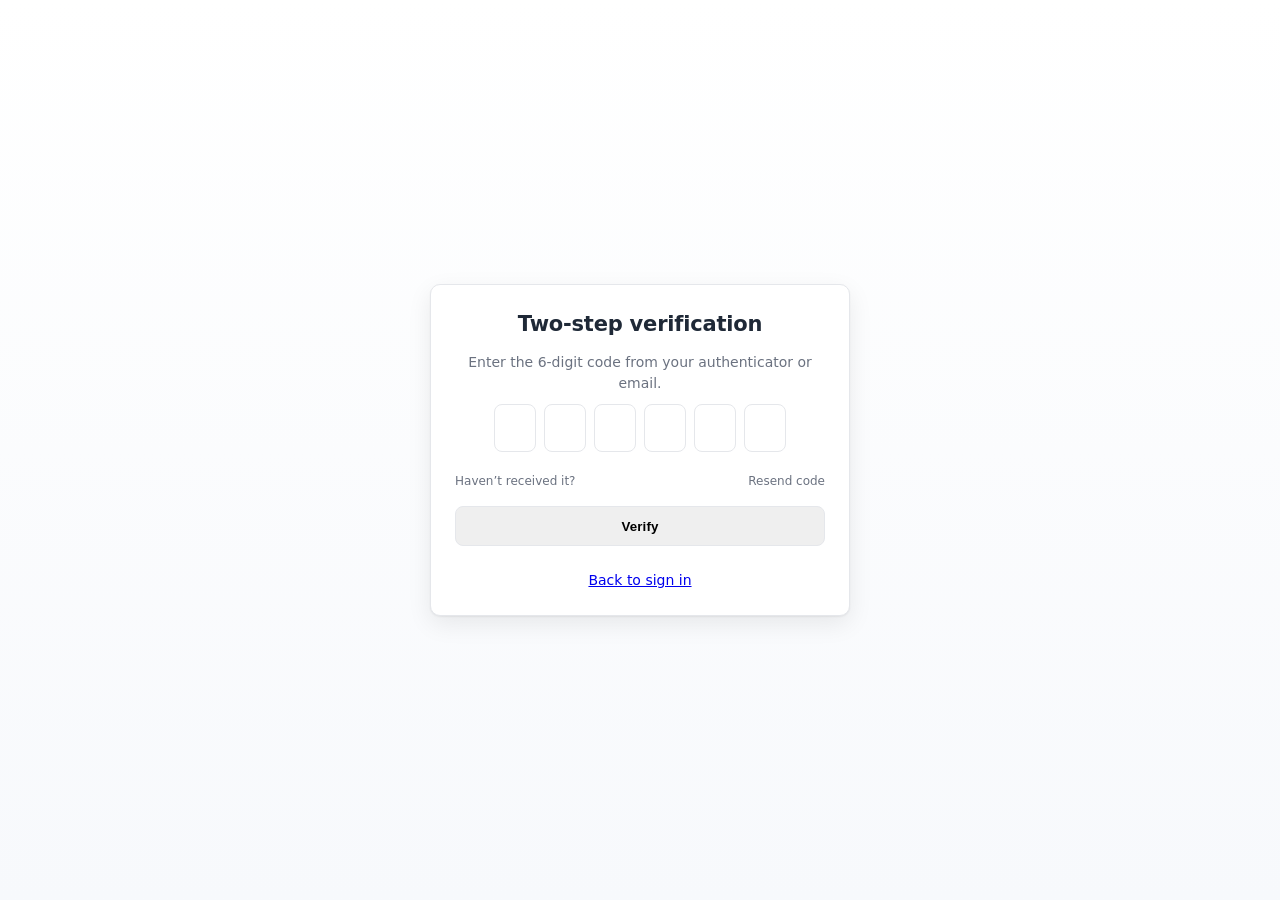
<file: static/dmc360/verify-otp.html>
<!doctype html>
<html lang="en">
  <head>
    <meta charset="utf-8" />
    <meta name="viewport" content="width=device-width, initial-scale=1" />
    <title>Two-step verification</title>
    <link rel="stylesheet" href="./css/style.css" />
  </head>
  <body>
    <main class="center">
      <section class="card">
        <header class="stack center-text">
          <h1 class="title">Two-step verification</h1>
          <p class="subtitle">Enter the 6-digit code from your authenticator or email.</p>
        </header>

        <form class="stack form" action="./dashboard-home.html" method="post" novalidate>
          <div class="otp-inputs" aria-label="One-time passcode" role="group">
            <input inputmode="numeric" pattern="[0-9]*" maxlength="1" autocomplete="one-time-code" aria-label="Digit 1" />
            <input inputmode="numeric" pattern="[0-9]*" maxlength="1" autocomplete="one-time-code" aria-label="Digit 2" />
            <input inputmode="numeric" pattern="[0-9]*" maxlength="1" autocomplete="one-time-code" aria-label="Digit 3" />
            <input inputmode="numeric" pattern="[0-9]*" maxlength="1" autocomplete="one-time-code" aria-label="Digit 4" />
            <input inputmode="numeric" pattern="[0-9]*" maxlength="1" autocomplete="one-time-code" aria-label="Digit 5" />
            <input inputmode="numeric" pattern="[0-9]*" maxlength="1" autocomplete="one-time-code" aria-label="Digit 6" />
          </div>

          <input type="hidden" name="otp" id="otp-value" />

          <div class="form-aux">
            <span class="otp-hint">Haven’t received it?</span>
            <a class="muted-link" id="resend-code" href="#">Resend code</a>
          </div>

          <button class="btn" type="submit">Verify</button>

          <p class="subtitle" style="margin:8px 0 0; text-align:center;">
            <a href="./login.html">Back to sign in</a>
          </p>
        </form>
      </section>
    </main>

    <script>
      (function () {
        const inputs = Array.from(document.querySelectorAll('.otp-inputs input'));
        const hidden = document.getElementById('otp-value');
        // Add: move inline onclick to JS
        const resendLink = document.getElementById('resend-code');
        resendLink?.addEventListener('click', (e) => {
          e.preventDefault();
          // TODO: trigger resend action (API call, cooldown UI, etc.)
        });

        function updateHidden() {
          hidden.value = inputs.map(i => i.value.trim()).join('');
        }

        inputs.forEach((inp, idx) => {
          inp.addEventListener('input', () => {
            inp.value = inp.value.replace(/\D/g, '').slice(0, 1);
            if (inp.value && idx < inputs.length - 1) inputs[idx + 1].focus();
            updateHidden();
          });
          inp.addEventListener('keydown', (e) => {
            if (e.key === 'Backspace' && !inp.value && idx > 0) {
              inputs[idx - 1].focus();
            }
          });
          inp.addEventListener('paste', (e) => {
            const text = (e.clipboardData || window.clipboardData).getData('text').replace(/\D/g, '').slice(0, inputs.length);
            if (!text) return;
            e.preventDefault();
            inputs.forEach((i, j) => i.value = text[j] || '');
            (inputs[Math.min(text.length, inputs.length) - 1] || inputs[0]).focus();
            updateHidden();
          });
        });
      })();
    </script>
  </body>
</html>
</file>
<file: static/dmc360/css/style.css>
:root {
  --bg: #f7f9fc;
  --bg-elev: #ffffff;
  --surface: #ffffff;
  --surface-2: #f3f6fb;
  --text: #1f2937;
  --text-muted: #6b7280;
  --primary: #2563eb;
  --primary-600: #1d4ed8;
  --primary-700: #1e40af;
  --danger: #dc2626;
  --border: #e5e7eb;
  --focus: #93c5fd;
  --radius: 10px;
  --radius-sm: 8px;
  --shadow-1: 0 8px 24px rgba(0, 0, 0, 0.08), 0 1px 2px rgba(0, 0, 0, 0.06);
  --shadow-inset: inset 0 1px 0 rgba(255, 255, 255, 0.8), inset 0 -1px 0 rgba(0, 0, 0, 0.05);
  --gap: 16px;
  --gap-lg: 24px;
  --gap-sm: 10px;

  /* aliases for existing rules */
  --muted: var(--text-muted);
  --outline: var(--focus);
}

@media (prefers-color-scheme: dark) {
  :root {
    --bg: #0e0f12;
    --bg-elev: #111317;
    --surface: #111317;
    --surface-2: #0f141b;
    --text: #e8eaed;
    --text-muted: #9aa0a6;
    --primary: #60a5fa;
    --primary-600: #3b82f6;
    --primary-700: #2563eb;
    --danger: #ef4444;
    --border: #242830;
    --focus: #60a5fa;
    --shadow-1: 0 8px 24px rgba(0, 0, 0, 0.35), 0 1px 2px rgba(0, 0, 0, 0.2);
    --shadow-inset: inset 0 1px 0 rgba(255, 255, 255, 0.06), inset 0 -1px 0 rgba(0, 0, 0, 0.3);
  }
}

*,
*::before,
*::after {
  box-sizing: border-box;
}

html, body {
  height: 100%;
}

body {
  margin: 0;
  font: 15px/1.5 ui-sans-serif, system-ui, -apple-system, Segoe UI, Roboto, Helvetica, Arial, "Apple Color Emoji", "Segoe UI Emoji";
  color: var(--text);
  background: linear-gradient(to bottom, var(--bg-elev), var(--bg));
}

.center {
  min-height: 100%;
  display: grid;
  place-items: center;
  padding: 32px 16px;
}

.card {
  width: 100%;
  max-width: 420px;
  background: var(--surface);
  border: 1px solid var(--border);
  border-radius: var(--radius);
  box-shadow: var(--shadow-1);
  padding: 24px;
}

.stack {
  display: grid;
  gap: var(--gap);
}

.form {
  margin-top: var(--gap-sm);
}

.center-text {
  text-align: center;
}

.title {
  margin: 0;
  font-size: 21px;
  font-weight: 600;
  letter-spacing: -0.01em;
}

.subtitle {
  margin: -4px 0 0 0;
  color: var(--muted);
  font-size: 14px;
}

.field {
  display: grid;
  gap: var(--gap-sm);
}

label {
  font-size: 13px;
  color: var(--text);
}

input[type="email"],
input[type="password"] {
  width: 100%;
  padding: 10px 12px;
  border: 1px solid var(--border);
  border-radius: var(--radius-sm);
  background: var(--surface);
  color: var(--text);
  outline: none;
  transition: border-color .15s ease, background-color .15s ease;
}

input::placeholder {
  color: var(--text-muted);
}

input:focus-visible {
  border-color: var(--focus);
  outline: 2px solid var(--focus);
  outline-offset: 2px;
}

input:user-invalid {
  border-color: var(--danger);
}

.checkbox {
  display: inline-flex;
  gap: 8px;
  align-items: center;
  user-select: none;
  cursor: pointer;
  color: var(--text);
}

.checkbox input {
  width: 16px;
  height: 16px;
  accent-color: currentColor;
}

.btn {
  display: inline-flex;
  justify-content: center;
  align-items: center;
  gap: 8px;
  width: 100%;
  height: 40px;
  padding: 0 14px;
  border: 1px solid var(--border);
  border-radius: var(--radius-sm);
  background: ButtonFace;
  color: ButtonText;
  font-weight: 600;
  letter-spacing: .01em;
  cursor: pointer;
  transition: border-color .15s ease;
  box-shadow: none;
}

.btn:hover {
  border-color: color-mix(in srgb, var(--border) 65%, var(--text) 35%);
}

.btn:active {
  transform: none;
}

.btn:focus-visible {
  outline: 2px solid var(--focus);
  outline-offset: 2px;
}

/* Login aux row */
.form-aux {
  display: flex;
  align-items: center;
  justify-content: space-between;
  gap: 12px;
  margin-top: 4px;
}
.form-aux .checkbox { margin: 0; }
.form-aux a.muted-link {
  font-size: 12px;
  color: var(--text-muted);
  text-decoration: none;
}
.form-aux a.muted-link:hover,
.form-aux a.muted-link:focus-visible {
  color: var(--text);
  text-decoration: underline;
  outline: none;
}

/* App layout */
.layout {
  display: grid;
  grid-template-columns: 68px 1fr;
  min-height: 100vh;
  /* New */
  height: 100vh;
  overflow: hidden;
}

.sidebar {
  background: var(--surface);
  border-right: 1px solid var(--border);
  /* New: keep toolbar sticky/visible */
  position: sticky;
  top: 0;
  height: 100vh;
  align-self: start;
  overflow: hidden;
}

.toolbar {
  /* was: min-height: 100vh; */
  min-height: 0;
  height: 100%;
  display: flex;
  flex-direction: column;
  align-items: center;
  gap: 8px;
  padding: 12px 8px;
}

.app-icon {
  width: 36px;
  height: 36px;
  border-radius: 10px;
  border: 1px solid var(--border);
  background: var(--surface-2);
  color: var(--text);
  display: grid;
  place-items: center;
  font-weight: 700;
  letter-spacing: 0.02em;
  text-decoration: none;
}

.app-icon--lg {
  width: 40px;
  height: 40px;
  font-size: 18px;
}

.divider {
  width: 100%;
  border: 0;
  border-top: 1px solid var(--border);
  margin: 8px 0;
}

.nav {
  display: grid;
  gap: 8px;
}

.icon-btn {
  width: 40px;
  height: 40px;
  padding: 0;
  border: 1px solid transparent;
  background: transparent;
  color: var(--text-muted);
  border-radius: var(--radius-sm);
  display: grid;
  place-items: center;
  cursor: pointer;
}

.icon-btn:hover,
.icon-btn:focus-visible {
  color: var(--text);
  background: var(--surface-2);
  border-color: var(--border);
  outline: none;
}

.icon {
  width: 22px;
  height: 22px;
}

/* Toolbar (BEM) */
.toolbar__app {
  width: 36px;
  height: 36px;
  border-radius: 10px;
  border: 1px solid var(--border);
  background: var(--surface-2);
  color: var(--text);
  display: grid;
  place-items: center;
  font-weight: 700;
  letter-spacing: 0.02em;
  text-decoration: none;
}
.toolbar__divider {
  width: 100%;
  border: 0;
  border-top: 1px solid var(--border);
  margin: 8px 0;
}
.toolbar__nav { display: grid; gap: 8px; }
.toolbar__btn {
  width: 40px;
  height: 40px;
  padding: 0;
  border: 1px solid transparent;
  background: transparent;
  color: var(--text-muted);
  border-radius: var(--radius-sm);
  display: grid;
  place-items: center;
  cursor: pointer;
}
.toolbar__btn:hover,
.toolbar__btn:focus-visible {
  color: var(--text);
  background: var(--surface-2);
  border-color: var(--border);
  outline: none;
}
.toolbar__icon { width: 22px; height: 22px; }
.toolbar__spacer { flex: 1 1 auto; } /* keeps Settings at bottom */

/* Active/selected state */
.toolbar__btn--active,
.toolbar__btn[aria-current="page"] {
  color: var(--text);
  background: var(--surface-2);
  border-color: var(--border);
}

/* Non-BEM fallback during migration */
.icon-btn.is-active,
.icon-btn[aria-current="page"] {
  color: var(--text);
  background: var(--surface-2);
  border-color: var(--border);
}

/* Main column */
.main {
  display: flex;
  flex-direction: column;
  min-width: 0;
  /* New: contain scroll inside main */
  height: 100vh;
  overflow: hidden;
}

.app-header {
  display: flex;
  align-items: center;
  justify-content: space-between;
  gap: 12px;
  padding: 12px 16px;
  background: var(--surface);
  border-bottom: 1px solid var(--border);
  position: sticky;
  top: 0;
  z-index: 10;
}

.page-title {
  margin: 0;
  font-size: 18px;
  font-weight: 600;
  letter-spacing: -0.01em;
}

.header-right {
  display: flex;
  align-items: center;
}

.profile-menu {
  position: relative;
}

.profile-menu summary {
  list-style: none;
  display: inline-flex;
  align-items: center;
  gap: 8px;
  cursor: pointer;
  border-radius: var(--radius-sm);
  padding: 4px;
}

.profile-menu summary::-webkit-details-marker {
  display: none;
}

.avatar {
  width: 32px;
  height: 32px;
  border-radius: 999px;
  border: 1px solid var(--border);
  background: var(--surface-2);
  display: grid;
  place-items: center;
  color: var(--text);
  font-size: 12px;
  font-weight: 600;
}

.chevron {
  width: 16px;
  height: 16px;
  color: var(--text-muted);
}

.menu-list {
  position: absolute;
  right: 0;
  top: calc(100% + 8px);
  min-width: 180px;
  background: var(--surface);
  border: 1px solid var(--border);
  border-radius: var(--radius-sm);
  box-shadow: var(--shadow-1);
  padding: 6px;
  margin: 0;
  display: none;
}

.profile-menu[open] > .menu-list {
  display: block;
}

.menu-list li {
  list-style: none;
}

.menu-list a {
  display: block;
  padding: 8px 10px;
  border-radius: 6px;
  color: var(--text);
  text-decoration: none;
}

.menu-list a:hover {
  background: var(--surface-2);
}

.menu-list hr {
  border: 0;
  border-top: 1px solid var(--border);
  margin: 6px 4px;
}

.content {
  padding: 16px;
  /* New: only scroll this area */
  overflow: auto;
  flex: 1 1 auto;
  -webkit-overflow-scrolling: touch;
}

.placeholder {
  background: var(--surface);
  border: 1px solid var(--border);
  border-radius: var(--radius);
  padding: 20px;
}

.spacer {
  flex: 1 1 auto;
}

/* Home/dashboard */
.home {
  display: grid;
  gap: var(--gap-lg);
}

.panel {
  background: var(--surface);
  border: 1px solid var(--border);
  border-radius: var(--radius);
  padding: 16px;
}

.panel-header {
  display: flex;
  align-items: center;
  justify-content: space-between;
  margin-bottom: 8px;
}

.panel-title {
  margin: 0;
  font-size: 14px;
  font-weight: 600;
  letter-spacing: -0.01em;
  color: var(--text);
}

.panel-body {
  padding-top: 4px;
}

.stat-grid {
  display: grid;
  gap: var(--gap);
  grid-template-columns: repeat(auto-fit, minmax(180px, 1fr));
}

.stat-card .kpi-label {
  font-size: 12px;
  color: var(--text-muted);
}

.kpi {
  font-size: 22px;
  font-weight: 650;
  letter-spacing: -0.01em;
  margin-top: 2px;
}

.kpi-delta {
  font-size: 12px;
  color: var(--text-muted);
  margin-top: 4px;
}

.panel-grid {
  display: grid;
  gap: var(--gap);
  grid-template-columns: 1fr 1fr;
}

.panel-grid.thirds {
  grid-template-columns: 1fr 1fr 1fr;
}

@media (max-width: 960px) {
  .panel-grid { grid-template-columns: 1fr; }
  .panel-grid.thirds { grid-template-columns: 1fr; }
}

/* Simple chart placeholder */
.chart {
  height: 180px;
  border: 1px dashed var(--border);
  border-radius: var(--radius-sm);
  background:
    repeating-linear-gradient(
      to right,
      var(--surface-2),
      var(--surface-2) 2px,
      transparent 2px,
      transparent 16px
    ),
    repeating-linear-gradient(
      to top,
      rgba(0,0,0,0.03),
      rgba(0,0,0,0.03) 1px,
      transparent 1px,
      transparent 24px
    );
}

/* Pipeline progress */
.progress {
  display: grid;
  gap: 10px;
}

.progress-row {
  display: grid;
  grid-template-columns: 100px 1fr 48px;
  align-items: center;
  gap: 10px;
}

.progress-label {
  font-size: 12px;
  color: var(--text-muted);
}

.progress-track {
  height: 8px;
  background: var(--surface-2);
  border: 1px solid var(--border);
  border-radius: 999px;
  position: relative;
  overflow: hidden;
}

/* Remove the i fallback; keep only the semantic span */
.progress-track .progress-bar {
  display: block;
  height: 100%;
  width: var(--w, 0%);
  background: color-mix(in srgb, var(--primary) 12%, var(--text) 8%);
  border-radius: 999px;
}

.progress-value {
  font-size: 12px;
  color: var(--text);
  text-align: right;
}

/* Lists */
.list {
  list-style: none;
  padding: 0;
  margin: 0;
  display: grid;
  gap: 8px;
}

.list li {
  padding: 6px 4px;
  border-radius: 6px;
}

.list li:hover {
  background: var(--surface-2);
}

/* Reduce motion for users who prefer it */
@media (prefers-reduced-motion: reduce) {
  * {
    animation: none !important;
    transition: none !important;
  }
}

/* Inbox */
.inbox {
  display: grid;
  grid-template-columns: 320px minmax(0, 1fr) 320px;
  gap: 12px;
  height: 100%;      /* fill the .content area */
  min-height: 0;     /* allow children to size/scroll correctly */
  align-items: stretch;
}

.inbox__threads,
.inbox__conversation,
.inbox__details {
  /* ensure columns stretch full height and layout their inner content */
  display: flex;
  flex-direction: column;
  height: 100%;
  min-height: 0;  /* enables inner scrolling elements if needed */
  min-width: 0;   /* prevents overflow from long content */
}

/* Optional: responsive tweak */
@media (max-width: 1200px) {
  .inbox {
    grid-template-columns: 280px minmax(0, 1fr) 300px;
  }
}
@media (max-width: 960px) {
  .inbox { grid-template-columns: 1fr; }
  .details { order: 3; }
}

.threads {
  display: flex;
  flex-direction: column;
  gap: var(--gap);
  padding: 12px;
}

.thread-tools {
  display: grid;
  gap: 10px;
}

.input-wrap {
  position: relative;
}
.input-wrap .icon {
  position: absolute;
  top: 50%;
  left: 10px;
  transform: translateY(-50%);
  color: var(--text-muted);
}
.text-input {
  width: 100%;
  padding: 10px 12px 10px 36px;
  border: 1px solid var(--border);
  border-radius: var(--radius-sm);
  background: var(--surface);
  color: var(--text);
  outline: none;
  transition: border-color .15s ease, background-color .15s ease;
}
.text-input:focus-visible {
  border-color: var(--focus);
  outline: 2px solid var(--focus);
  outline-offset: 2px;
}

.thread-filters {
  display: flex;
  gap: 6px;
  flex-wrap: wrap;
}
.pill {
  border: 1px solid var(--border);
  background: var(--surface-2);
  color: var(--text);
  border-radius: 999px;
  padding: 4px 10px;
  font-size: 12px;
  cursor: pointer;
}
.pill.small { padding: 2px 8px; font-size: 11px; }

.thread-list {
  list-style: none;
  padding: 0;
  margin: 0;
  display: grid;
  gap: 6px;
}
.thread-item {
  display: grid;
  grid-template-columns: 28px 1fr;
  gap: 10px;
  padding: 10px;
  border: 1px solid var(--border);
  border-radius: var(--radius-sm);
  cursor: pointer;
}
.thread-item:hover { background: var(--surface-2); }
.thread-item.is-active {
  background: var(--surface-2);
  border-color: color-mix(in srgb, var(--border) 60%, var(--text) 40%);
}
.thread-chan {
  width: 28px; height: 28px;
  border: 1px solid var(--border);
  border-radius: 6px;
  display: grid; place-items: center;
  color: var(--text-muted);
  background: var(--surface);
}
.thread-main { min-width: 0; }
.thread-top {
  display: flex; align-items: center; justify-content: space-between; gap: 8px;
}
.thread-title {
  font-size: 13px; font-weight: 600;
  overflow: hidden; text-overflow: ellipsis; white-space: nowrap;
}
.thread-time {
  font-size: 12px; color: var(--text-muted);
  flex: 0 0 auto;
}
.thread-bottom {
  display: flex; align-items: center; gap: 8px; margin-top: 2px;
}
.thread-snippet {
  font-size: 12px; color: var(--text-muted);
  overflow: hidden; text-overflow: ellipsis; white-space: nowrap; flex: 1 1 auto;
}
.unread-dot {
  width: 8px; height: 8px; border-radius: 999px;
  background: color-mix(in srgb, var(--primary) 25%, var(--text) 10%);
  flex: 0 0 auto;
}

/* Conversation */
.conversation {
  display: flex;
  flex-direction: column;
  min-height: 520px;
  padding: 0;
}
.conv-header {
  display: flex; align-items: center; justify-content: space-between;
  padding: 12px 12px;
  border-bottom: 1px solid var(--border);
}
.conv-title { display: flex; align-items: center; gap: 8px; }
.conv-actions { display: flex; gap: 6px; }

.messages {
  padding: 12px;
  display: flex;
  flex-direction: column;
  gap: 12px;
  overflow: auto;
  max-height: 50vh;
}
.msg { display: grid; gap: 6px; }
.msg-meta { display: flex; gap: 8px; align-items: baseline; }
.msg .from { font-size: 12px; color: var(--text); font-weight: 600; }
.msg .time { font-size: 12px; color: var(--text-muted); }
.msg-body {
  padding: 10px 12px;
  border: 1px solid var(--border);
  border-radius: 10px;
  background: var(--surface);
}
.msg.in .msg-body { background: var(--surface-2); }
.msg.out .msg-body { background: var(--surface); }

.composer {
  margin-top: auto;
  border-top: 1px solid var(--border);
  padding: 12px;
  display: grid;
  gap: 8px;
}
.composer .text-input { padding-left: 12px; }
.composer-actions {
  display: flex; align-items: center; justify-content: space-between; gap: 8px;
}

/* Details right */
.details {
  display: grid;
  gap: var(--gap);
  padding: 12px;
}
.section-title {
  margin: 0 0 8px 0;
  font-size: 13px; font-weight: 600;
  color: var(--text);
}
.lead-title { display: flex; align-items: center; justify-content: space-between; gap: 8px; }
.labels { display: flex; gap: 6px; flex-wrap: wrap; }

.mini-info {
  display: grid; gap: 6px;
  grid-template-columns: 1fr 1fr;
  margin: 10px 0 0 0;
}
.mini-info dt {
  font-size: 12px; color: var(--text-muted);
}
.mini-info dd {
  margin: 0; font-size: 12px; color: var(--text);
}

.stages {
  display: grid;
  grid-template-columns: repeat(3, minmax(0, 1fr));
  gap: 6px;
}
.stages input[type="radio"] { position: absolute; opacity: 0; pointer-events: none; }
.stages label {
  border: 1px solid var(--border);
  border-radius: var(--radius-sm);
  padding: 6px 8px;
  font-size: 12px;
  text-align: center;
  cursor: pointer;
  background: var(--surface);
}
.stages input[type="radio"]:checked + label {
  background: var(--surface-2);
  border-color: color-mix(in srgb, var(--border) 60%, var(--text) 40%);
}

.mini-form {
  display: grid;
  gap: 8px;
}

.actions-row { margin-top: 8px; display: flex; justify-content: flex-end; }

/* Panels inside inbox use the existing .panel base */
.conversation.panel,
.threads.panel,
.details.panel {
  background: var(--surface);
  border: 1px solid var(--border);
  border-radius: var(--radius);
}

/* Organization */
.mini-grid {
  display: grid;
  gap: 8px;
  grid-template-columns: 1fr 1fr;
}
@media (max-width: 800px) {
  .mini-grid { grid-template-columns: 1fr; }
}

.file-input {
  display: block;
  font-size: 12px;
  color: var(--text);
}

.org-partners {
  list-style: none;
  padding: 0;
  margin: 4px 0 0 0;
  display: grid;
  gap: 8px;
}

.partner-card {
  display: grid;
  grid-template-columns: 40px 1fr auto;
  align-items: center;
  gap: 10px;
  padding: 10px;
  border: 1px solid var(--border);
  border-radius: var(--radius-sm);
  background: var(--surface);
}

.partner-logo {
  width: 40px;
  height: 40px;
  border-radius: 999px;
  border: 1px solid var(--border);
  background: var(--surface-2);
  display: grid;
  place-items: center;
  font-size: 12px;
  font-weight: 700;
  color: var(--text);
}

.partner-meta {
  min-width: 0;
}
.partner-meta .name {
  display: block;
}
.partner-meta .sub {
  font-size: 12px;
  color: var(--text-muted);
  white-space: nowrap;
  overflow: hidden;
  text-overflow: ellipsis;
}

.link-btn {
  appearance: none;
  border: 0;
  background: transparent;
  color: var(--text-muted);
  padding: 4px 6px;
  border-radius: 6px;
  cursor: pointer;
}
.link-btn:hover,
.link-btn:focus-visible {
  color: var(--text);
  background: var(--surface-2);
  outline: none;
}

/* Modules page */
.modules-page {
  display: grid;
  grid-template-columns: 1fr 360px;
  gap: var(--gap);
}
@media (max-width: 1200px) {
  .modules-page { grid-template-columns: 1fr; }
  .module-details { order: 3; }
}

.plan-banner .plan-row {
  display: flex; align-items: center; justify-content: space-between; gap: 8px;
}
.plan-banner .plan-name { display: flex; align-items: center; gap: 6px; }
.dot-sep { color: var(--text-muted); }

.modules-toolbar {
  display: grid; gap: 10px; margin-bottom: 8px;
}

.module-grid {
  display: grid;
  gap: 10px;
  grid-template-columns: repeat(2, minmax(280px, 1fr));
}
@media (max-width: 1000px) {
  .module-grid { grid-template-columns: 1fr; }
}

.module-card {
  border: 1px solid var(--border);
  border-radius: var(--radius);
  background: var(--surface);
  padding: 10px;
  display: grid; gap: 10px;
  transition: background .15s ease, border-color .15s ease;
}
.module-card:is(:hover, :focus) { background: var(--surface-2); outline: none; }
.module-card.is-disabled { opacity: .7; filter: grayscale(.2); pointer-events: none; }

.module-head {
  display: grid;
  grid-template-columns: 36px 1fr auto;
  gap: 10px;
  align-items: center;
}
.module-logo {
  width: 36px; height: 36px;
  border: 1px solid var(--border);
  border-radius: 8px;
  display: grid; place-items: center;
  background: var(--surface-2);
  font-weight: 700; font-size: 14px; color: var(--text);
}
.module-title .subtitle { font-size: 12px; color: var(--text-muted); }

.module-body .mini-tags {
  display: flex; flex-wrap: wrap; gap: 6px; padding: 0; margin: 0; list-style: none;
}
.module-body .mini-tags li {
  font-size: 11px; color: var(--text-muted);
  border: 1px dashed var(--border);
  border-radius: 999px; padding: 2px 8px; background: var(--surface);
}

.module-foot {
  display: flex; align-items: center; justify-content: space-between; gap: 10px;
}
.module-foot .actions { display: flex; gap: 6px; }
.module-foot .price { font-size: 12px; color: var(--text-muted); }

.module-details .panel-body { display: grid; gap: 10px; }

/* Pills variants */
.pill.success { border-color: color-mix(in srgb, var(--border) 40%, var(--primary) 30%); }
.pill.warn { border-color: color-mix(in srgb, var(--border) 40%, orange 40%); }
.pill.info { border-color: color-mix(in srgb, var(--border) 40%, dodgerblue 40%); }
.pill.muted { border-color: var(--border); color: var(--text-muted); }

/* Toggle switch */
.switch { position: relative; width: 38px; height: 22px; }
.switch input { position: absolute; opacity: 0; }
.switch label {
  position: absolute; inset: 0;
  background: var(--surface-2);
  border: 1px solid var(--border);
  border-radius: 999px;
  cursor: pointer;
}
.switch label::after {
  content: "";
  position: absolute; top: 50%; left: 3px; transform: translateY(-50%);
  width: 16px; height: 16px; border-radius: 50%;
  background: var(--text-muted);
  transition: left .15s ease, background .15s ease;
}
.switch input:checked + label {
  border-color: color-mix(in srgb, var(--border) 50%, var(--text) 50%);
}
.switch input:checked + label::after {
  left: 19px; background: var(--text);
}

/* Platform owner */
.table-wrap { overflow: auto; }
.table {
  width: 100%;
  border-collapse: separate;
  border-spacing: 0;
  background: var(--surface);
  border: 1px solid var(--border);
  border-radius: var(--radius);
}
.table thead th {
  position: sticky; top: 0;
  background: var(--surface-2);
  color: var(--text-muted);
  font-weight: 600;
  text-align: left;
  border-bottom: 1px solid var(--border);
  padding: 10px 8px;
}
.table td {
  padding: 10px 8px;
  border-bottom: 1px solid var(--border);
  color: var(--text);
  vertical-align: middle;
}
.table tbody tr:last-child td { border-bottom: 0; }
.actions-cell { text-align: right; white-space: nowrap; }

/* App footer (version) */
.app-footer {
  margin-top: auto;
  padding: 5px 16px;
  font-size: 9px;
  color: var(--text-muted);
  background: var(--surface);
  border-top: 1px solid var(--border);
  /* New: sticky footer inside main */
  position: sticky;
  bottom: 0;
  z-index: 5;
}

/* OTP */
.otp-inputs {
  display: flex;
  justify-content: center;
  gap: 8px;
}
.otp-inputs input {
  width: 42px;
  height: 48px;
  text-align: center;
  font-size: 20px;
  border: 1px solid var(--border);
  border-radius: var(--radius-sm);
  background: var(--surface);
  color: var(--text);
}
.otp-inputs input:focus-visible {
  outline: 2px solid color-mix(in srgb, var(--primary) 30%, var(--text) 20%);
  outline-offset: 1px;
}
.otp-hint { font-size: 12px; color: var(--text-muted); }

/* User menu (BEM) */
.user-menu { position: relative; }
.user-menu__summary {
  list-style: none;
  display: inline-flex;
  align-items: center;
  gap: 8px;
  cursor: pointer;
  border-radius: var(--radius-sm);
  padding: 4px;
}
.user-menu__summary::-webkit-details-marker { display: none; }

.user-menu__avatar {
  width: 32px;
  height: 32px;
  border-radius: 999px;
  border: 1px solid var(--border);
  background: var(--surface-2);
  display: grid;
  place-items: center;
  color: var(--text);
  font-size: 12px;
  font-weight: 600;
}
.user-menu__chevron {
  width: 16px;
  height: 16px;
  color: var(--text-muted);
}

.user-menu__meta { display: grid; line-height: 1.2; }
.user-menu__name { font-size: 13px; font-weight: 600; color: var(--text); }
.user-menu__role { font-size: 12px; color: var(--text-muted); }

.user-menu__list {
  position: absolute;
  right: 0;
  top: calc(100% + 8px);
  min-width: 180px;
  background: var(--surface);
  border: 1px solid var(--border);
  border-radius: var(--radius-sm);
  box-shadow: var(--shadow-1);
  padding: 6px;
  margin: 0;
  display: none;
}
.user-menu[open] > .user-menu__list { display: block; }
.user-menu__item { list-style: none; }
.user-menu__link {
  display: block;
  padding: 8px 10px;
  border-radius: 6px;
  color: var(--text);
  text-decoration: none;
}
.user-menu__link:hover { background: var(--surface-2); }
.user-menu__list hr {
  border: 0;
  border-top: 1px solid var(--border);
  margin: 6px 4px;
}

/* Responsive: hide text on very small screens */
@media (max-width: 520px) {
  .user-menu__meta { display: none; }
}

/* Auth (BEM) */
.auth__brand {
  display: flex;
  justify-content: center;
  margin-bottom: 12px;
}
.auth__logo {
  text-decoration: none;
}

.app-icon--lg {
  width: 40px;
  height: 40px;
  font-size: 18px;
}
</file>
<file: static/dmc360/css/modal.css>
body.has-modal {
  overflow: hidden;
}

.modal {
  position: fixed;
  inset: 0;
  display: none;
  z-index: 1000;
}

.modal.is-open {
  display: block;
}

.modal__backdrop {
  position: absolute;
  inset: 0;
  background: rgba(0, 0, 0, .4);
  backdrop-filter: saturate(120%) blur(2px);
}

.modal__dialog {
  position: relative;
  margin: 8vh auto 0;
  width: min(680px, calc(100% - 32px));
  background: var(--surface);
  border: 1px solid var(--border);
  border-radius: var(--radius);
  box-shadow: var(--shadow-1);
  display: grid;
  grid-template-rows: auto 1fr auto;
  max-height: 84vh;
}

.modal__header {
  display: flex;
  align-items: center;
  justify-content: space-between;
  padding: 12px 14px;
  border-bottom: 1px solid var(--border);
}

.modal__title {
  margin: 0;
  font-size: 16px;
  font-weight: 600;
  letter-spacing: -0.01em;
}

.modal__close {
  appearance: none;
  border: 0;
  background: transparent;
  color: var(--text-muted);
  cursor: pointer;
  border-radius: 6px;
  padding: 4px;
}

.modal__close:hover,
.modal__close:focus-visible {
  color: var(--text);
  background: var(--surface-2);
  outline: none;
}

.modal__body {
  padding: 14px;
  overflow: auto;
}

.modal__footer {
  padding: 10px 14px;
  border-top: 1px solid var(--border);
  display: flex;
  justify-content: flex-end;
  gap: 8px;
}
</file>
